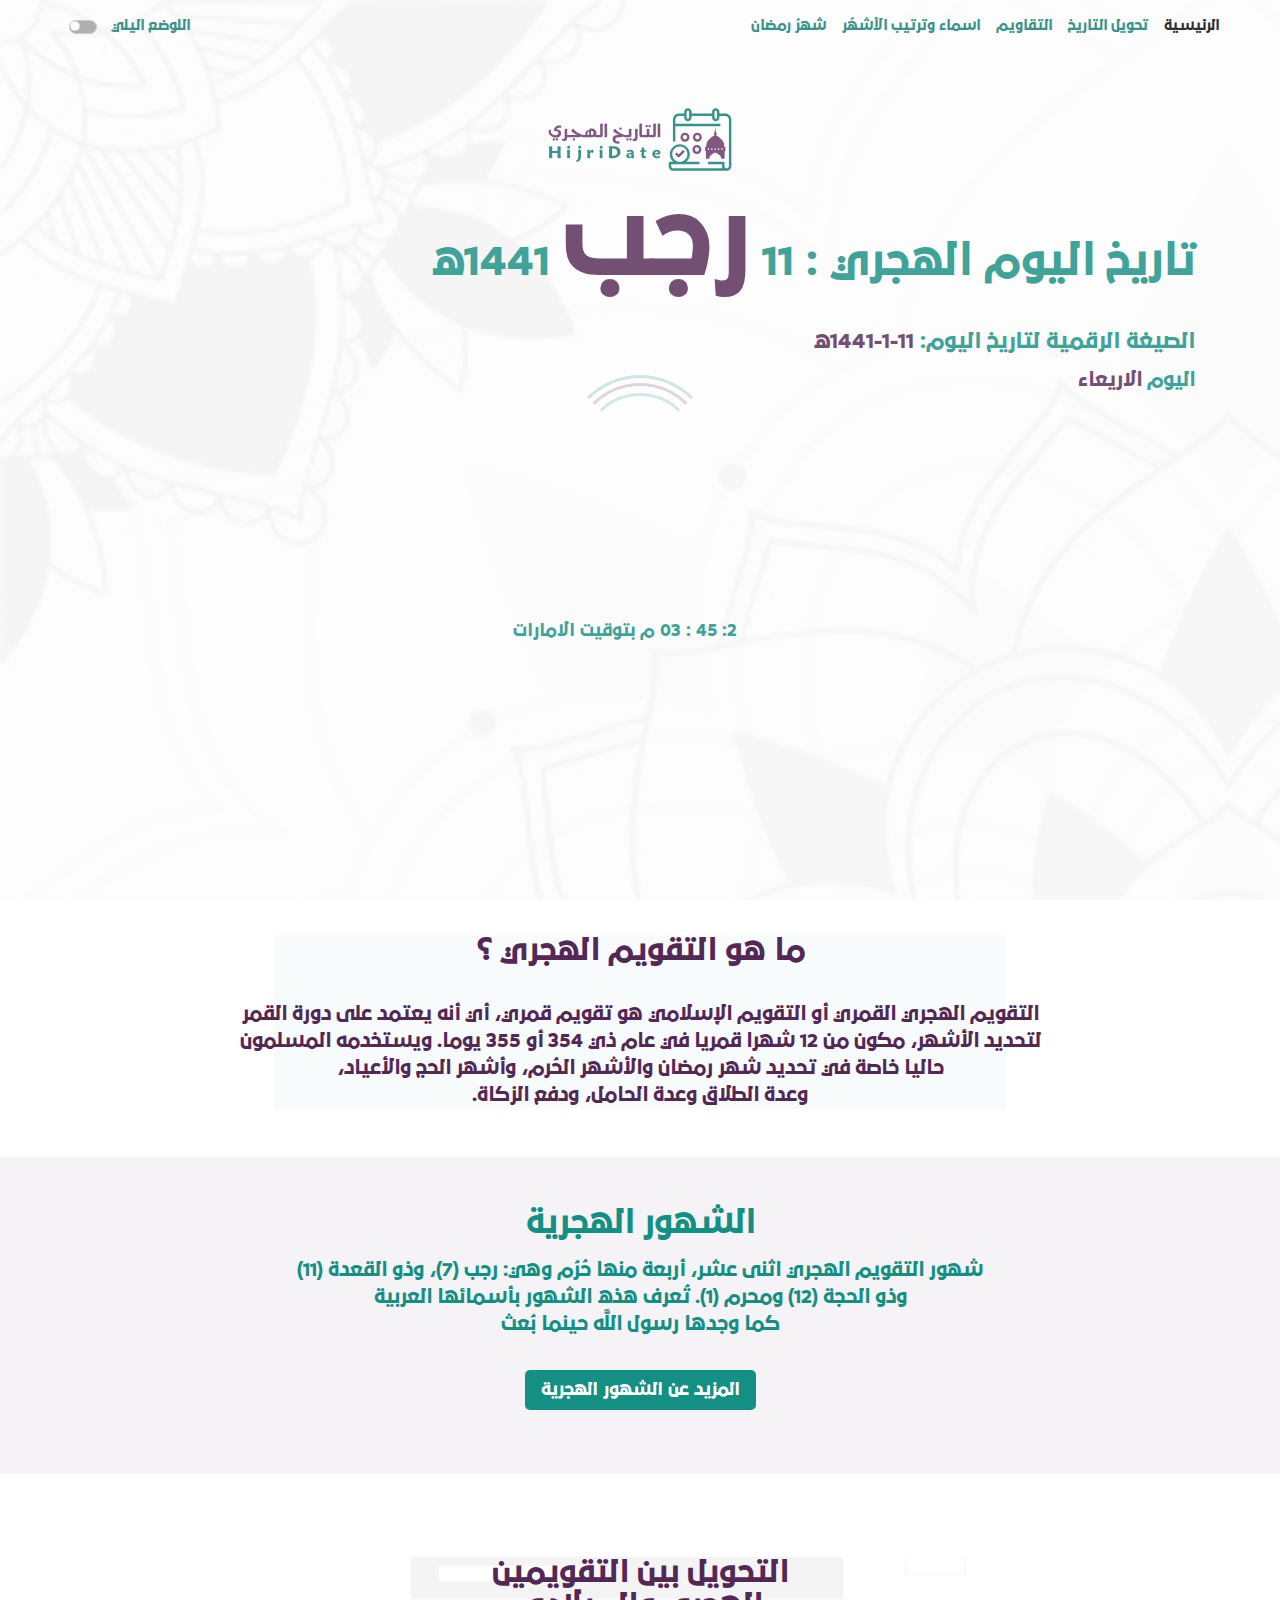
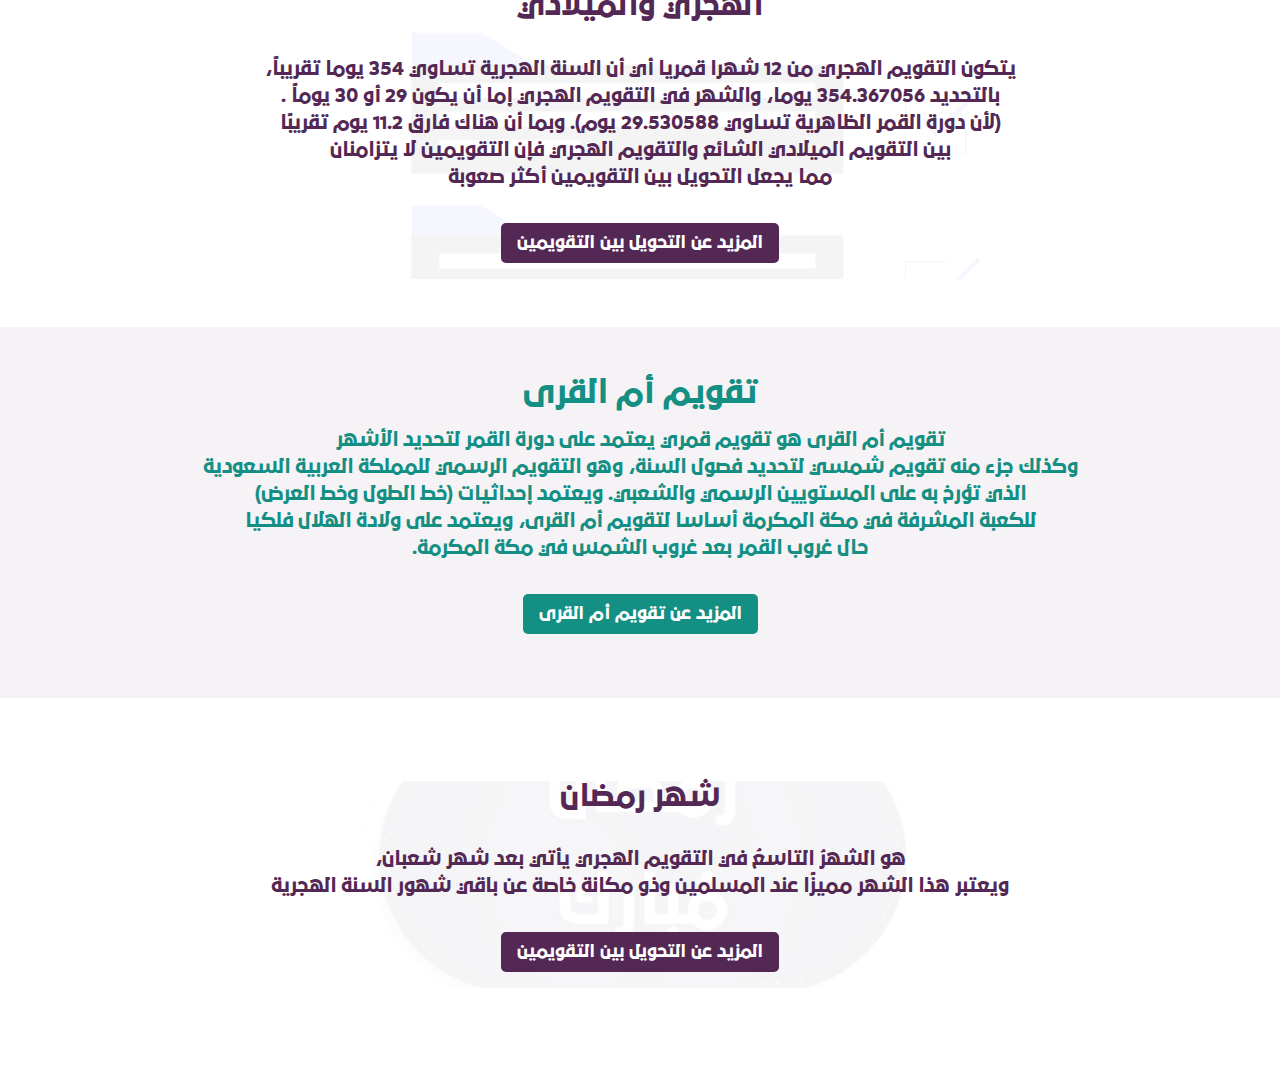
<file: index.html>
<!DOCTYPE html>
<html dir="rtl">

<head>
     <meta charset="UTF-8">
     <meta name="viewport" content="width=device-width, initial-scale=1.0">
     <link rel="stylesheet" href="css/bootstrap.min.css">
     <link rel="stylesheet" href="css/all.min.css">
     <link rel="stylesheet" href="css/pretty-checkbox.min.css">
     <link rel="stylesheet" href="css/main.css">
     <link rel="icon" type="image/png" sizes="32x32" href="img/favicon-32x32.png">

     <title>هجري رئيسي</title>
</head>

<body class="light">
     <header>
          <nav class="navbar navbar-expand-lg navbar-light bg-light px-5">
               <button class="navbar-toggler" type="button" data-toggle="collapse" data-target="#navbarNav"
                    aria-controls="navbarNav" aria-expanded="false" aria-label="Toggle navigation">
                    <span class="navbar-toggler-icon"></span>
               </button>
               <div class="collapse navbar-collapse" id="navbarNav">
                    <ul class="navbar-nav w-100">
                         <li class="nav-item active">
                              <a class="nav-link" href="index.html">الرئيسية <span class="sr-only">(current)</span></a>
                         </li>
                         <li class="nav-item">
                              <a class="nav-link" href="تحويل الي ميلادي.html">تحويل التاريخ</a>
                         </li>
                         <li class="nav-item">
                              <a class="nav-link" href="تقويم هجري.html">التقاويم</a>
                         </li>
                         <li class="nav-item">
                              <a class="nav-link" href="اسماء الهجري.html">اسماء وترتيب الأشهُر</a>
                         </li>
                         <li class="nav-item">
                              <a class="nav-link" href="رمضان ميلادي.html">شهرُ رمضان</a>
                         </li>
                         <li class="nav-item mr-auto">
                              <a class="nav-link" href="#">
                                   <div class="pretty p-switch p-fill">
                                        <input type="checkbox" />
                                        <div class="state">
                                             <label class="mx-2">اللوضع اليلي</label>
                                        </div>
                                   </div>
     
                              </a>
                         </li>
                     
                    </ul>
               </div>
          </nav>
          <div class="container position-relative">
               <div class="img-container text-center h-img hagre-img">
                    <img src="img/التاريخ الهجري-dark.svg" class="img-change-dark" alt="" srcset="">
                    <img src="img/التاريخ الهجري.svg" class="img-change-light" alt="" srcset="">
               </div>
               <div class="big-date">
                    تاريخ اليوم الهجري : 11 <span>رجب</span> 1441ه
               </div>
               <div class="today">
                    الصيغة الرقمية لتاريخ اليوم: <span>11-1-1441ه</span>
               </div>
               <div class="day-in-week">
                    اليوم <span>الاريعاء</span>
               </div>
               <div class="now-time mx-auto">
                    <span>2</span><span>: 45</span> <span>: 03</span> <span>م</span> بتوقيت الامارات
               </div>
          </div>
     </header>
     <section class="layers">
          <div class="container mb-5">

               <div class="layerOne">
                    <div class="layerTwo">
                         <h3 class="text-center color-two month-catgry pb-4 "> ما هو التقويم الهجري ؟</h3>

                         <p class="text-center desc">
                              التقويم الهجري القمري أو التقويم الإسلامي هو تقويم قمري، أي أنه يعتمد على دورة القمر
                              <br>
                              لتحديد الأشهر، مكون من 12 شهرا قمريا في عام ذي 354 أو 355 يوما. ويستخدمه المسلمون
                              <br>
                              حاليا خاصة في تحديد شهر رمضان والأشهر الحُرم، وأشهر الحج والأعياد،
                              <br>
                              وعدة الطلاق وعدة الحامل، ودفع الزكاة.
                         </p>
                    </div>
               </div>
          </div>
     </section>
     <section class="sec-2">
          <div class="container py-5">
               <h2 class="text-center mb-3">الشهور الهجرية</h2>
               <p class="text-center">
                    شهور التقويم الهجري اثنى عشر، أربعة منها حُرُم وهي: رجب (7)، وذو القعدة (11)
                    <br>
                    وذو الحجة (12) ومحرم (1). تُعرف هذه الشهور بأسمائها العربية
                    <br>
                    كما وجدها رسول اللَّه حينما بُعث
               </p>
               <div class="text-center">
                    <button class="py-2 px-3 my-3">المزيد عن الشهور الهجرية</button>
               </div>
          </div>
     </section>
     <section class="layers2">
          <div class="container py-5 ">

               <div class="layerThree">
                    <h3 class="text-center color-two month-catgry pb-4 "> التحويل بين التقويمين <br> الهجري والميلادي</h3>

                    <p class="text-center desc">
                         يتكون التقويم الهجري من 12 شهرا قمريا أي أن السنة الهجرية تساوي 354 يوما تقريباً،
                         <br>
                         بالتحديد 354.367056 يوما، والشهر في التقويم الهجري إما أن يكون 29 أو 30 يوماً .

                         <br>
                         (لأن دورة القمر الظاهرية تساوي 29.530588 يوم). وبما أن هناك فارق 11.2 يوم تقريبًا
                         <br>
                         بين التقويم الميلادي الشائع والتقويم الهجري فإن التقويمين لا يتزامنان
                         <br>
                         مما يجعل التحويل بين التقويمين أكثر صعوبة
                    </p>
                    <div class="text-center">
                         <button class="py-2 px-3 my-3"> المزيد عن التحويل بين التقويمين </button>
                    </div>
               </div>
          </div>
     </section>
     <section class="sec-2">
          <div class="container py-5">
               <h2 class="text-center mb-3"> تقويم أم القرى</h2>
               <p class="text-center">
                    تقويم أم القرى هو تقويم قمري يعتمد على دورة القمر لتحديد الأشهر
                    <br>
                    وكذلك جزء منه تقويم شمسي لتحديد فصول السنة، وهو التقويم الرسمي للمملكة العربية السعودية
                    <br>
                    الذي تؤرخ به على المستويين الرسمي والشعبي. ويعتمد إحداثيات (خط الطول وخط العرض)
               <br>
               للكعبة المشرفة في مكة المكرمة أساسا لتقويم أم القرى، ويعتمد على ولادة الهلال فلكيا 
               <br>
               حال غروب القمر بعد غروب الشمس في مكة المكرمة.
               </p>
               <div class="text-center">
                    <button class="py-2 px-3 my-3"> المزيد عن تقويم أم القرى </button>
               </div>
          </div>
     </section>
     <section class="layers3 mb-5">
          <div class="container py-5 ">

               <div class="layerRamadan">
                    <h3 class="text-center color-two month-catgry pb-4 ">     شهر رمضان</h3>

                    <p class="text-center desc">
                         هو الشهرُ التاسعُ في التقويم الهجري يأتي بعد شهر شعبان،
                                                  <br>
                                                  ويعتبر هذا الشهر مميزًا عند المسلمين وذو مكانة خاصة عن باقي شهور السنة الهجرية
               
                    </p>
                    <div class="text-center">
                         <button class="py-2 px-3 my-3"> المزيد عن التحويل بين التقويمين </button>
                    </div>
               </div>
          </div>
     </section>
     <i class="fas fa-bars" id="bar"></i>
     <div id="side-nav">
          <i class="fas fa-times" id="close-side"></i>
          <ul class=" ">
               <li class=" active">
                    <a class="nav-link" href="index.html">الرئيسية <span class="sr-only">(current)</span></a>
               </li>
               <li class="nav-item">
                    <a class="nav-link" href="تحويل الي ميلادي.html">تحويل التاريخ</a>
               </li>
               <li class="nav-item">
                    <a class="nav-link" href="تقويم هجري.html">التقاويم</a>
               </li>
               <li class="nav-item">
                    <a class="nav-link" href="اسماء الهجري.html">اسماء وترتيب الأشهُر</a>
               </li>
               <li class="nav-item">
                    <a class="nav-link" href="رمضان هجري.html">شهرُ رمضان</a>
               </li>
               <li class="nav-item ">
                         <div class="pretty p-switch p-fill">
                              <input type="checkbox" />
                              <div class="state">
                                   <label class="">اللوضع اليلي</label>
                              </div>
                         </div>
       
               </li>
            
          </ul>
       </div>

     <div id="splash-screen" class="splash-screen">
        <div class="loader"></div>
    </div>
     <script src="js/jquery-3-4-1-min.js"></script>
     <script src="js/bootstrap.min.js"></script>
     <script src="js/main.js"></script>
</body>

</html>
</file>
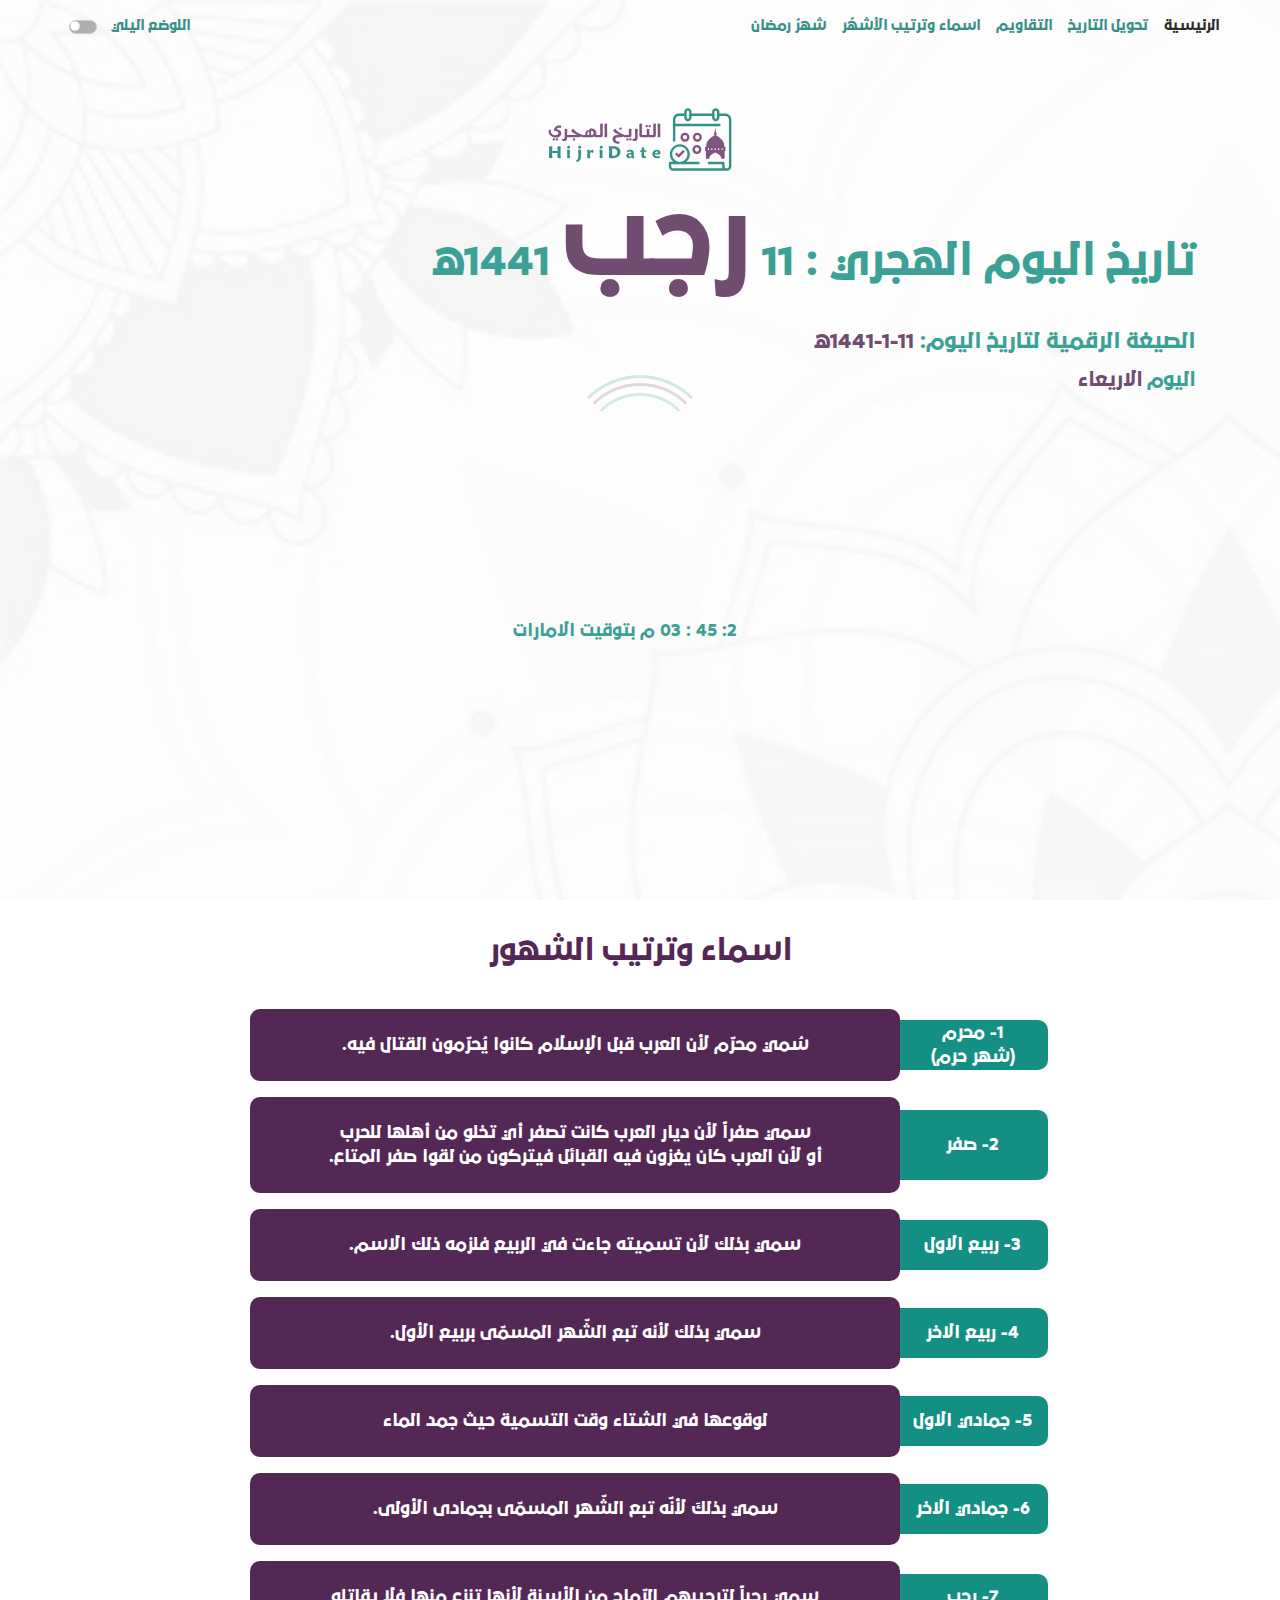
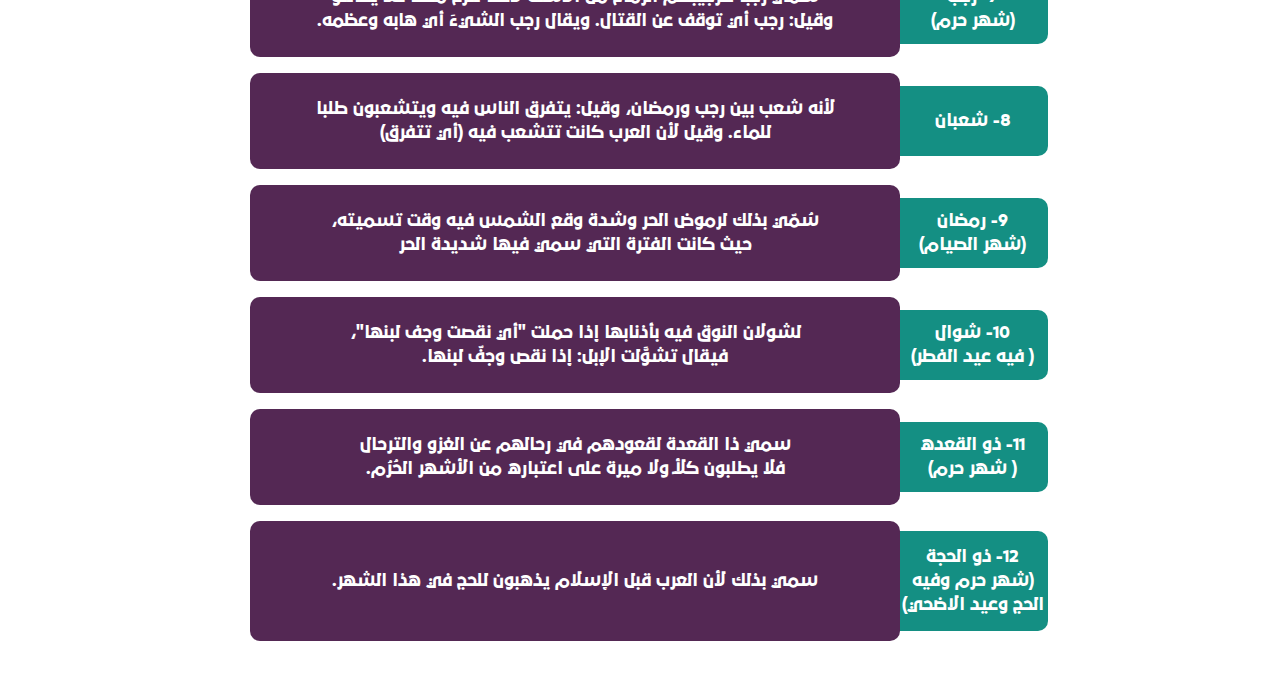
<file: اسماء الهجري.html>
<!DOCTYPE html>
<html dir="rtl">

<head>
     <meta charset="UTF-8">
     <meta name="viewport" content="width=device-width, initial-scale=1.0">
     <link rel="stylesheet" href="css/bootstrap.min.css">
     <link rel="stylesheet" href="css/all.min.css">
     <link rel="stylesheet" href="css/pretty-checkbox.min.css">
     <link rel="stylesheet" href="css/main.css">
     <link href="https://fonts.googleapis.com/css2?family=El+Messiri&display=swap" rel="stylesheet">
<link rel="icon" type="image/png" sizes="32x32" href="img/favicon-32x32.png">

     <title>اسماء الهجري</title>
</head>

<body class="light">
     <header>
          <nav class="navbar navbar-expand-lg navbar-light bg-light px-5">
               <button class="navbar-toggler" type="button" data-toggle="collapse" data-target="#navbarNav"
                    aria-controls="navbarNav" aria-expanded="false" aria-label="Toggle navigation">
                    <span class="navbar-toggler-icon"></span>
               </button>
               <div class="collapse navbar-collapse" id="navbarNav">
                    <ul class="navbar-nav w-100">
                         <li class="nav-item active">
                              <a class="nav-link" href="هجري الرئيسيه.html">الرئيسية <span class="sr-only">(current)</span></a>
                         </li>
                         <li class="nav-item">
                              <a class="nav-link" href="تحويل الي ميلادي.html">تحويل التاريخ</a>
                         </li>
                         <li class="nav-item">
                              <a class="nav-link" href="تقويم هجري.html">التقاويم</a>
                         </li>
                         <li class="nav-item">
                              <a class="nav-link" href="اسماء الهجري.html">اسماء وترتيب الأشهُر</a>
                         </li>
                         <li class="nav-item">
                              <a class="nav-link" href="رمضان ميلادي.html">شهرُ رمضان</a>
                         </li>
                         <li class="nav-item mr-auto">
                              <a class="nav-link" href="#">
                                   <div class="pretty p-switch p-fill">
                                        <input type="checkbox" />
                                        <div class="state">
                                             <label class="mx-2">اللوضع اليلي</label>
                                        </div>
                                   </div>
     
                              </a>
                         </li>
                     
                    </ul>
               </div>
          </nav>
          <div class="container position-relative">
               <div class="img-container text-center h-img hagre-img">
                    <img src="img/التاريخ الهجري-dark.svg" class="img-change-dark" alt="" srcset="">
                    <img src="img/التاريخ الهجري.svg" class="img-change-light" alt="" srcset="">
               </div>
               <div class="big-date">
                    تاريخ اليوم الهجري : 11 <span>رجب</span> 1441ه
               </div>
               <div class="today">
                    الصيغة الرقمية لتاريخ اليوم: <span>11-1-1441ه</span>
               </div>
               <div class="day-in-week">
                    اليوم <span>الاريعاء</span>
               </div>
               <div class="now-time mx-auto">
                    <span>2</span><span>: 45</span> <span>: 03</span> <span>م</span> بتوقيت الامارات
               </div>
          </div>
     </header>
     
     <section class="month-catgry-all">
          <div class="container mb-5">
               <h3 class="text-center color-two month-catgry pb-4 ">اسماء وترتيب الشهور</h3>
               <div class="row my-3">
                    <div class="col-2 m-all-now ">
                         <div class="">
                              <div class="bg-month ">
                                   <div>
                                        1- محرم
                                        <div>(شهر حرم)</div>
                                   </div>
                              </div>
                         </div>
                    </div>
                    <div class="col-7  m-left-all">
                         <div class="bg-month-desc py-4">
                              سُمي محرّم لأن العرب قبل الإسلام كانوا يُحرّمون القتال فيه.
                         </div>
                    </div>
               </div>
               <div class="row my-3">
                    <div class="col-2 m-all-now    ">
                         <div class="">
                              <div class="bg-month alg">
                                   <div>
                                        2-
                                        صفر
                                   </div>
                              </div>
                         </div>
                    </div>
                    <div class="col-7  m-left-all">
                         <div class="bg-month-desc py-4">
                              سمي صفراً لأن ديار العرب كانت تصفر أي تخلو من أهلها للحرب
                              <br>
                              أو لأن العرب كان يغزون فيه القبائل فيتركون من لقوا صفر المتاع.
                         </div>
                    </div>
               </div>
               <div class="row my-3">
                    <div class="col-2 m-all-now    ">
                         <div class="">
                              <div class="bg-month ">
                                   <div>
                                        3-
                                        ربيع الاول
                                   </div>
                              </div>
                         </div>
                    </div>
                    <div class="col-7  m-left-all">
                         <div class="bg-month-desc py-4">
                              سمي بذلك لأن تسميته جاءت في الربيع فلزمه ذلك الاسم.

                         </div>
                    </div>
               </div>
               <div class="row my-3">
                    <div class="col-2 m-all-now    ">
                         <div class="">
                              <div class="bg-month ">
                                   <div>
                                        4-
                                        ربيع الاخر
                                   </div>
                              </div>
                         </div>
                    </div>
                    <div class="col-7  m-left-all">
                         <div class="bg-month-desc py-4">
                              سمي بذلك لأنه تبع الشّهر المسمّى بربيع الأول.
                         </div>
                    </div>
               </div>
               <div class="row my-3">
                    <div class="col-2 m-all-now    ">
                         <div class="">
                              <div class="bg-month ">
                                   <div>
                                        5-
                                        جمادي الاول

                                   </div>
                              </div>
                         </div>
                    </div>
                    <div class="col-7  m-left-all">
                         <div class="bg-month-desc py-4">
                              لوقوعها في الشتاء وقت التسمية حيث جمد الماء </div>
                    </div>
               </div>
               <div class="row my-3">
                    <div class="col-2 m-all-now    ">
                         <div class="">
                              <div class="bg-month ">
                                   <div>
                                        6-
                                        جمادي الاخر

                                   </div>
                              </div>
                         </div>
                    </div>
                    <div class="col-7  m-left-all">
                         <div class="bg-month-desc py-4">
                              سمي بذلكَ لأنّه تبع الشّهر المسمّى بجمادى الأولى. </div>
                    </div>
               </div>
               <div class="row my-3">
                    <div class="col-2 m-all-now    ">
                         <div class="">
                              <div class="bg-month alg">
                                   <div>
                                        7-
                                        رجب
                                        <div>(شهر حرم)</div>

                                   </div>
                              </div>
                         </div>
                    </div>
                    <div class="col-7  m-left-all">
                         <div class="bg-month-desc py-4">
                              سمي رجباً لترجيبهم الرّماح من الأسنة لأنها تنزع منها فلا يقاتلو
                              <br>
                              وقيل: رجب أي توقف عن القتال. ويقال رجب الشيءَ أي هابه وعظمه. </div>
                    </div>
               </div>
               <div class="row my-3">
                    <div class="col-2 m-all-now    ">
                         <div class="">
                              <div class="bg-month alg">
                                   <div>
                                        8-
                                        شعبان

                                   </div>
                              </div>
                         </div>
                    </div>
                    <div class="col-7  m-left-all">
                         <div class="bg-month-desc py-4">
                              لأنه شعب بين رجب ورمضان، وقيل: يتفرق الناس فيه ويتشعبون طلبا
                              <br>
                              للماء. وقيل لأن العرب كانت تتشعب فيه (أي تتفرق) </div>
                    </div>

               </div>
               <div class="row my-3">
                    <div class="col-2 m-all-now    ">
                         <div class="">
                              <div class="bg-month alg">
                                   <div>
                                        9-
                                        رمضان
                                        <div>(شهر الصيام)</div>

                                   </div>
                              </div>
                         </div>
                    </div>
                    <div class="col-7  m-left-all">
                         <div class="bg-month-desc py-4">
                              سُمّي بذلك لرموض الحر وشدة وقع الشمس فيه وقت تسميته،
                              <br>
                              حيث كانت الفترة التي سمي فيها شديدة الحر
                         </div>
                    </div>

               </div>
           


               <div class="row my-3">
                    <div class="col-2 m-all-now    ">
                         <div class="">
                              <div class="bg-month alg">
                                   <div>
                                        10-
                                        شوال
                                        <div>( فيه عيد الفطر)</div>

                                   </div>
                              </div>
                         </div>
                    </div>
                    <div class="col-7  m-left-all">
                         <div class="bg-month-desc py-4">
                              لشولان النوق فيه بأذنابها إذا حملت "أي نقصت وجف لبنها"،
                              <br>
                              فيقال تشوَّلت الإبل: إذا نقص وجفّ لبنها. </div>
                    </div>

               </div>
               <div class="row my-3">
                    <div class="col-2 m-all-now    ">
                         <div class="">
                              <div class="bg-month alg">
                                   <div>
                                        11-
                                        ذو القعده
                                        <div>(   شهر حرم)</div>

                                   </div>
                              </div>
                         </div>
                    </div>
                    <div class="col-7  m-left-all">
                         <div class="bg-month-desc py-4">
                              سمي ذا القعدة لقعودهم في رحالهم عن الغزو والترحال  
                                                            <br>
                                                            فلا يطلبون كلأً ولا ميرة على اعتباره من الأشهر الحُرُم.                         </div>
                    </div>

               </div>
               <div class="row my-3">
                    <div class="col-2 m-all-now">
                         <div class="">
                              <div class="bg-month alg2">
                                   <div>
                                        12-
                                        ذو الحجة
                                        <div>(شهر حرم وفيه<br> الحج وعيد الاضحي)</div>

                                   </div>
                              </div>
                         </div>
                    </div>
                    <div class="col-7  m-left-all">
                         <div class="bg-month-desc py-5">
                              سمي بذلك لأن العرب قبل الإسلام يذهبون للحج في هذا الشهر. 
                         </div>

               </div>
          </section>
          <i class="fas fa-bars" id="bar"></i>
          <div id="side-nav">
               <i class="fas fa-times" id="close-side"></i>
               <ul class=" ">
                    <li class=" active">
                         <a class="nav-link" href="هجري الرئيسيه.html">الرئيسية <span class="sr-only">(current)</span></a>
                    </li>
                    <li class="nav-item">
                         <a class="nav-link" href="تحويل الي ميلادي.html">تحويل التاريخ</a>
                    </li>
                    <li class="nav-item">
                         <a class="nav-link" href="تقويم هجري.html">التقاويم</a>
                    </li>
                    <li class="nav-item">
                         <a class="nav-link" href="اسماء الهجري.html">اسماء وترتيب الأشهُر</a>
                    </li>
                    <li class="nav-item">
                         <a class="nav-link" href="رمضان هجري.html">شهرُ رمضان</a>
                    </li>
                    <li class="nav-item ">
                              <div class="pretty p-switch p-fill">
                                   <input type="checkbox" />
                                   <div class="state">
                                        <label class="">اللوضع اليلي</label>
                                   </div>
                              </div>
            
                    </li>
                 
               </ul>
            </div>
   
          <div id="splash-screen" class="splash-screen">
             <div class="loader"></div>
         </div>
     <script src="js/jquery-3-4-1-min.js"></script>
     <script src="js/bootstrap.min.js"></script>
     <script src="js/main.js"></script>
</body>

</html>
</file>
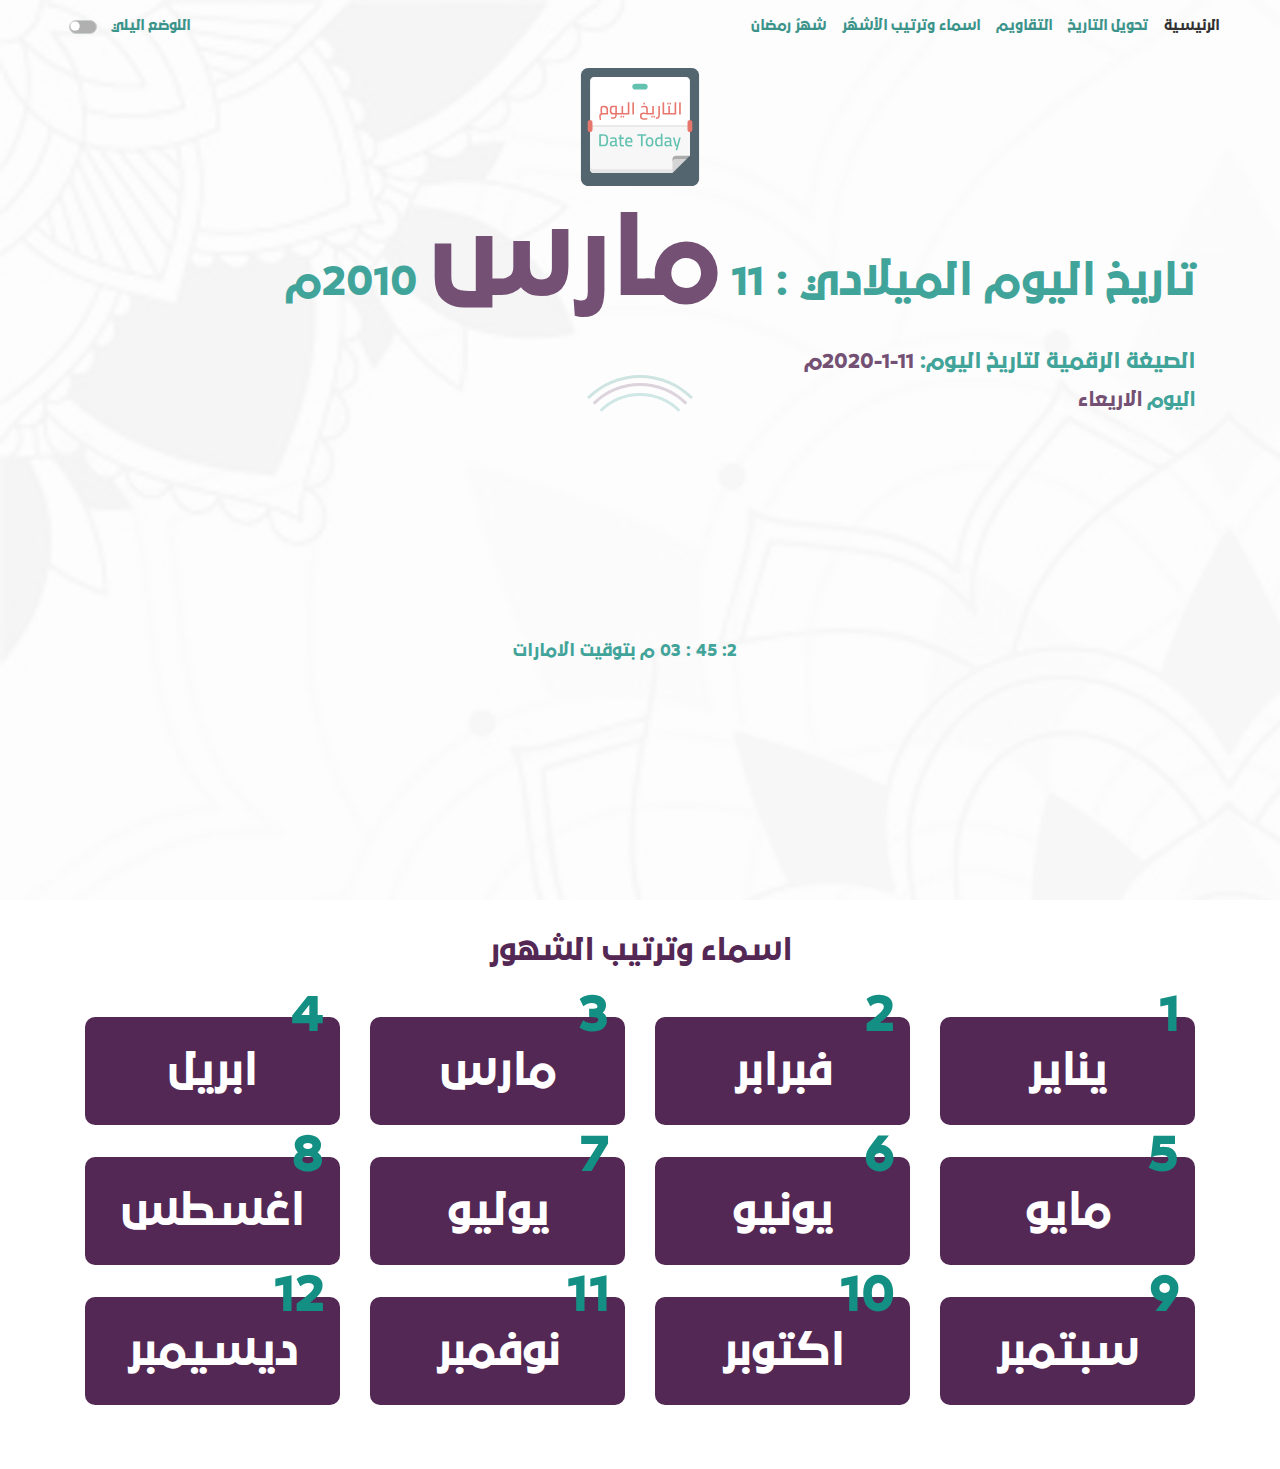
<file: اسماءالميلادي.html>
<!DOCTYPE html>
<html dir="rtl">
<head>
     <meta charset="UTF-8">
     <meta name="viewport" content="width=device-width, initial-scale=1.0">
     <link rel="stylesheet" href="css/bootstrap.min.css">
     <link rel="stylesheet" href="css/all.min.css">
     <link rel="stylesheet" href="css/pretty-checkbox.min.css">
     <link rel="stylesheet" href="css/main.css">
     <link rel="icon" type="image/png" sizes="32x32" href="img/favicon-32x32.png">

     <title>اسماء الميلادي</title>
</head>
<body class="light">
<header>
     <nav class="navbar navbar-expand-lg navbar-light bg-light px-5">
          <button class="navbar-toggler" type="button" data-toggle="collapse" data-target="#navbarNav"
               aria-controls="navbarNav" aria-expanded="false" aria-label="Toggle navigation">
               <span class="navbar-toggler-icon"></span>
          </button>
          <div class="collapse navbar-collapse" id="navbarNav">
               <ul class="navbar-nav w-100">
                    <li class="nav-item active">
                         <a class="nav-link" href="هجري الرئيسيه.html">الرئيسية <span class="sr-only">(current)</span></a>
                    </li>
                    <li class="nav-item">
                         <a class="nav-link" href="تحويل الي ميلادي.html">تحويل التاريخ</a>
                    </li>
                    <li class="nav-item">
                         <a class="nav-link" href="تقويم هجري.html">التقاويم</a>
                    </li>
                    <li class="nav-item">
                         <a class="nav-link" href="اسماء الهجري.html">اسماء وترتيب الأشهُر</a>
                    </li>
                    <li class="nav-item">
                         <a class="nav-link" href="رمضان ميلادي.html">شهرُ رمضان</a>
                    </li>
                    <li class="nav-item mr-auto">
                         <a class="nav-link" href="#">
                              <div class="pretty p-switch p-fill">
                                   <input type="checkbox" />
                                   <div class="state">
                                        <label class="mx-2">اللوضع اليلي</label>
                                   </div>
                              </div>

                         </a>
                    </li>
                
               </ul>
          </div>
     </nav>
     <div class="container position-relative">
          <div class="img-container text-center h-img meladi-img">
               <img src="img/التاريخ اليوم.svg"  alt="" srcset="">
          </div>
          <div class="big-date top-meladi">
               تاريخ اليوم الميلادي : 11 <span>مارس</span> 2010م
          </div>
          <div class="today">
               الصيغة الرقمية لتاريخ اليوم: <span>11-1-2020م</span>
          </div>
          <div class="day-in-week">
               اليوم <span>الاريعاء</span>
          </div>
          <div class="now-time mx-auto">
               <span>2</span><span>: 45</span> <span>: 03</span> <span>م</span> بتوقيت الامارات
          </div>
     </div>
</header>    

<section>
     <div class="container mb-5">
          <h3 class="text-center color-two month-catgry pb-4 ">اسماء وترتيب الشهور</h3>
          <div class="row">
               <div class="col-md-3 my-2">
                    <div class="day-month position-relative my-2 py-4 border-10">
                         <div class="day">1</div>
                         <div class="month-all text-center">يناير</div>
                    </div>
               </div>
               <div class="col-md-3 my-2">
                    <div class="day-month position-relative my-2 py-4 border-10">
                         <div class="day">2</div>
                         <div class="month-all text-center">فبرابر</div>
                    </div>
               </div>
               <div class="col-md-3 my-2">
                    <div class="day-month position-relative my-2 py-4 border-10">
                         <div class="day">3</div>
                         <div class="month-all text-center">مارس</div>
                    </div>
               </div>
               <div class="col-md-3 my-2">
                    <div class="day-month position-relative my-2 py-4 border-10">
                         <div class="day">4</div>
                         <div class="month-all text-center">ابريل</div>
                    </div>
               </div>
               <div class="col-md-3 my-2">
                    <div class="day-month position-relative my-2 py-4 border-10">
                         <div class="day">5</div>
                         <div class="month-all text-center">مايو</div>
                    </div>
               </div>
               <div class="col-md-3 my-2">
                    <div class="day-month position-relative my-2 py-4 border-10">
                         <div class="day">6</div>
                         <div class="month-all text-center">يونيو</div>
                    </div>
               </div>
               <div class="col-md-3 my-2">
                    <div class="day-month position-relative my-2 py-4 border-10">
                         <div class="day">7</div>
                         <div class="month-all text-center">يوليو</div>
                    </div>
               </div>
               <div class="col-md-3 my-2">
                    <div class="day-month position-relative my-2 py-4 border-10">
                         <div class="day">8</div>
                         <div class="month-all text-center">اغسطس</div>
                    </div>
               </div>
               <div class="col-md-3 my-2">
                    <div class="day-month position-relative my-2 py-4 border-10">
                         <div class="day">9</div>
                         <div class="month-all text-center">سبتمبر</div>
                    </div>
               </div>
               <div class="col-md-3 my-2">
                    <div class="day-month position-relative my-2 py-4 border-10">
                         <div class="day">10</div>
                         <div class="month-all text-center">اكتوبر</div>
                    </div>
               </div>
               <div class="col-md-3 my-2">
                    <div class="day-month position-relative my-2 py-4 border-10">
                         <div class="day">11</div>
                         <div class="month-all text-center">نوفمبر</div>
                    </div>
               </div>
               <div class="col-md-3 my-2">
                    <div class="day-month position-relative my-2 py-4 border-10">
                         <div class="day">12</div>
                         <div class="month-all text-center">ديسيمبر</div>
                    </div>
               </div>
          </div>
     </div>
</section>
<i class="fas fa-bars" id="bar"></i>
<div id="side-nav">
   <i class="fas fa-times" id="close-side"></i>
   <ul class=" ">
        <li class=" active">
             <a class="nav-link" href="هجري الرئيسيه.html">الرئيسية <span class="sr-only">(current)</span></a>
        </li>
        <li class="nav-item">
             <a class="nav-link" href="تحويل الي ميلادي.html">تحويل التاريخ</a>
        </li>
        <li class="nav-item">
             <a class="nav-link" href="تقويم هجري.html">التقاويم</a>
        </li>
        <li class="nav-item">
             <a class="nav-link" href="اسماء الهجري.html">اسماء وترتيب الأشهُر</a>
        </li>
        <li class="nav-item">
             <a class="nav-link" href="رمضان هجري.html">شهرُ رمضان</a>
        </li>
        <li class="nav-item ">
                  <div class="pretty p-switch p-fill">
                       <input type="checkbox" />
                       <div class="state">
                            <label class="">اللوضع اليلي</label>
                       </div>
                  </div>

        </li>
     
   </ul>
</div>

<div id="splash-screen" class="splash-screen">
   <div class="loader"></div>
</div>
     <script src="js/jquery-3-4-1-min.js"></script>
     <script src="js/bootstrap.min.js"></script>
     <script src="js/main.js"></script>
</body>
</html>
</file>
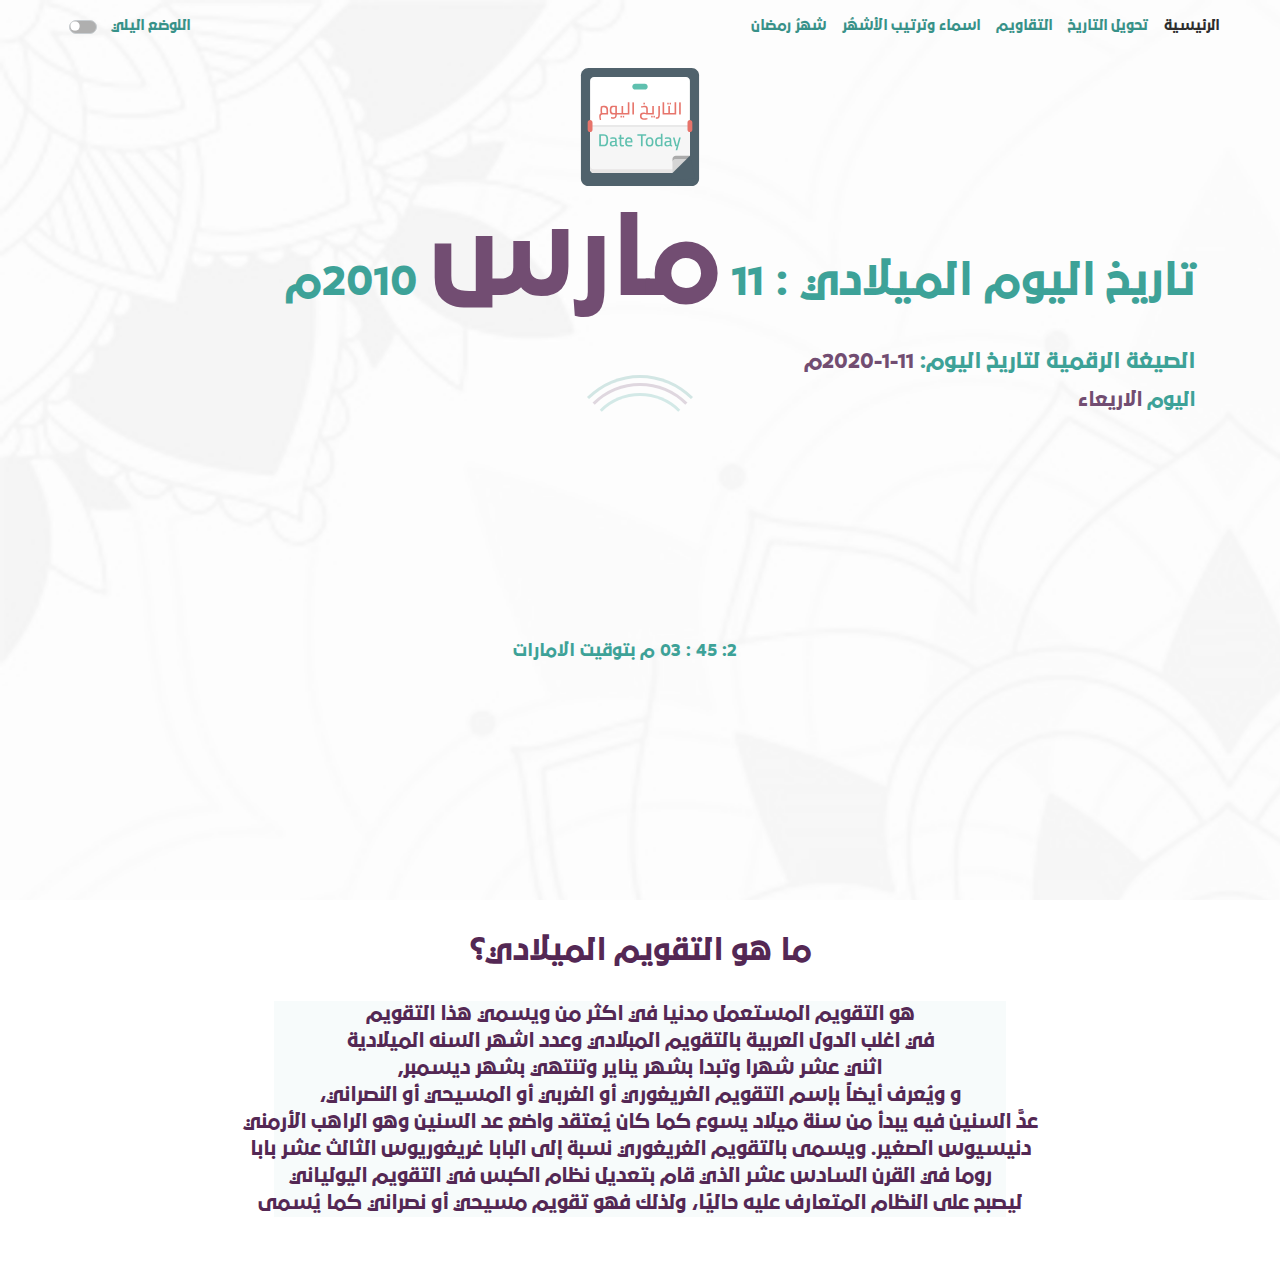
<file: الرئيسية الميلادي.html>
<!DOCTYPE html>
<html dir="rtl">
<head>
     <meta charset="UTF-8">
     <meta name="viewport" content="width=device-width, initial-scale=1.0">
     <link rel="stylesheet" href="css/bootstrap.min.css">
     <link rel="stylesheet" href="css/all.min.css">
     <link rel="stylesheet" href="css/pretty-checkbox.min.css">
     <link rel="stylesheet" href="css/main.css">
     <link rel="icon" type="image/png" sizes="32x32" href="img/favicon-32x32.png">

     <title>الرئيسيه الميلادي</title>
</head>
<body class="light">
<header>
     <nav class="navbar navbar-expand-lg navbar-light bg-light px-5">
          <button class="navbar-toggler" type="button" data-toggle="collapse" data-target="#navbarNav"
               aria-controls="navbarNav" aria-expanded="false" aria-label="Toggle navigation">
               <span class="navbar-toggler-icon"></span>
          </button>
          <div class="collapse navbar-collapse" id="navbarNav">
               <ul class="navbar-nav w-100">
                    <li class="nav-item active">
                         <a class="nav-link" href="هجري الرئيسيه.html">الرئيسية <span class="sr-only">(current)</span></a>
                    </li>
                    <li class="nav-item">
                         <a class="nav-link" href="تحويل الي ميلادي.html">تحويل التاريخ</a>
                    </li>
                    <li class="nav-item">
                         <a class="nav-link" href="تقويم هجري.html">التقاويم</a>
                    </li>
                    <li class="nav-item">
                         <a class="nav-link" href="اسماء الهجري.html">اسماء وترتيب الأشهُر</a>
                    </li>
                    <li class="nav-item">
                         <a class="nav-link" href="رمضان ميلادي.html">شهرُ رمضان</a>
                    </li>
                    <li class="nav-item mr-auto">
                         <a class="nav-link" href="#">
                              <div class="pretty p-switch p-fill">
                                   <input type="checkbox" />
                                   <div class="state">
                                        <label class="mx-2">اللوضع اليلي</label>
                                   </div>
                              </div>

                         </a>
                    </li>
                
               </ul>
          </div>
     </nav>
     <div class="container position-relative">
          <div class="img-container text-center h-img meladi-img ">
               <img src="img/التاريخ اليوم.svg"  alt="" srcset="">
          </div>
          <div class="big-date top-meladi">
               تاريخ اليوم الميلادي : 11 <span>مارس</span> 2010م
          </div>
          <div class="today">
               الصيغة الرقمية لتاريخ اليوم: <span>11-1-2020م</span>
          </div>
          <div class="day-in-week">
               اليوم <span>الاريعاء</span>
          </div>
          <div class="now-time mx-auto">
               <span>2</span><span>: 45</span> <span>: 03</span> <span>م</span> بتوقيت الامارات
          </div>
     </div>
</header>    
<section class="layers">
 <div class="container mb-5">
     <h3 class="text-center color-two month-catgry pb-4 ">     ما هو التقويم الميلادي؟</h3>

      <div class="layerOne">
           <div class="layerTwo">
<p class="text-center desc">
     هو التقويم المستعمل مدنيا في اكثر من ويسمي هذا التقويم 
     <br> في اغلب الدول العربية بالتقويم المبلادي وعدد اشهر السنه الميلادية
     <br>
     اثني عشر شهرا وتبدا بشهر يناير وتنتهي بشهر ديسمبر,
      <br>
     و  ويُعرف أيضاً بإسم التقويم الغريغوري أو الغربي أو المسيحي أو النصراني،
     <br>
      عدَّ السنين فيه يبدأ من سنة ميلاد يسوع كما كان يُعتقد واضع عد السنين وهو الراهب الأرمني 
      <br>
     دنيسيوس الصغير. ويسمى بالتقويم الغريغوري نسبة إلى البابا غريغوريوس الثالث عشر بابا 
     <br>
     روما في القرن السادس عشر الذي قام بتعديل نظام الكبس في التقويم اليولياني 
     <br>
     ليصبح على النظام المتعارف عليه حاليًا، ولذلك فهو تقويم مسيحي أو نصراني كما يُسمى
</p>
           </div>
      </div>
 </div>
</section>
<i class="fas fa-bars" id="bar"></i>
<div id="side-nav">
     <i class="fas fa-times" id="close-side"></i>
     <ul class=" ">
          <li class=" active">
               <a class="nav-link" href="هجري الرئيسيه.html">الرئيسية <span class="sr-only">(current)</span></a>
          </li>
          <li class="nav-item">
               <a class="nav-link" href="تحويل الي ميلادي.html">تحويل التاريخ</a>
          </li>
          <li class="nav-item">
               <a class="nav-link" href="تقويم هجري.html">التقاويم</a>
          </li>
          <li class="nav-item">
               <a class="nav-link" href="اسماء الهجري.html">اسماء وترتيب الأشهُر</a>
          </li>
          <li class="nav-item">
               <a class="nav-link" href="رمضان هجري.html">شهرُ رمضان</a>
          </li>
          <li class="nav-item ">
                    <div class="pretty p-switch p-fill">
                         <input type="checkbox" />
                         <div class="state">
                              <label class="">اللوضع اليلي</label>
                         </div>
                    </div>
  
          </li>
       
     </ul>
  </div>

<div id="splash-screen" class="splash-screen">
   <div class="loader"></div>
</div>
     <script src="js/jquery-3-4-1-min.js"></script>
     <script src="js/bootstrap.min.js"></script>
     <script src="js/main.js"></script>
</body>
</html>
</file>
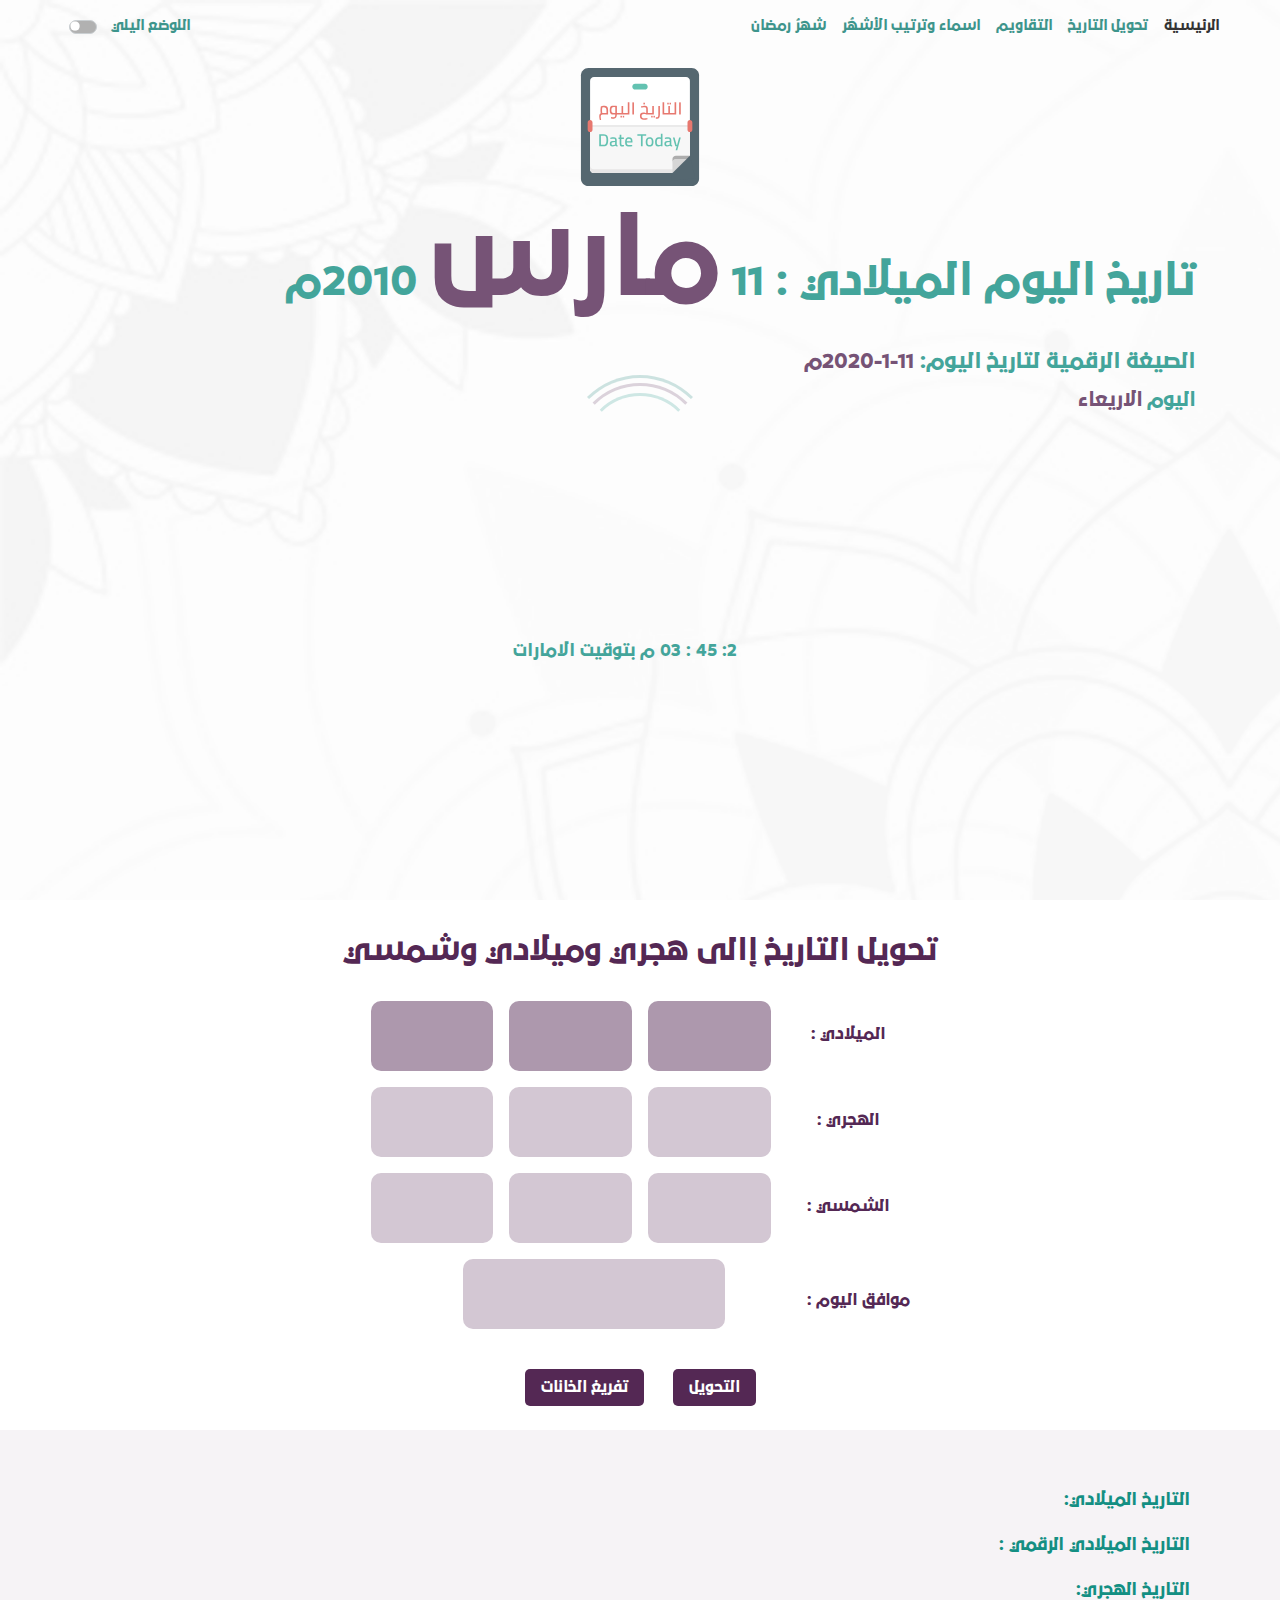
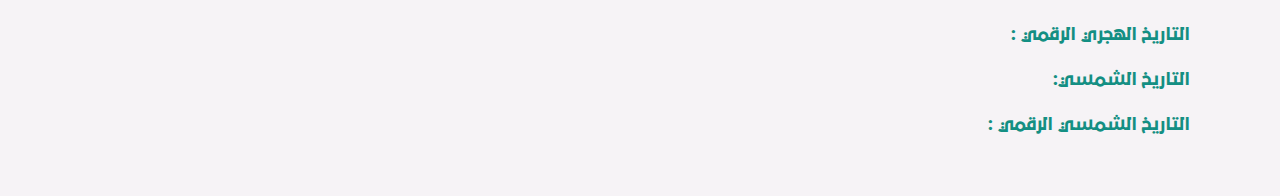
<file: تحويل الي ميلادي.html>
<!DOCTYPE html>
<html dir="rtl">

<head>
     <meta charset="UTF-8">
     <meta name="viewport" content="width=device-width, initial-scale=1.0">
     <link rel="stylesheet" href="css/bootstrap.min.css">
     <link rel="stylesheet" href="css/all.min.css">
     <link rel="stylesheet" href="css/pretty-checkbox.min.css">
     <link rel="stylesheet" href="css/main.css">
     <link rel="icon" type="image/png" sizes="32x32" href="img/favicon-32x32.png">

     <title>تحويل الي ميلادي</title>
</head>

<body class="light">
     <header>
          <nav class="navbar navbar-expand-lg navbar-light bg-light px-5">
               <button class="navbar-toggler" type="button" data-toggle="collapse" data-target="#navbarNav"
                    aria-controls="navbarNav" aria-expanded="false" aria-label="Toggle navigation">
                    <span class="navbar-toggler-icon"></span>
               </button>
               <div class="collapse navbar-collapse" id="navbarNav">
                    <ul class="navbar-nav w-100">
                         <li class="nav-item active">
                              <a class="nav-link" href="هجري الرئيسيه.html">الرئيسية <span class="sr-only">(current)</span></a>
                         </li>
                         <li class="nav-item">
                              <a class="nav-link" href="تحويل الي ميلادي.html">تحويل التاريخ</a>
                         </li>
                         <li class="nav-item">
                              <a class="nav-link" href="تقويم هجري.html">التقاويم</a>
                         </li>
                         <li class="nav-item">
                              <a class="nav-link" href="اسماء الهجري.html">اسماء وترتيب الأشهُر</a>
                         </li>
                         <li class="nav-item">
                              <a class="nav-link" href="رمضان ميلادي.html">شهرُ رمضان</a>
                         </li>
                         <li class="nav-item mr-auto">
                              <a class="nav-link" href="#">
                                   <div class="pretty p-switch p-fill">
                                        <input type="checkbox" />
                                        <div class="state">
                                             <label class="mx-2">اللوضع اليلي</label>
                                        </div>
                                   </div>
     
                              </a>
                         </li>
                     
                    </ul>
               </div>
          </nav>
          <div class="container position-relative">
               <div class="img-container text-center h-img meladi-img">
                    <img src="img/التاريخ اليوم.svg"  alt="" srcset="">
               </div>
               <div class="big-date top-meladi">
                    تاريخ اليوم الميلادي : 11 <span>مارس</span> 2010م
               </div>
               <div class="today">
                    الصيغة الرقمية لتاريخ اليوم: <span>11-1-2020م</span>
               </div>
               <div class="day-in-week">
                    اليوم <span>الاريعاء</span>
               </div>
               <div class="now-time mx-auto">
                    <span>2</span><span>: 45</span> <span>: 03</span> <span>م</span> بتوقيت الامارات
               </div>
          </div>
      
     </header>  
     <section class="convert">
          <div class="container">
            <h3 class="text-center color-two month-catgry pb-4 "> تحويل التاريخ إالى هجري وميلادي وشمسي    </h6>
          <div class="row mx-auto head-inp my-4">
            <div class="col-3 mb-3 px-2 d-flex justify-content-center align-items-center  color-label">الميلادي : </div>
            <div class="col-3 mb-3 px-2">
                 <input type="text" class="box-inp border-10 w-100 inp">
            </div>
            <div class="col-3 mb-3 px-2">
                 <input type="text" class="box-inp border-10 w-100 inp">
  
            </div>
            <div class="col-3 mb-3 px-2">
                 <input type="text" class="box-inp border-10 w-100 inp">
  
            </div>
       </div>
       <div class="row mx-auto head-inp my-3">
            <div class="col-3 mb-3 px-2 d-flex justify-content-center align-items-center  color-label">الهجري : </div>
         
            <div class="col-3 mb-3 px-2">
                 <input type="text" class="bottom-inp border-10 w-100 inp">
  
            </div>
            <div class="col-3 mb-3 px-2">
                 <input type="text" class="bottom-inp border-10 w-100 inp">
  
            </div>
            <div class="col-3 mb-3 px-2">
                 <input type="text" class="bottom-inp border-10 w-100 inp">
  
            </div>
       </div>
       <div class="row mx-auto head-inp my-3">
            <div class="col-3 mb-3 px-2 d-flex justify-content-center align-items-center  color-label">الشمسي :</div>
            <div class="col-3 mb-3 px-2">
                 <input type="text" class="bottom-inp border-10 w-100 inp">
  
            </div>
            <div class="col-3 mb-3 px-2">
                 <input type="text" class="bottom-inp border-10 w-100 inp">
  
            </div>
            <div class="col-3 mb-3 px-2">
                 <input type="text" class="bottom-inp border-10 w-100 inp">
  
            </div>
       </div>
       <div class="row mx-auto my-3">
            <div class="col-4  px-2 d-flex  align-items-center color-label">موافق اليوم 
            :
            </div>
            <div class="col-6 mb-3 px-2 ml-auto">
                 <input type="text" class="bottom-inp border-10 w-100 inp">
            </div>
        
       </div>
       <div class="text-center my-4 btn-convert">
            <button class=" px-3 py-2 border-5">التحويل</button>
            <button class="mr-4 px-3 py-2 border-5" id="reset-inp">تفريغ الخانات</button>
       </div>
            </div>
     </section>
       <section class="sec-2 sec-convert-2">
            <div class="container py-5">
                 <ul>
                      <li>التاريخ الميلادي: </li>
                      <li>التاريخ الميلادي الرقمي :  </li>
                      <li>التاريخ الهجري: </li>
                      <li>التاريخ الهجري الرقمي :  </li>
                      <li>التاريخ الشمسي: </li>
                      <li>التاريخ الشمسي الرقمي :  </li>
                 </ul>
               
  
            </div>
       </section>
       <i class="fas fa-bars" id="bar"></i>
       <div id="side-nav">
          <i class="fas fa-times" id="close-side"></i>
          <ul class=" ">
               <li class=" active">
                    <a class="nav-link" href="هجري الرئيسيه.html">الرئيسية <span class="sr-only">(current)</span></a>
               </li>
               <li class="nav-item">
                    <a class="nav-link" href="تحويل الي ميلادي.html">تحويل التاريخ</a>
               </li>
               <li class="nav-item">
                    <a class="nav-link" href="تقويم هجري.html">التقاويم</a>
               </li>
               <li class="nav-item">
                    <a class="nav-link" href="اسماء الهجري.html">اسماء وترتيب الأشهُر</a>
               </li>
               <li class="nav-item">
                    <a class="nav-link" href="رمضان هجري.html">شهرُ رمضان</a>
               </li>
               <li class="nav-item ">
                         <div class="pretty p-switch p-fill">
                              <input type="checkbox" />
                              <div class="state">
                                   <label class="">اللوضع اليلي</label>
                              </div>
                         </div>
       
               </li>
            
          </ul>
       </div>

       <div id="splash-screen" class="splash-screen">
          <div class="loader"></div>
      </div>
  

     <script src="js/jquery-3-4-1-min.js"></script>
     <script src="js/bootstrap.min.js"></script>
     <script src="js/main.js"></script>
</body>

</html>
</file>
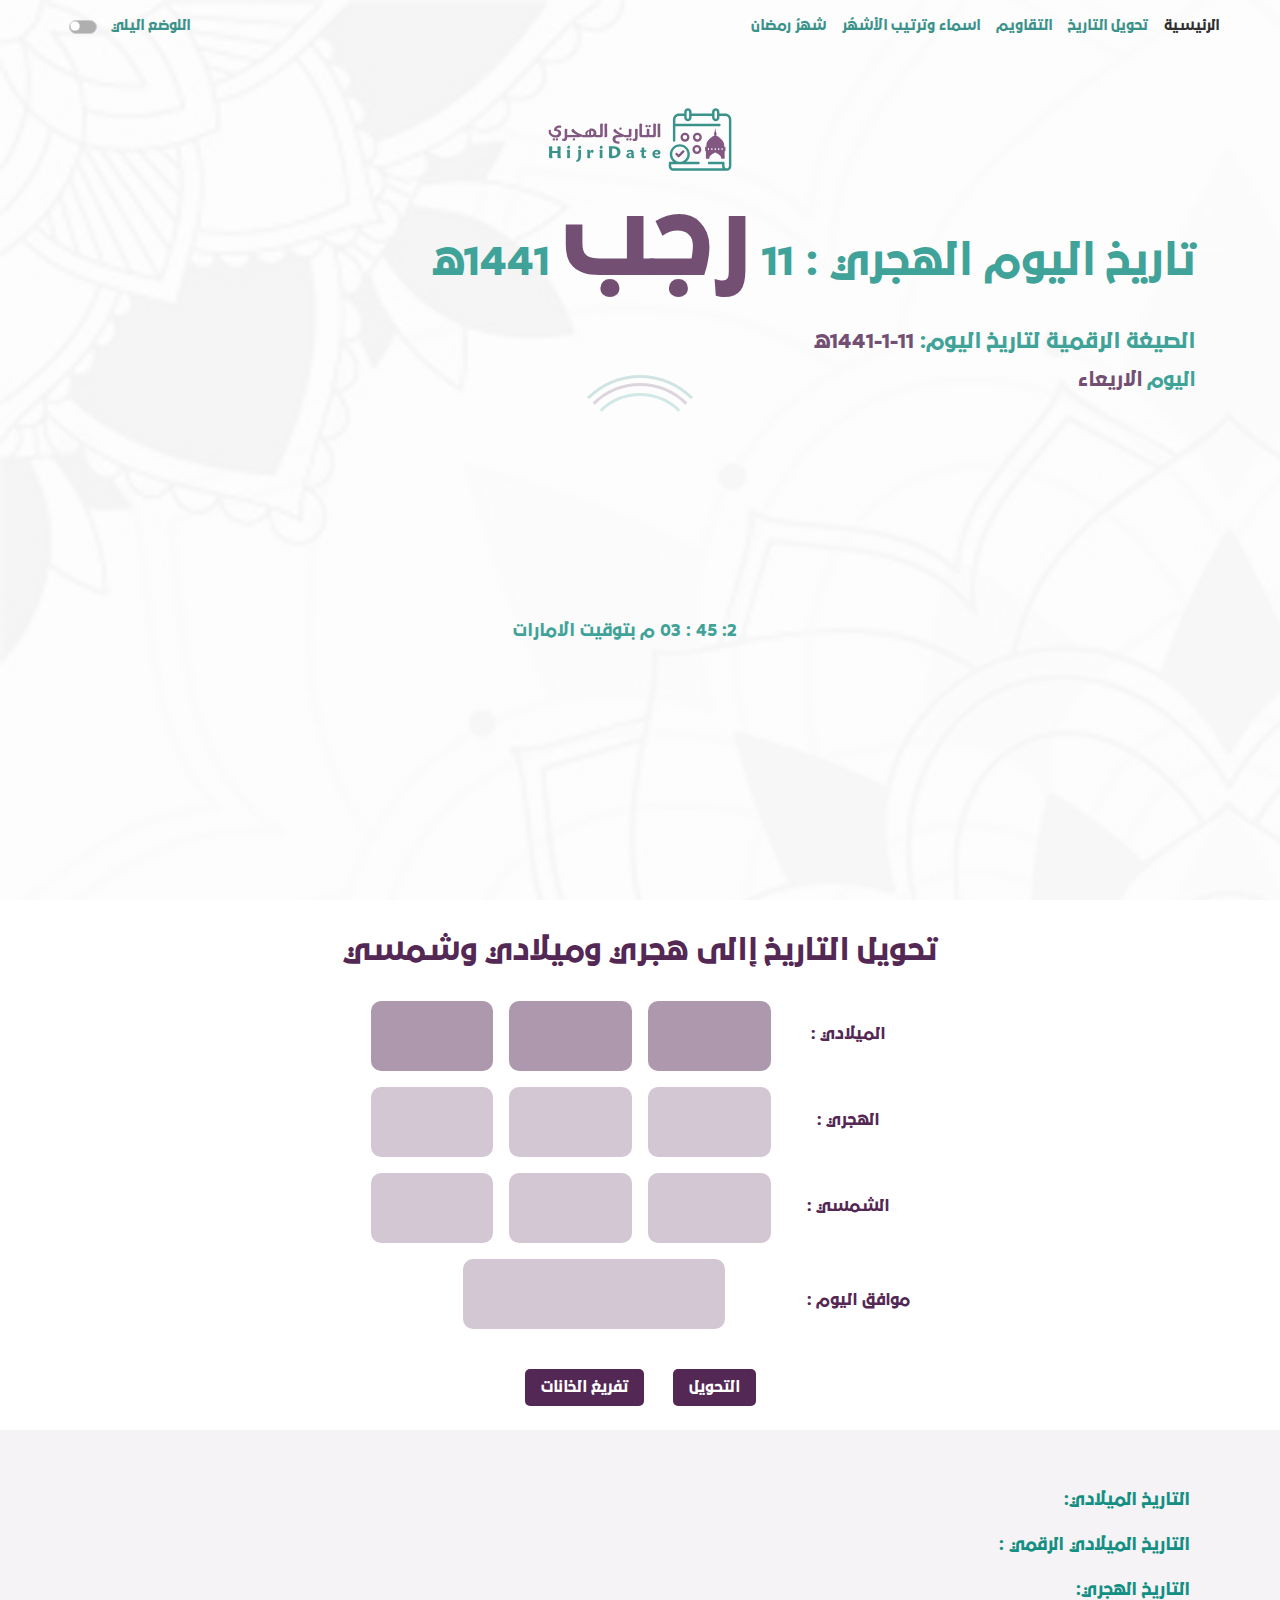
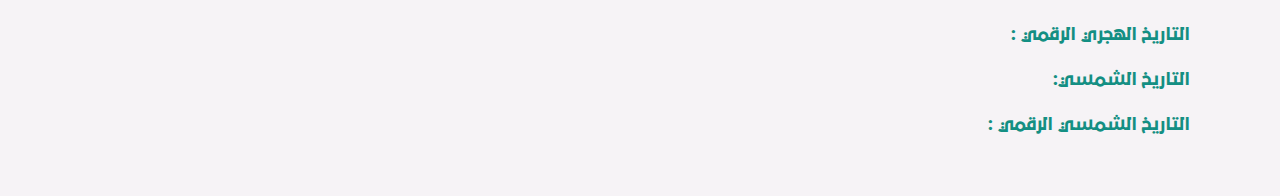
<file: تحويل الي هجري.html>
<!DOCTYPE html>
<html dir="rtl">

<head>
     <meta charset="UTF-8">
     <meta name="viewport" content="width=device-width, initial-scale=1.0">
     <link rel="stylesheet" href="css/bootstrap.min.css">
     <link rel="stylesheet" href="css/all.min.css">
     <link rel="stylesheet" href="css/pretty-checkbox.min.css">
     <link rel="stylesheet" href="css/main.css">
     <link rel="icon" type="image/png" sizes="32x32" href="img/favicon-32x32.png">

     <title>تحويل الي هجي</title>
</head>

<body class="light">
     <header>
          <nav class="navbar navbar-expand-lg navbar-light bg-light px-5">
               <button class="navbar-toggler" type="button" data-toggle="collapse" data-target="#navbarNav"
                    aria-controls="navbarNav" aria-expanded="false" aria-label="Toggle navigation">
                    <span class="navbar-toggler-icon"></span>
               </button>
               <div class="collapse navbar-collapse" id="navbarNav">
                    <ul class="navbar-nav w-100">
                         <li class="nav-item active">
                              <a class="nav-link" href="هجري الرئيسيه.html">الرئيسية <span class="sr-only">(current)</span></a>
                         </li>
                         <li class="nav-item">
                              <a class="nav-link" href="تحويل الي ميلادي.html">تحويل التاريخ</a>
                         </li>
                         <li class="nav-item">
                              <a class="nav-link" href="تقويم هجري.html">التقاويم</a>
                         </li>
                         <li class="nav-item">
                              <a class="nav-link" href="اسماء الهجري.html">اسماء وترتيب الأشهُر</a>
                         </li>
                         <li class="nav-item">
                              <a class="nav-link" href="رمضان ميلادي.html">شهرُ رمضان</a>
                         </li>
                         <li class="nav-item mr-auto">
                              <a class="nav-link" href="#">
                                   <div class="pretty p-switch p-fill">
                                        <input type="checkbox" />
                                        <div class="state">
                                             <label class="mx-2">اللوضع اليلي</label>
                                        </div>
                                   </div>
     
                              </a>
                         </li>
                     
                    </ul>
               </div>
          </nav>

          <div class="container position-relative">
               <div class="img-container text-center h-img hagre-img">
                    <img src="img/التاريخ الهجري-dark.svg" class="img-change-dark" alt="" srcset="">
                    <img src="img/التاريخ الهجري.svg" class="img-change-light" alt="" srcset="">
               </div>
               <div class="big-date">
                    تاريخ اليوم الهجري : 11 <span>رجب</span> 1441ه
               </div>
               <div class="today">
                    الصيغة الرقمية لتاريخ اليوم: <span>11-1-1441ه</span>
               </div>
               <div class="day-in-week">
                    اليوم <span>الاريعاء</span>
               </div>
               <div class="now-time mx-auto">
                    <span>2</span><span>: 45</span> <span>: 03</span> <span>م</span> بتوقيت الامارات
               </div>
          </div>
     </header>
   <section class="convert">
        <div class="container">
          <h3 class="text-center color-two month-catgry pb-4 "> تحويل التاريخ إالى هجري وميلادي وشمسي    </h6>
        <div class="row mx-auto head-inp my-4">
          <div class="col-3 mb-3 px-2 d-flex justify-content-center align-items-center  color-label">الميلادي : </div>
          <div class="col-3 mb-3 px-2">
               <input type="text" class="box-inp border-10 w-100 inp">
          </div>
          <div class="col-3 mb-3 px-2">
               <input type="text" class="box-inp border-10 w-100 inp">

          </div>
          <div class="col-3 mb-3 px-2">
               <input type="text" class="box-inp border-10 w-100 inp">

          </div>
     </div>
     <div class="row mx-auto head-inp my-3">
          <div class="col-3 mb-3 px-2 d-flex justify-content-center align-items-center  color-label">الهجري : </div>
       
          <div class="col-3 mb-3 px-2">
               <input type="text" class="bottom-inp border-10 w-100 inp">

          </div>
          <div class="col-3 mb-3 px-2">
               <input type="text" class="bottom-inp border-10 w-100 inp">

          </div>
          <div class="col-3 mb-3 px-2">
               <input type="text" class="bottom-inp border-10 w-100 inp">

          </div>
     </div>
     <div class="row mx-auto head-inp my-3">
          <div class="col-3 mb-3 px-2 d-flex justify-content-center align-items-center  color-label">الشمسي : </div>
          <div class="col-3 mb-3 px-2">
               <input type="text" class="bottom-inp border-10 w-100 inp">

          </div>
          <div class="col-3 mb-3 px-2">
               <input type="text" class="bottom-inp border-10 w-100 inp">

          </div>
          <div class="col-3 mb-3 px-2">
               <input type="text" class="bottom-inp border-10 w-100 inp">

          </div>
     </div>
     <div class="row mx-auto my-3">
          <div class="col-4  px-2 d-flex  align-items-center color-label">موافق اليوم 
          :
          </div>
          <div class="col-6 mb-3 px-2 ml-auto">
               <input type="text" class="bottom-inp border-10 w-100 inp inp">
          </div>
      
     </div>
     <div class="text-center my-4 btn-convert">
          <button class=" px-3 py-2 border-5">التحويل</button>
          <button class="mr-4 px-3 py-2 border-5" id="reset-inp">تفريغ الخانات</button>
     </div>
          </div>
   </section>
     <section class="sec-2 sec-convert-2">
          <div class="container py-5">
               <ul>
                    <li>التاريخ الميلادي: </li>
                    <li>التاريخ الميلادي الرقمي :  </li>
                    <li>التاريخ الهجري: </li>
                    <li>التاريخ الهجري الرقمي :  </li>
                    <li>التاريخ الشمسي: </li>
                    <li>التاريخ الشمسي الرقمي :  </li>
               </ul>
             

          </div>
     </section>
     <i class="fas fa-bars" id="bar"></i>
     <div id="side-nav">
          <i class="fas fa-times" id="close-side"></i>
          <ul class=" ">
               <li class=" active">
                    <a class="nav-link" href="هجري الرئيسيه.html">الرئيسية <span class="sr-only">(current)</span></a>
               </li>
               <li class="nav-item">
                    <a class="nav-link" href="تحويل الي ميلادي.html">تحويل التاريخ</a>
               </li>
               <li class="nav-item">
                    <a class="nav-link" href="تقويم هجري.html">التقاويم</a>
               </li>
               <li class="nav-item">
                    <a class="nav-link" href="اسماء الهجري.html">اسماء وترتيب الأشهُر</a>
               </li>
               <li class="nav-item">
                    <a class="nav-link" href="رمضان هجري.html">شهرُ رمضان</a>
               </li>
               <li class="nav-item ">
                         <div class="pretty p-switch p-fill">
                              <input type="checkbox" />
                              <div class="state">
                                   <label class="">اللوضع اليلي</label>
                              </div>
                         </div>
       
               </li>
            
          </ul>
       </div>

     <div id="splash-screen" class="splash-screen">
        <div class="loader"></div>
    </div>
     <script src="js/jquery-3-4-1-min.js"></script>
     <script src="js/bootstrap.min.js"></script>
     <script src="js/main.js"></script>
</body>

</html>
</file>
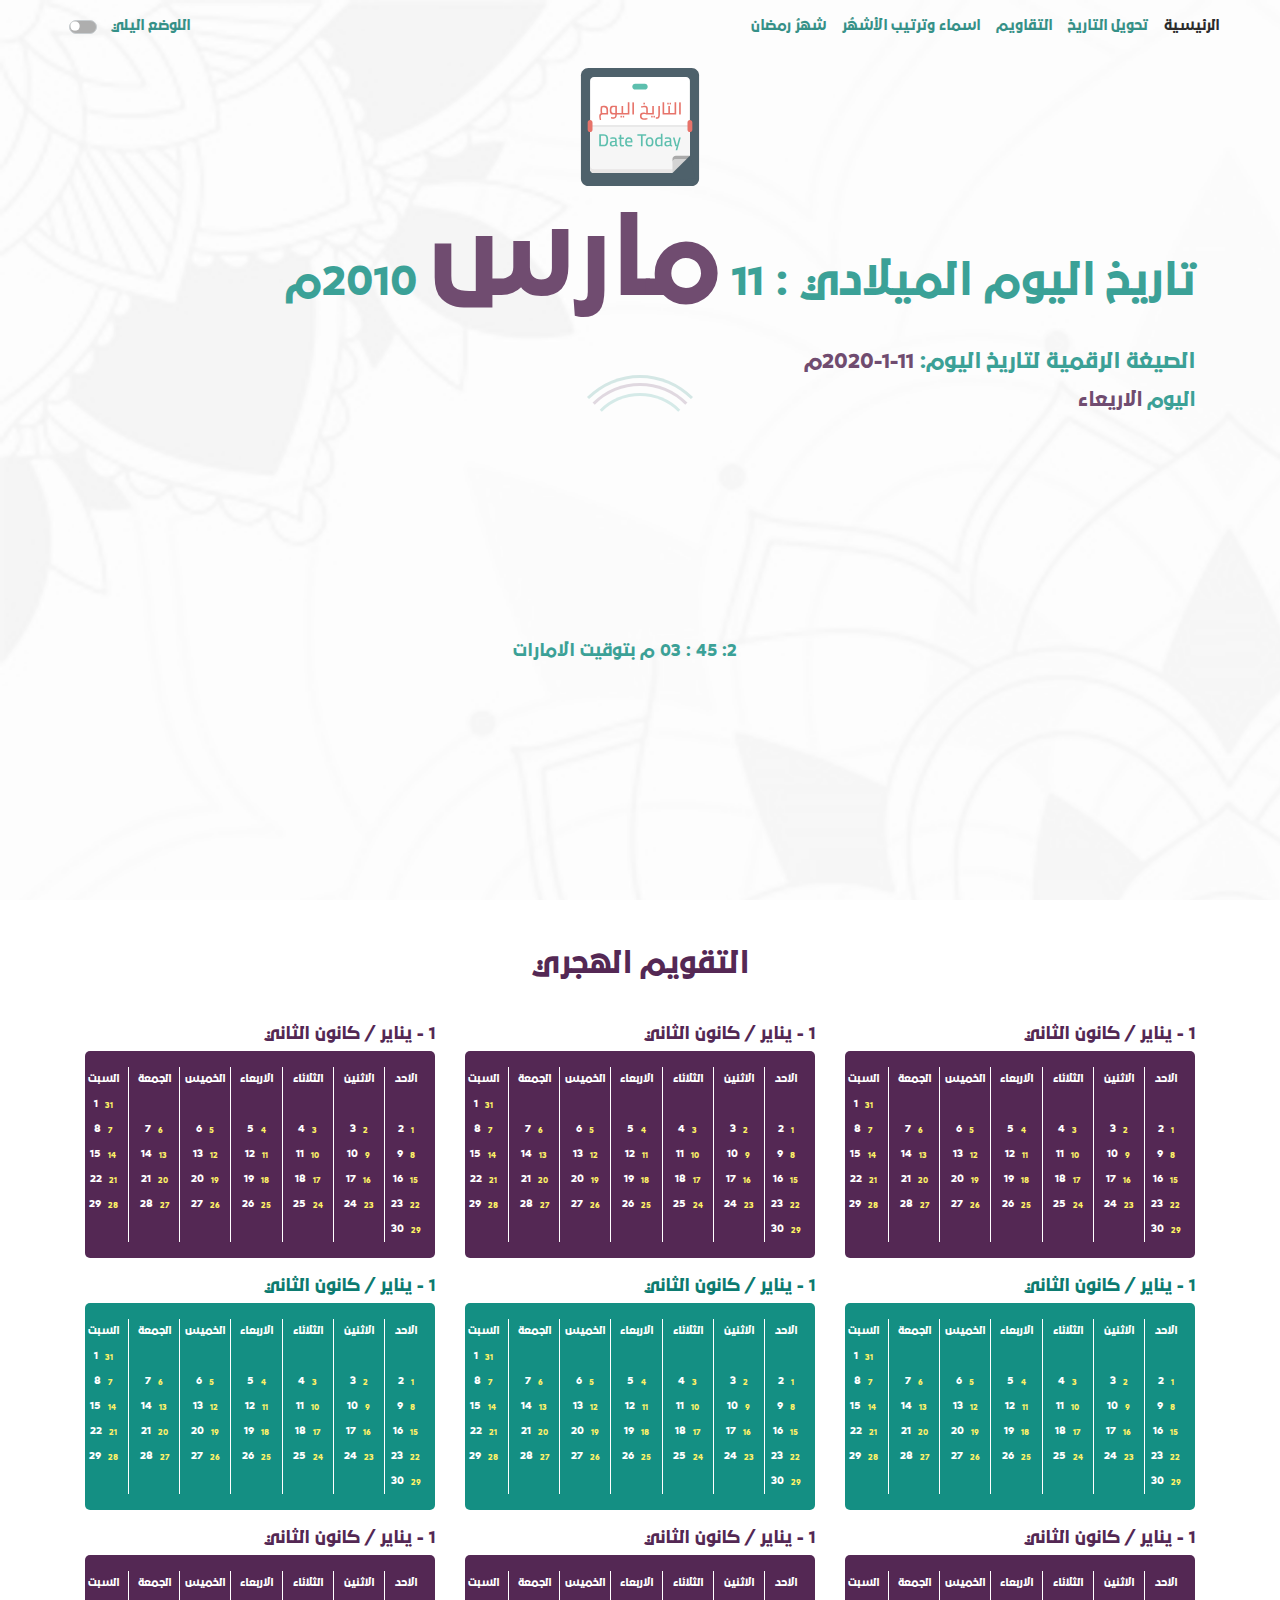
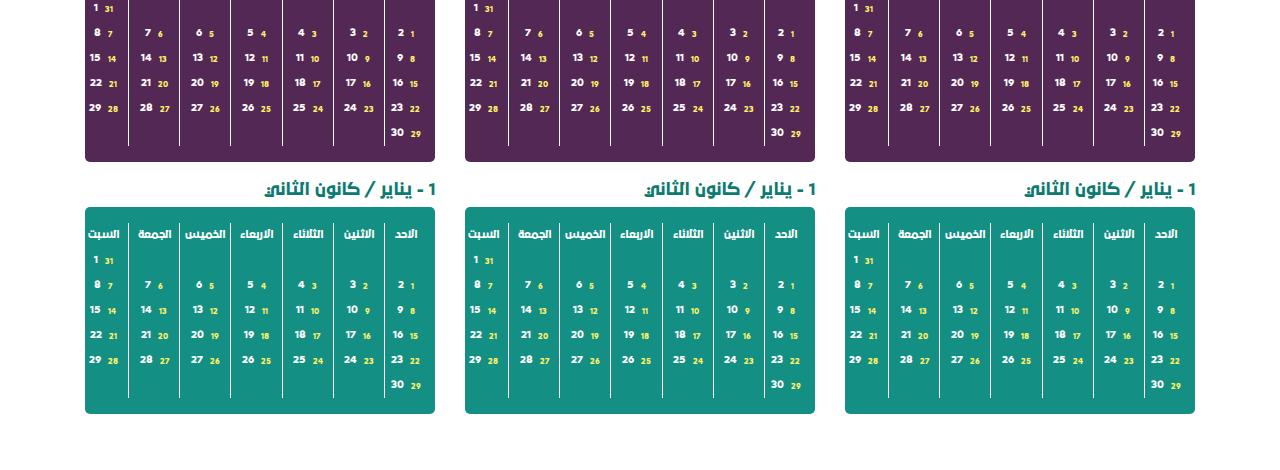
<file: تقويم ميلادي.html>
<!DOCTYPE html>
<html dir="rtl">

<head>
     <meta charset="UTF-8">
     <meta name="viewport" content="width=device-width, initial-scale=1.0">
     <link rel="stylesheet" href="css/bootstrap.min.css">
     <link rel="stylesheet" href="css/all.min.css">
     <link rel="stylesheet" href="css/pretty-checkbox.min.css">
     <link rel="stylesheet" href="css/main.css">
     <link rel="icon" type="image/png" sizes="32x32" href="img/favicon-32x32.png">

     <title>تقويم ميلادي</title>
</head>

<body class="light">
     <header>
          <nav class="navbar navbar-expand-lg navbar-light bg-light px-5">
               <button class="navbar-toggler" type="button" data-toggle="collapse" data-target="#navbarNav"
                    aria-controls="navbarNav" aria-expanded="false" aria-label="Toggle navigation">
                    <span class="navbar-toggler-icon"></span>
               </button>
               <div class="collapse navbar-collapse" id="navbarNav">
                    <ul class="navbar-nav w-100">
                         <li class="nav-item active">
                              <a class="nav-link" href="هجري الرئيسيه.html">الرئيسية <span class="sr-only">(current)</span></a>
                         </li>
                         <li class="nav-item">
                              <a class="nav-link" href="تحويل الي ميلادي.html">تحويل التاريخ</a>
                         </li>
                         <li class="nav-item">
                              <a class="nav-link" href="تقويم هجري.html">التقاويم</a>
                         </li>
                         <li class="nav-item">
                              <a class="nav-link" href="اسماء الهجري.html">اسماء وترتيب الأشهُر</a>
                         </li>
                         <li class="nav-item">
                              <a class="nav-link" href="رمضان ميلادي.html">شهرُ رمضان</a>
                         </li>
                         <li class="nav-item mr-auto">
                              <a class="nav-link" href="#">
                                   <div class="pretty p-switch p-fill">
                                        <input type="checkbox" />
                                        <div class="state">
                                             <label class="mx-2">اللوضع اليلي</label>
                                        </div>
                                   </div>
     
                              </a>
                         </li>
                     
                    </ul>
               </div>
          </nav>
          <div class="container position-relative">
               <div class="img-container text-center h-img meladi-img">
                    <img src="img/التاريخ اليوم.svg"  alt="" srcset="">
               </div>
               <div class="big-date top-meladi">
                    تاريخ اليوم الميلادي : 11 <span>مارس</span> 2010م
               </div>
               <div class="today">
                    الصيغة الرقمية لتاريخ اليوم: <span>11-1-2020م</span>
               </div>
               <div class="day-in-week">
                    اليوم <span>الاريعاء</span>
               </div>
               <div class="now-time mx-auto">
                    <span>2</span><span>: 45</span> <span>: 03</span> <span>م</span> بتوقيت الامارات
               </div>
          </div>
     </header>

        <section id="calender" class="my-5">
          <div class="container">
               <h3 class="text-center color-two month-catgry pb-4 ">  التقويم الهجري</h3>

               <div class="row">

                    <div class="col-md-4 my-2">
                         <div class="calendar">
                              <div class="month">
                                   <div  class="month-calender month-calender-one">1 - يناير <span class="from">/  كانون الثاني</span> </div>
                                   <div class="border-5 bg-calender-one px-2 py-3">
                                        <div class="row">
                                             <div class="col colum">
                                                  <div class="row">
                                                       <div class="col pl-0">الاحد</div>
                                                       <div class="col  px-1">الاثنين</div>
                                                       <div class="col  px-1">الثلائاء</div>
                                                       <div class="col  px-1">الاربعاء</div>
                                                       <div class="col  px-1">الخميس</div>
                                                       <div class="col  px-1">الجمعة</div>
                                                       <div class="col  px-1">السبت</div>

                                                  </div>
                                             </div>


                                        </div>
                                        <div class="row">
                                             <div class="col colum">
                                                  <div class="row">
                                                       <div class="col pl-0"></div>
                                                       <div class="col  px-1"></div>
                                                       <div class="col  px-1"></div>
                                                       <div class="col  px-1"></div>
                                                       <div class="col  px-1"></div>
                                                       <div class="col  px-1"></div>
                                                       <div class="col  px-1"> <sub class="pl-1">31</sub> 1 </div>

                                                  </div>
                                             </div>
                                        </div>
                                        <div class="row">
                                             <div class="col colum">
                                                  <div class="row">
                                                       <div class="col  pl-0"> <sub class="pl-1">1</sub> 2 </div>

                                                       <div class="col  px-1"> <sub class="pl-1">2</sub> 3 </div>
                                                       <div class="col  px-1"> <sub class="pl-1">3</sub> 4 </div>
                                                       <div class="col  px-1"> <sub class="pl-1">4</sub> 5 </div>
                                                       <div class="col  px-1"> <sub class="pl-1">5</sub> 6 </div>
                                                       <div class="col  px-1"> <sub class="pl-1">6</sub> 7 </div>
                                                       <div class="col  px-1"> <sub class="pl-1">7</sub> 8 </div>

                                                  </div>
                                             </div>
                                        </div>
                                        <div class="row">
                                             <div class="col colum">
                                                  <div class="row">
                                                       <div class="col  pl-0"> <sub class="pl-1">8</sub> 9 </div>

                                                       <div class="col  px-1"> <sub class="pl-1">9</sub> 10 </div>
                                                       <div class="col  px-1"> <sub class="pl-1">10</sub> 11 </div>
                                                       <div class="col  px-1"> <sub class="pl-1">11</sub> 12 </div>
                                                       <div class="col  px-1"> <sub class="pl-1">12</sub> 13 </div>
                                                       <div class="col  px-1"> <sub class="pl-1">13</sub> 14 </div>
                                                       <div class="col  px-1"> <sub class="pl-1">14</sub> 15 </div>

                                                  </div>
                                             </div>
                                        </div>
                                        <div class="row">
                                             <div class="col colum">
                                                  <div class="row">
                                                       <div class="col  pl-0"> <sub class="pl-1">15</sub> 16 </div>

                                                       <div class="col  px-1"> <sub class="pl-1">16</sub> 17 </div>
                                                       <div class="col  px-1"> <sub class="pl-1">17</sub> 18 </div>
                                                       <div class="col  px-1"> <sub class="pl-1">18</sub> 19 </div>
                                                       <div class="col  px-1"> <sub class="pl-1">19</sub> 20 </div>
                                                       <div class="col  px-1"> <sub class="pl-1">20</sub> 21 </div>
                                                       <div class="col  px-1"> <sub class="pl-1">21</sub> 22 </div>

                                                  </div>
                                             </div>
                                        </div>
                                        <div class="row">
                                             <div class="col colum">
                                                  <div class="row">
                                                       <div class="col  pl-0"> <sub class="pl-1">22</sub> 23 </div>

                                                       <div class="col  px-1"> <sub class="pl-1">23</sub> 24 </div>
                                                       <div class="col  px-1"> <sub class="pl-1">24</sub> 25 </div>
                                                       <div class="col  px-1"> <sub class="pl-1">25</sub> 26 </div>
                                                       <div class="col  px-1"> <sub class="pl-1">26</sub> 27 </div>
                                                       <div class="col  px-1"> <sub class="pl-1">27</sub> 28 </div>
                                                       <div class="col  px-1"> <sub class="pl-1">28</sub> 29 </div>

                                                  </div>
                                             </div>
                                        </div>
                                        <div class="row">
                                             <div class="col colum">
                                                  <div class="row">
                                                       <div class="col  pl-0"> <sub class="pl-1">29</sub> 30 </div>
                                                       <div class="col  px-1"> <sub class="pl-1"></sub> </div>
                                                       <div class="col  px-1"> <sub class="pl-1"></sub> </div>
                                                       <div class="col  px-1"> <sub class="pl-1"></sub> </div>
                                                       <div class="col  px-1"> <sub class="pl-1"></sub> </div>
                                                       <div class="col  px-1"> <sub class="pl-1"></sub> </div>
                                                       <div class="col  px-1"> <sub class="pl-1"></sub> </div>

                                                  </div>
                                             </div>
                                        </div>
                                   </div>

                              </div>


                         </div>
                    </div>
                    <div class="col-md-4 my-2">
                         <div class="calendar">
                              <div class="month">
                                   <div  class="month-calender month-calender-one">1 - يناير <span class="from">/  كانون الثاني</span> </div>
                                   <div class="border-5 bg-calender-one px-2 py-3">
                                        <div class="row">
                                             <div class="col colum">
                                                  <div class="row">
                                                       <div class="col pl-0">الاحد</div>
                                                       <div class="col  px-1">الاثنين</div>
                                                       <div class="col  px-1">الثلائاء</div>
                                                       <div class="col  px-1">الاربعاء</div>
                                                       <div class="col  px-1">الخميس</div>
                                                       <div class="col  px-1">الجمعة</div>
                                                       <div class="col  px-1">السبت</div>

                                                  </div>
                                             </div>


                                        </div>
                                        <div class="row">
                                             <div class="col colum">
                                                  <div class="row">
                                                       <div class="col pl-0"></div>
                                                       <div class="col  px-1"></div>
                                                       <div class="col  px-1"></div>
                                                       <div class="col  px-1"></div>
                                                       <div class="col  px-1"></div>
                                                       <div class="col  px-1"></div>
                                                       <div class="col  px-1"> <sub class="pl-1">31</sub> 1 </div>

                                                  </div>
                                             </div>
                                        </div>
                                        <div class="row">
                                             <div class="col colum">
                                                  <div class="row">
                                                       <div class="col  pl-0"> <sub class="pl-1">1</sub> 2 </div>

                                                       <div class="col  px-1"> <sub class="pl-1">2</sub> 3 </div>
                                                       <div class="col  px-1"> <sub class="pl-1">3</sub> 4 </div>
                                                       <div class="col  px-1"> <sub class="pl-1">4</sub> 5 </div>
                                                       <div class="col  px-1"> <sub class="pl-1">5</sub> 6 </div>
                                                       <div class="col  px-1"> <sub class="pl-1">6</sub> 7 </div>
                                                       <div class="col  px-1"> <sub class="pl-1">7</sub> 8 </div>

                                                  </div>
                                             </div>
                                        </div>
                                        <div class="row">
                                             <div class="col colum">
                                                  <div class="row">
                                                       <div class="col  pl-0"> <sub class="pl-1">8</sub> 9 </div>

                                                       <div class="col  px-1"> <sub class="pl-1">9</sub> 10 </div>
                                                       <div class="col  px-1"> <sub class="pl-1">10</sub> 11 </div>
                                                       <div class="col  px-1"> <sub class="pl-1">11</sub> 12 </div>
                                                       <div class="col  px-1"> <sub class="pl-1">12</sub> 13 </div>
                                                       <div class="col  px-1"> <sub class="pl-1">13</sub> 14 </div>
                                                       <div class="col  px-1"> <sub class="pl-1">14</sub> 15 </div>

                                                  </div>
                                             </div>
                                        </div>
                                        <div class="row">
                                             <div class="col colum">
                                                  <div class="row">
                                                       <div class="col  pl-0"> <sub class="pl-1">15</sub> 16 </div>

                                                       <div class="col  px-1"> <sub class="pl-1">16</sub> 17 </div>
                                                       <div class="col  px-1"> <sub class="pl-1">17</sub> 18 </div>
                                                       <div class="col  px-1"> <sub class="pl-1">18</sub> 19 </div>
                                                       <div class="col  px-1"> <sub class="pl-1">19</sub> 20 </div>
                                                       <div class="col  px-1"> <sub class="pl-1">20</sub> 21 </div>
                                                       <div class="col  px-1"> <sub class="pl-1">21</sub> 22 </div>

                                                  </div>
                                             </div>
                                        </div>
                                        <div class="row">
                                             <div class="col colum">
                                                  <div class="row">
                                                       <div class="col  pl-0"> <sub class="pl-1">22</sub> 23 </div>

                                                       <div class="col  px-1"> <sub class="pl-1">23</sub> 24 </div>
                                                       <div class="col  px-1"> <sub class="pl-1">24</sub> 25 </div>
                                                       <div class="col  px-1"> <sub class="pl-1">25</sub> 26 </div>
                                                       <div class="col  px-1"> <sub class="pl-1">26</sub> 27 </div>
                                                       <div class="col  px-1"> <sub class="pl-1">27</sub> 28 </div>
                                                       <div class="col  px-1"> <sub class="pl-1">28</sub> 29 </div>

                                                  </div>
                                             </div>
                                        </div>
                                        <div class="row">
                                             <div class="col colum">
                                                  <div class="row">
                                                       <div class="col  pl-0"> <sub class="pl-1">29</sub> 30 </div>
                                                       <div class="col  px-1"> <sub class="pl-1"></sub> </div>
                                                       <div class="col  px-1"> <sub class="pl-1"></sub> </div>
                                                       <div class="col  px-1"> <sub class="pl-1"></sub> </div>
                                                       <div class="col  px-1"> <sub class="pl-1"></sub> </div>
                                                       <div class="col  px-1"> <sub class="pl-1"></sub> </div>
                                                       <div class="col  px-1"> <sub class="pl-1"></sub> </div>

                                                  </div>
                                             </div>
                                        </div>
                                   </div>

                              </div>


                         </div>
                    </div>
                    <div class="col-md-4 my-2">
                         <div class="calendar">
                              <div class="month">
                                   <div  class="month-calender month-calender-one">1 - يناير <span class="from">/  كانون الثاني</span> </div>
                                   <div class="border-5 bg-calender-one px-2 py-3">
                                        <div class="row">
                                             <div class="col colum">
                                                  <div class="row">
                                                       <div class="col pl-0">الاحد</div>
                                                       <div class="col  px-1">الاثنين</div>
                                                       <div class="col  px-1">الثلائاء</div>
                                                       <div class="col  px-1">الاربعاء</div>
                                                       <div class="col  px-1">الخميس</div>
                                                       <div class="col  px-1">الجمعة</div>
                                                       <div class="col  px-1">السبت</div>

                                                  </div>
                                             </div>


                                        </div>
                                        <div class="row">
                                             <div class="col colum">
                                                  <div class="row">
                                                       <div class="col pl-0"></div>
                                                       <div class="col  px-1"></div>
                                                       <div class="col  px-1"></div>
                                                       <div class="col  px-1"></div>
                                                       <div class="col  px-1"></div>
                                                       <div class="col  px-1"></div>
                                                       <div class="col  px-1"> <sub class="pl-1">31</sub> 1 </div>

                                                  </div>
                                             </div>
                                        </div>
                                        <div class="row">
                                             <div class="col colum">
                                                  <div class="row">
                                                       <div class="col  pl-0"> <sub class="pl-1">1</sub> 2 </div>

                                                       <div class="col  px-1"> <sub class="pl-1">2</sub> 3 </div>
                                                       <div class="col  px-1"> <sub class="pl-1">3</sub> 4 </div>
                                                       <div class="col  px-1"> <sub class="pl-1">4</sub> 5 </div>
                                                       <div class="col  px-1"> <sub class="pl-1">5</sub> 6 </div>
                                                       <div class="col  px-1"> <sub class="pl-1">6</sub> 7 </div>
                                                       <div class="col  px-1"> <sub class="pl-1">7</sub> 8 </div>

                                                  </div>
                                             </div>
                                        </div>
                                        <div class="row">
                                             <div class="col colum">
                                                  <div class="row">
                                                       <div class="col  pl-0"> <sub class="pl-1">8</sub> 9 </div>

                                                       <div class="col  px-1"> <sub class="pl-1">9</sub> 10 </div>
                                                       <div class="col  px-1"> <sub class="pl-1">10</sub> 11 </div>
                                                       <div class="col  px-1"> <sub class="pl-1">11</sub> 12 </div>
                                                       <div class="col  px-1"> <sub class="pl-1">12</sub> 13 </div>
                                                       <div class="col  px-1"> <sub class="pl-1">13</sub> 14 </div>
                                                       <div class="col  px-1"> <sub class="pl-1">14</sub> 15 </div>

                                                  </div>
                                             </div>
                                        </div>
                                        <div class="row">
                                             <div class="col colum">
                                                  <div class="row">
                                                       <div class="col  pl-0"> <sub class="pl-1">15</sub> 16 </div>

                                                       <div class="col  px-1"> <sub class="pl-1">16</sub> 17 </div>
                                                       <div class="col  px-1"> <sub class="pl-1">17</sub> 18 </div>
                                                       <div class="col  px-1"> <sub class="pl-1">18</sub> 19 </div>
                                                       <div class="col  px-1"> <sub class="pl-1">19</sub> 20 </div>
                                                       <div class="col  px-1"> <sub class="pl-1">20</sub> 21 </div>
                                                       <div class="col  px-1"> <sub class="pl-1">21</sub> 22 </div>

                                                  </div>
                                             </div>
                                        </div>
                                        <div class="row">
                                             <div class="col colum">
                                                  <div class="row">
                                                       <div class="col  pl-0"> <sub class="pl-1">22</sub> 23 </div>

                                                       <div class="col  px-1"> <sub class="pl-1">23</sub> 24 </div>
                                                       <div class="col  px-1"> <sub class="pl-1">24</sub> 25 </div>
                                                       <div class="col  px-1"> <sub class="pl-1">25</sub> 26 </div>
                                                       <div class="col  px-1"> <sub class="pl-1">26</sub> 27 </div>
                                                       <div class="col  px-1"> <sub class="pl-1">27</sub> 28 </div>
                                                       <div class="col  px-1"> <sub class="pl-1">28</sub> 29 </div>

                                                  </div>
                                             </div>
                                        </div>
                                        <div class="row">
                                             <div class="col colum">
                                                  <div class="row">
                                                       <div class="col  pl-0"> <sub class="pl-1">29</sub> 30 </div>
                                                       <div class="col  px-1"> <sub class="pl-1"></sub> </div>
                                                       <div class="col  px-1"> <sub class="pl-1"></sub> </div>
                                                       <div class="col  px-1"> <sub class="pl-1"></sub> </div>
                                                       <div class="col  px-1"> <sub class="pl-1"></sub> </div>
                                                       <div class="col  px-1"> <sub class="pl-1"></sub> </div>
                                                       <div class="col  px-1"> <sub class="pl-1"></sub> </div>

                                                  </div>
                                             </div>
                                        </div>
                                   </div>

                              </div>


                         </div>
                    </div>
                    <div class="col-md-4 my-2">
                         <div class="calendar">
                              <div class="month">
                                   <div  class="month-calender month-calender-two">1 - يناير <span class="from">/  كانون الثاني</span> </div>
                                   <div class="border-5 bg-calender-two px-2 py-3">
                                        <div class="row">
                                             <div class="col colum">
                                                  <div class="row">
                                                       <div class="col pl-0">الاحد</div>
                                                       <div class="col  px-1">الاثنين</div>
                                                       <div class="col  px-1">الثلائاء</div>
                                                       <div class="col  px-1">الاربعاء</div>
                                                       <div class="col  px-1">الخميس</div>
                                                       <div class="col  px-1">الجمعة</div>
                                                       <div class="col  px-1">السبت</div>

                                                  </div>
                                             </div>


                                        </div>
                                        <div class="row">
                                             <div class="col colum">
                                                  <div class="row">
                                                       <div class="col pl-0"></div>
                                                       <div class="col  px-1"></div>
                                                       <div class="col  px-1"></div>
                                                       <div class="col  px-1"></div>
                                                       <div class="col  px-1"></div>
                                                       <div class="col  px-1"></div>
                                                       <div class="col  px-1"> <sub class="pl-1">31</sub> 1 </div>

                                                  </div>
                                             </div>
                                        </div>
                                        <div class="row">
                                             <div class="col colum">
                                                  <div class="row">
                                                       <div class="col  pl-0"> <sub class="pl-1">1</sub> 2 </div>

                                                       <div class="col  px-1"> <sub class="pl-1">2</sub> 3 </div>
                                                       <div class="col  px-1"> <sub class="pl-1">3</sub> 4 </div>
                                                       <div class="col  px-1"> <sub class="pl-1">4</sub> 5 </div>
                                                       <div class="col  px-1"> <sub class="pl-1">5</sub> 6 </div>
                                                       <div class="col  px-1"> <sub class="pl-1">6</sub> 7 </div>
                                                       <div class="col  px-1"> <sub class="pl-1">7</sub> 8 </div>

                                                  </div>
                                             </div>
                                        </div>
                                        <div class="row">
                                             <div class="col colum">
                                                  <div class="row">
                                                       <div class="col  pl-0"> <sub class="pl-1">8</sub> 9 </div>

                                                       <div class="col  px-1"> <sub class="pl-1">9</sub> 10 </div>
                                                       <div class="col  px-1"> <sub class="pl-1">10</sub> 11 </div>
                                                       <div class="col  px-1"> <sub class="pl-1">11</sub> 12 </div>
                                                       <div class="col  px-1"> <sub class="pl-1">12</sub> 13 </div>
                                                       <div class="col  px-1"> <sub class="pl-1">13</sub> 14 </div>
                                                       <div class="col  px-1"> <sub class="pl-1">14</sub> 15 </div>

                                                  </div>
                                             </div>
                                        </div>
                                        <div class="row">
                                             <div class="col colum">
                                                  <div class="row">
                                                       <div class="col  pl-0"> <sub class="pl-1">15</sub> 16 </div>

                                                       <div class="col  px-1"> <sub class="pl-1">16</sub> 17 </div>
                                                       <div class="col  px-1"> <sub class="pl-1">17</sub> 18 </div>
                                                       <div class="col  px-1"> <sub class="pl-1">18</sub> 19 </div>
                                                       <div class="col  px-1"> <sub class="pl-1">19</sub> 20 </div>
                                                       <div class="col  px-1"> <sub class="pl-1">20</sub> 21 </div>
                                                       <div class="col  px-1"> <sub class="pl-1">21</sub> 22 </div>

                                                  </div>
                                             </div>
                                        </div>
                                        <div class="row">
                                             <div class="col colum">
                                                  <div class="row">
                                                       <div class="col  pl-0"> <sub class="pl-1">22</sub> 23 </div>

                                                       <div class="col  px-1"> <sub class="pl-1">23</sub> 24 </div>
                                                       <div class="col  px-1"> <sub class="pl-1">24</sub> 25 </div>
                                                       <div class="col  px-1"> <sub class="pl-1">25</sub> 26 </div>
                                                       <div class="col  px-1"> <sub class="pl-1">26</sub> 27 </div>
                                                       <div class="col  px-1"> <sub class="pl-1">27</sub> 28 </div>
                                                       <div class="col  px-1"> <sub class="pl-1">28</sub> 29 </div>

                                                  </div>
                                             </div>
                                        </div>
                                        <div class="row">
                                             <div class="col colum">
                                                  <div class="row">
                                                       <div class="col  pl-0"> <sub class="pl-1">29</sub> 30 </div>
                                                       <div class="col  px-1"> <sub class="pl-1"></sub> </div>
                                                       <div class="col  px-1"> <sub class="pl-1"></sub> </div>
                                                       <div class="col  px-1"> <sub class="pl-1"></sub> </div>
                                                       <div class="col  px-1"> <sub class="pl-1"></sub> </div>
                                                       <div class="col  px-1"> <sub class="pl-1"></sub> </div>
                                                       <div class="col  px-1"> <sub class="pl-1"></sub> </div>

                                                  </div>
                                             </div>
                                        </div>
                                   </div>

                              </div>


                         </div>
                    </div>
                    <div class="col-md-4 my-2">
                         <div class="calendar">
                              <div class="month">
                                   <div  class="month-calender month-calender-two">1 - يناير <span class="from">/  كانون الثاني</span> </div>
                                   <div class="border-5 bg-calender-two px-2 py-3">
                                        <div class="row">
                                             <div class="col colum">
                                                  <div class="row">
                                                       <div class="col pl-0">الاحد</div>
                                                       <div class="col  px-1">الاثنين</div>
                                                       <div class="col  px-1">الثلائاء</div>
                                                       <div class="col  px-1">الاربعاء</div>
                                                       <div class="col  px-1">الخميس</div>
                                                       <div class="col  px-1">الجمعة</div>
                                                       <div class="col  px-1">السبت</div>

                                                  </div>
                                             </div>


                                        </div>
                                        <div class="row">
                                             <div class="col colum">
                                                  <div class="row">
                                                       <div class="col pl-0"></div>
                                                       <div class="col  px-1"></div>
                                                       <div class="col  px-1"></div>
                                                       <div class="col  px-1"></div>
                                                       <div class="col  px-1"></div>
                                                       <div class="col  px-1"></div>
                                                       <div class="col  px-1"> <sub class="pl-1">31</sub> 1 </div>

                                                  </div>
                                             </div>
                                        </div>
                                        <div class="row">
                                             <div class="col colum">
                                                  <div class="row">
                                                       <div class="col  pl-0"> <sub class="pl-1">1</sub> 2 </div>

                                                       <div class="col  px-1"> <sub class="pl-1">2</sub> 3 </div>
                                                       <div class="col  px-1"> <sub class="pl-1">3</sub> 4 </div>
                                                       <div class="col  px-1"> <sub class="pl-1">4</sub> 5 </div>
                                                       <div class="col  px-1"> <sub class="pl-1">5</sub> 6 </div>
                                                       <div class="col  px-1"> <sub class="pl-1">6</sub> 7 </div>
                                                       <div class="col  px-1"> <sub class="pl-1">7</sub> 8 </div>

                                                  </div>
                                             </div>
                                        </div>
                                        <div class="row">
                                             <div class="col colum">
                                                  <div class="row">
                                                       <div class="col  pl-0"> <sub class="pl-1">8</sub> 9 </div>

                                                       <div class="col  px-1"> <sub class="pl-1">9</sub> 10 </div>
                                                       <div class="col  px-1"> <sub class="pl-1">10</sub> 11 </div>
                                                       <div class="col  px-1"> <sub class="pl-1">11</sub> 12 </div>
                                                       <div class="col  px-1"> <sub class="pl-1">12</sub> 13 </div>
                                                       <div class="col  px-1"> <sub class="pl-1">13</sub> 14 </div>
                                                       <div class="col  px-1"> <sub class="pl-1">14</sub> 15 </div>

                                                  </div>
                                             </div>
                                        </div>
                                        <div class="row">
                                             <div class="col colum">
                                                  <div class="row">
                                                       <div class="col  pl-0"> <sub class="pl-1">15</sub> 16 </div>

                                                       <div class="col  px-1"> <sub class="pl-1">16</sub> 17 </div>
                                                       <div class="col  px-1"> <sub class="pl-1">17</sub> 18 </div>
                                                       <div class="col  px-1"> <sub class="pl-1">18</sub> 19 </div>
                                                       <div class="col  px-1"> <sub class="pl-1">19</sub> 20 </div>
                                                       <div class="col  px-1"> <sub class="pl-1">20</sub> 21 </div>
                                                       <div class="col  px-1"> <sub class="pl-1">21</sub> 22 </div>

                                                  </div>
                                             </div>
                                        </div>
                                        <div class="row">
                                             <div class="col colum">
                                                  <div class="row">
                                                       <div class="col  pl-0"> <sub class="pl-1">22</sub> 23 </div>

                                                       <div class="col  px-1"> <sub class="pl-1">23</sub> 24 </div>
                                                       <div class="col  px-1"> <sub class="pl-1">24</sub> 25 </div>
                                                       <div class="col  px-1"> <sub class="pl-1">25</sub> 26 </div>
                                                       <div class="col  px-1"> <sub class="pl-1">26</sub> 27 </div>
                                                       <div class="col  px-1"> <sub class="pl-1">27</sub> 28 </div>
                                                       <div class="col  px-1"> <sub class="pl-1">28</sub> 29 </div>

                                                  </div>
                                             </div>
                                        </div>
                                        <div class="row">
                                             <div class="col colum">
                                                  <div class="row">
                                                       <div class="col  pl-0"> <sub class="pl-1">29</sub> 30 </div>
                                                       <div class="col  px-1"> <sub class="pl-1"></sub> </div>
                                                       <div class="col  px-1"> <sub class="pl-1"></sub> </div>
                                                       <div class="col  px-1"> <sub class="pl-1"></sub> </div>
                                                       <div class="col  px-1"> <sub class="pl-1"></sub> </div>
                                                       <div class="col  px-1"> <sub class="pl-1"></sub> </div>
                                                       <div class="col  px-1"> <sub class="pl-1"></sub> </div>

                                                  </div>
                                             </div>
                                        </div>
                                   </div>

                              </div>


                         </div>
                    </div>
                    <div class="col-md-4 my-2">
                         <div class="calendar">
                              <div class="month">
                                   <div  class="month-calender month-calender-two">1 - يناير <span class="from">/  كانون الثاني</span> </div>
                                   <div class="border-5 bg-calender-two px-2 py-3">
                                        <div class="row">
                                             <div class="col colum">
                                                  <div class="row">
                                                       <div class="col pl-0">الاحد</div>
                                                       <div class="col  px-1">الاثنين</div>
                                                       <div class="col  px-1">الثلائاء</div>
                                                       <div class="col  px-1">الاربعاء</div>
                                                       <div class="col  px-1">الخميس</div>
                                                       <div class="col  px-1">الجمعة</div>
                                                       <div class="col  px-1">السبت</div>

                                                  </div>
                                             </div>


                                        </div>
                                        <div class="row">
                                             <div class="col colum">
                                                  <div class="row">
                                                       <div class="col pl-0"></div>
                                                       <div class="col  px-1"></div>
                                                       <div class="col  px-1"></div>
                                                       <div class="col  px-1"></div>
                                                       <div class="col  px-1"></div>
                                                       <div class="col  px-1"></div>
                                                       <div class="col  px-1"> <sub class="pl-1">31</sub> 1 </div>

                                                  </div>
                                             </div>
                                        </div>
                                        <div class="row">
                                             <div class="col colum">
                                                  <div class="row">
                                                       <div class="col  pl-0"> <sub class="pl-1">1</sub> 2 </div>

                                                       <div class="col  px-1"> <sub class="pl-1">2</sub> 3 </div>
                                                       <div class="col  px-1"> <sub class="pl-1">3</sub> 4 </div>
                                                       <div class="col  px-1"> <sub class="pl-1">4</sub> 5 </div>
                                                       <div class="col  px-1"> <sub class="pl-1">5</sub> 6 </div>
                                                       <div class="col  px-1"> <sub class="pl-1">6</sub> 7 </div>
                                                       <div class="col  px-1"> <sub class="pl-1">7</sub> 8 </div>

                                                  </div>
                                             </div>
                                        </div>
                                        <div class="row">
                                             <div class="col colum">
                                                  <div class="row">
                                                       <div class="col  pl-0"> <sub class="pl-1">8</sub> 9 </div>

                                                       <div class="col  px-1"> <sub class="pl-1">9</sub> 10 </div>
                                                       <div class="col  px-1"> <sub class="pl-1">10</sub> 11 </div>
                                                       <div class="col  px-1"> <sub class="pl-1">11</sub> 12 </div>
                                                       <div class="col  px-1"> <sub class="pl-1">12</sub> 13 </div>
                                                       <div class="col  px-1"> <sub class="pl-1">13</sub> 14 </div>
                                                       <div class="col  px-1"> <sub class="pl-1">14</sub> 15 </div>

                                                  </div>
                                             </div>
                                        </div>
                                        <div class="row">
                                             <div class="col colum">
                                                  <div class="row">
                                                       <div class="col  pl-0"> <sub class="pl-1">15</sub> 16 </div>

                                                       <div class="col  px-1"> <sub class="pl-1">16</sub> 17 </div>
                                                       <div class="col  px-1"> <sub class="pl-1">17</sub> 18 </div>
                                                       <div class="col  px-1"> <sub class="pl-1">18</sub> 19 </div>
                                                       <div class="col  px-1"> <sub class="pl-1">19</sub> 20 </div>
                                                       <div class="col  px-1"> <sub class="pl-1">20</sub> 21 </div>
                                                       <div class="col  px-1"> <sub class="pl-1">21</sub> 22 </div>

                                                  </div>
                                             </div>
                                        </div>
                                        <div class="row">
                                             <div class="col colum">
                                                  <div class="row">
                                                       <div class="col  pl-0"> <sub class="pl-1">22</sub> 23 </div>

                                                       <div class="col  px-1"> <sub class="pl-1">23</sub> 24 </div>
                                                       <div class="col  px-1"> <sub class="pl-1">24</sub> 25 </div>
                                                       <div class="col  px-1"> <sub class="pl-1">25</sub> 26 </div>
                                                       <div class="col  px-1"> <sub class="pl-1">26</sub> 27 </div>
                                                       <div class="col  px-1"> <sub class="pl-1">27</sub> 28 </div>
                                                       <div class="col  px-1"> <sub class="pl-1">28</sub> 29 </div>

                                                  </div>
                                             </div>
                                        </div>
                                        <div class="row">
                                             <div class="col colum">
                                                  <div class="row">
                                                       <div class="col  pl-0"> <sub class="pl-1">29</sub> 30 </div>
                                                       <div class="col  px-1"> <sub class="pl-1"></sub> </div>
                                                       <div class="col  px-1"> <sub class="pl-1"></sub> </div>
                                                       <div class="col  px-1"> <sub class="pl-1"></sub> </div>
                                                       <div class="col  px-1"> <sub class="pl-1"></sub> </div>
                                                       <div class="col  px-1"> <sub class="pl-1"></sub> </div>
                                                       <div class="col  px-1"> <sub class="pl-1"></sub> </div>

                                                  </div>
                                             </div>
                                        </div>
                                   </div>

                              </div>


                         </div>
                    </div>

                    <div class="col-md-4 my-2">
                         <div class="calendar">
                              <div class="month">
                                   <div  class="month-calender month-calender-one">1 - يناير <span class="from">/  كانون الثاني</span> </div>
                                   <div class="border-5 bg-calender-one px-2 py-3">
                                        <div class="row">
                                             <div class="col colum">
                                                  <div class="row">
                                                       <div class="col pl-0">الاحد</div>
                                                       <div class="col  px-1">الاثنين</div>
                                                       <div class="col  px-1">الثلائاء</div>
                                                       <div class="col  px-1">الاربعاء</div>
                                                       <div class="col  px-1">الخميس</div>
                                                       <div class="col  px-1">الجمعة</div>
                                                       <div class="col  px-1">السبت</div>

                                                  </div>
                                             </div>


                                        </div>
                                        <div class="row">
                                             <div class="col colum">
                                                  <div class="row">
                                                       <div class="col pl-0"></div>
                                                       <div class="col  px-1"></div>
                                                       <div class="col  px-1"></div>
                                                       <div class="col  px-1"></div>
                                                       <div class="col  px-1"></div>
                                                       <div class="col  px-1"></div>
                                                       <div class="col  px-1"> <sub class="pl-1">31</sub> 1 </div>

                                                  </div>
                                             </div>
                                        </div>
                                        <div class="row">
                                             <div class="col colum">
                                                  <div class="row">
                                                       <div class="col  pl-0"> <sub class="pl-1">1</sub> 2 </div>

                                                       <div class="col  px-1"> <sub class="pl-1">2</sub> 3 </div>
                                                       <div class="col  px-1"> <sub class="pl-1">3</sub> 4 </div>
                                                       <div class="col  px-1"> <sub class="pl-1">4</sub> 5 </div>
                                                       <div class="col  px-1"> <sub class="pl-1">5</sub> 6 </div>
                                                       <div class="col  px-1"> <sub class="pl-1">6</sub> 7 </div>
                                                       <div class="col  px-1"> <sub class="pl-1">7</sub> 8 </div>

                                                  </div>
                                             </div>
                                        </div>
                                        <div class="row">
                                             <div class="col colum">
                                                  <div class="row">
                                                       <div class="col  pl-0"> <sub class="pl-1">8</sub> 9 </div>

                                                       <div class="col  px-1"> <sub class="pl-1">9</sub> 10 </div>
                                                       <div class="col  px-1"> <sub class="pl-1">10</sub> 11 </div>
                                                       <div class="col  px-1"> <sub class="pl-1">11</sub> 12 </div>
                                                       <div class="col  px-1"> <sub class="pl-1">12</sub> 13 </div>
                                                       <div class="col  px-1"> <sub class="pl-1">13</sub> 14 </div>
                                                       <div class="col  px-1"> <sub class="pl-1">14</sub> 15 </div>

                                                  </div>
                                             </div>
                                        </div>
                                        <div class="row">
                                             <div class="col colum">
                                                  <div class="row">
                                                       <div class="col  pl-0"> <sub class="pl-1">15</sub> 16 </div>

                                                       <div class="col  px-1"> <sub class="pl-1">16</sub> 17 </div>
                                                       <div class="col  px-1"> <sub class="pl-1">17</sub> 18 </div>
                                                       <div class="col  px-1"> <sub class="pl-1">18</sub> 19 </div>
                                                       <div class="col  px-1"> <sub class="pl-1">19</sub> 20 </div>
                                                       <div class="col  px-1"> <sub class="pl-1">20</sub> 21 </div>
                                                       <div class="col  px-1"> <sub class="pl-1">21</sub> 22 </div>

                                                  </div>
                                             </div>
                                        </div>
                                        <div class="row">
                                             <div class="col colum">
                                                  <div class="row">
                                                       <div class="col  pl-0"> <sub class="pl-1">22</sub> 23 </div>

                                                       <div class="col  px-1"> <sub class="pl-1">23</sub> 24 </div>
                                                       <div class="col  px-1"> <sub class="pl-1">24</sub> 25 </div>
                                                       <div class="col  px-1"> <sub class="pl-1">25</sub> 26 </div>
                                                       <div class="col  px-1"> <sub class="pl-1">26</sub> 27 </div>
                                                       <div class="col  px-1"> <sub class="pl-1">27</sub> 28 </div>
                                                       <div class="col  px-1"> <sub class="pl-1">28</sub> 29 </div>

                                                  </div>
                                             </div>
                                        </div>
                                        <div class="row">
                                             <div class="col colum">
                                                  <div class="row">
                                                       <div class="col  pl-0"> <sub class="pl-1">29</sub> 30 </div>
                                                       <div class="col  px-1"> <sub class="pl-1"></sub> </div>
                                                       <div class="col  px-1"> <sub class="pl-1"></sub> </div>
                                                       <div class="col  px-1"> <sub class="pl-1"></sub> </div>
                                                       <div class="col  px-1"> <sub class="pl-1"></sub> </div>
                                                       <div class="col  px-1"> <sub class="pl-1"></sub> </div>
                                                       <div class="col  px-1"> <sub class="pl-1"></sub> </div>

                                                  </div>
                                             </div>
                                        </div>
                                   </div>

                              </div>


                         </div>
                    </div>
                    <div class="col-md-4 my-2">
                         <div class="calendar">
                              <div class="month">
                                   <div  class="month-calender month-calender-one">1 - يناير <span class="from">/  كانون الثاني</span> </div>
                                   <div class="border-5 bg-calender-one px-2 py-3">
                                        <div class="row">
                                             <div class="col colum">
                                                  <div class="row">
                                                       <div class="col pl-0">الاحد</div>
                                                       <div class="col  px-1">الاثنين</div>
                                                       <div class="col  px-1">الثلائاء</div>
                                                       <div class="col  px-1">الاربعاء</div>
                                                       <div class="col  px-1">الخميس</div>
                                                       <div class="col  px-1">الجمعة</div>
                                                       <div class="col  px-1">السبت</div>

                                                  </div>
                                             </div>


                                        </div>
                                        <div class="row">
                                             <div class="col colum">
                                                  <div class="row">
                                                       <div class="col pl-0"></div>
                                                       <div class="col  px-1"></div>
                                                       <div class="col  px-1"></div>
                                                       <div class="col  px-1"></div>
                                                       <div class="col  px-1"></div>
                                                       <div class="col  px-1"></div>
                                                       <div class="col  px-1"> <sub class="pl-1">31</sub> 1 </div>

                                                  </div>
                                             </div>
                                        </div>
                                        <div class="row">
                                             <div class="col colum">
                                                  <div class="row">
                                                       <div class="col  pl-0"> <sub class="pl-1">1</sub> 2 </div>

                                                       <div class="col  px-1"> <sub class="pl-1">2</sub> 3 </div>
                                                       <div class="col  px-1"> <sub class="pl-1">3</sub> 4 </div>
                                                       <div class="col  px-1"> <sub class="pl-1">4</sub> 5 </div>
                                                       <div class="col  px-1"> <sub class="pl-1">5</sub> 6 </div>
                                                       <div class="col  px-1"> <sub class="pl-1">6</sub> 7 </div>
                                                       <div class="col  px-1"> <sub class="pl-1">7</sub> 8 </div>

                                                  </div>
                                             </div>
                                        </div>
                                        <div class="row">
                                             <div class="col colum">
                                                  <div class="row">
                                                       <div class="col  pl-0"> <sub class="pl-1">8</sub> 9 </div>

                                                       <div class="col  px-1"> <sub class="pl-1">9</sub> 10 </div>
                                                       <div class="col  px-1"> <sub class="pl-1">10</sub> 11 </div>
                                                       <div class="col  px-1"> <sub class="pl-1">11</sub> 12 </div>
                                                       <div class="col  px-1"> <sub class="pl-1">12</sub> 13 </div>
                                                       <div class="col  px-1"> <sub class="pl-1">13</sub> 14 </div>
                                                       <div class="col  px-1"> <sub class="pl-1">14</sub> 15 </div>

                                                  </div>
                                             </div>
                                        </div>
                                        <div class="row">
                                             <div class="col colum">
                                                  <div class="row">
                                                       <div class="col  pl-0"> <sub class="pl-1">15</sub> 16 </div>

                                                       <div class="col  px-1"> <sub class="pl-1">16</sub> 17 </div>
                                                       <div class="col  px-1"> <sub class="pl-1">17</sub> 18 </div>
                                                       <div class="col  px-1"> <sub class="pl-1">18</sub> 19 </div>
                                                       <div class="col  px-1"> <sub class="pl-1">19</sub> 20 </div>
                                                       <div class="col  px-1"> <sub class="pl-1">20</sub> 21 </div>
                                                       <div class="col  px-1"> <sub class="pl-1">21</sub> 22 </div>

                                                  </div>
                                             </div>
                                        </div>
                                        <div class="row">
                                             <div class="col colum">
                                                  <div class="row">
                                                       <div class="col  pl-0"> <sub class="pl-1">22</sub> 23 </div>

                                                       <div class="col  px-1"> <sub class="pl-1">23</sub> 24 </div>
                                                       <div class="col  px-1"> <sub class="pl-1">24</sub> 25 </div>
                                                       <div class="col  px-1"> <sub class="pl-1">25</sub> 26 </div>
                                                       <div class="col  px-1"> <sub class="pl-1">26</sub> 27 </div>
                                                       <div class="col  px-1"> <sub class="pl-1">27</sub> 28 </div>
                                                       <div class="col  px-1"> <sub class="pl-1">28</sub> 29 </div>

                                                  </div>
                                             </div>
                                        </div>
                                        <div class="row">
                                             <div class="col colum">
                                                  <div class="row">
                                                       <div class="col  pl-0"> <sub class="pl-1">29</sub> 30 </div>
                                                       <div class="col  px-1"> <sub class="pl-1"></sub> </div>
                                                       <div class="col  px-1"> <sub class="pl-1"></sub> </div>
                                                       <div class="col  px-1"> <sub class="pl-1"></sub> </div>
                                                       <div class="col  px-1"> <sub class="pl-1"></sub> </div>
                                                       <div class="col  px-1"> <sub class="pl-1"></sub> </div>
                                                       <div class="col  px-1"> <sub class="pl-1"></sub> </div>

                                                  </div>
                                             </div>
                                        </div>
                                   </div>

                              </div>


                         </div>
                    </div>
                    <div class="col-md-4 my-2">
                         <div class="calendar">
                              <div class="month">
                                   <div  class="month-calender month-calender-one">1 - يناير <span class="from">/  كانون الثاني</span> </div>
                                   <div class="border-5 bg-calender-one px-2 py-3">
                                        <div class="row">
                                             <div class="col colum">
                                                  <div class="row">
                                                       <div class="col pl-0">الاحد</div>
                                                       <div class="col  px-1">الاثنين</div>
                                                       <div class="col  px-1">الثلائاء</div>
                                                       <div class="col  px-1">الاربعاء</div>
                                                       <div class="col  px-1">الخميس</div>
                                                       <div class="col  px-1">الجمعة</div>
                                                       <div class="col  px-1">السبت</div>

                                                  </div>
                                             </div>


                                        </div>
                                        <div class="row">
                                             <div class="col colum">
                                                  <div class="row">
                                                       <div class="col pl-0"></div>
                                                       <div class="col  px-1"></div>
                                                       <div class="col  px-1"></div>
                                                       <div class="col  px-1"></div>
                                                       <div class="col  px-1"></div>
                                                       <div class="col  px-1"></div>
                                                       <div class="col  px-1"> <sub class="pl-1">31</sub> 1 </div>

                                                  </div>
                                             </div>
                                        </div>
                                        <div class="row">
                                             <div class="col colum">
                                                  <div class="row">
                                                       <div class="col  pl-0"> <sub class="pl-1">1</sub> 2 </div>

                                                       <div class="col  px-1"> <sub class="pl-1">2</sub> 3 </div>
                                                       <div class="col  px-1"> <sub class="pl-1">3</sub> 4 </div>
                                                       <div class="col  px-1"> <sub class="pl-1">4</sub> 5 </div>
                                                       <div class="col  px-1"> <sub class="pl-1">5</sub> 6 </div>
                                                       <div class="col  px-1"> <sub class="pl-1">6</sub> 7 </div>
                                                       <div class="col  px-1"> <sub class="pl-1">7</sub> 8 </div>

                                                  </div>
                                             </div>
                                        </div>
                                        <div class="row">
                                             <div class="col colum">
                                                  <div class="row">
                                                       <div class="col  pl-0"> <sub class="pl-1">8</sub> 9 </div>

                                                       <div class="col  px-1"> <sub class="pl-1">9</sub> 10 </div>
                                                       <div class="col  px-1"> <sub class="pl-1">10</sub> 11 </div>
                                                       <div class="col  px-1"> <sub class="pl-1">11</sub> 12 </div>
                                                       <div class="col  px-1"> <sub class="pl-1">12</sub> 13 </div>
                                                       <div class="col  px-1"> <sub class="pl-1">13</sub> 14 </div>
                                                       <div class="col  px-1"> <sub class="pl-1">14</sub> 15 </div>

                                                  </div>
                                             </div>
                                        </div>
                                        <div class="row">
                                             <div class="col colum">
                                                  <div class="row">
                                                       <div class="col  pl-0"> <sub class="pl-1">15</sub> 16 </div>

                                                       <div class="col  px-1"> <sub class="pl-1">16</sub> 17 </div>
                                                       <div class="col  px-1"> <sub class="pl-1">17</sub> 18 </div>
                                                       <div class="col  px-1"> <sub class="pl-1">18</sub> 19 </div>
                                                       <div class="col  px-1"> <sub class="pl-1">19</sub> 20 </div>
                                                       <div class="col  px-1"> <sub class="pl-1">20</sub> 21 </div>
                                                       <div class="col  px-1"> <sub class="pl-1">21</sub> 22 </div>

                                                  </div>
                                             </div>
                                        </div>
                                        <div class="row">
                                             <div class="col colum">
                                                  <div class="row">
                                                       <div class="col  pl-0"> <sub class="pl-1">22</sub> 23 </div>

                                                       <div class="col  px-1"> <sub class="pl-1">23</sub> 24 </div>
                                                       <div class="col  px-1"> <sub class="pl-1">24</sub> 25 </div>
                                                       <div class="col  px-1"> <sub class="pl-1">25</sub> 26 </div>
                                                       <div class="col  px-1"> <sub class="pl-1">26</sub> 27 </div>
                                                       <div class="col  px-1"> <sub class="pl-1">27</sub> 28 </div>
                                                       <div class="col  px-1"> <sub class="pl-1">28</sub> 29 </div>

                                                  </div>
                                             </div>
                                        </div>
                                        <div class="row">
                                             <div class="col colum">
                                                  <div class="row">
                                                       <div class="col  pl-0"> <sub class="pl-1">29</sub> 30 </div>
                                                       <div class="col  px-1"> <sub class="pl-1"></sub> </div>
                                                       <div class="col  px-1"> <sub class="pl-1"></sub> </div>
                                                       <div class="col  px-1"> <sub class="pl-1"></sub> </div>
                                                       <div class="col  px-1"> <sub class="pl-1"></sub> </div>
                                                       <div class="col  px-1"> <sub class="pl-1"></sub> </div>
                                                       <div class="col  px-1"> <sub class="pl-1"></sub> </div>

                                                  </div>
                                             </div>
                                        </div>
                                   </div>

                              </div>


                         </div>
                    </div>


                    <div class="col-md-4 my-2">
                         <div class="calendar">
                              <div class="month">
                                   <div  class="month-calender month-calender-two">1 - يناير <span class="from">/  كانون الثاني</span> </div>
                                   <div class="border-5 bg-calender-two px-2 py-3">
                                        <div class="row">
                                             <div class="col colum">
                                                  <div class="row">
                                                       <div class="col pl-0">الاحد</div>
                                                       <div class="col  px-1">الاثنين</div>
                                                       <div class="col  px-1">الثلائاء</div>
                                                       <div class="col  px-1">الاربعاء</div>
                                                       <div class="col  px-1">الخميس</div>
                                                       <div class="col  px-1">الجمعة</div>
                                                       <div class="col  px-1">السبت</div>

                                                  </div>
                                             </div>


                                        </div>
                                        <div class="row">
                                             <div class="col colum">
                                                  <div class="row">
                                                       <div class="col pl-0"></div>
                                                       <div class="col  px-1"></div>
                                                       <div class="col  px-1"></div>
                                                       <div class="col  px-1"></div>
                                                       <div class="col  px-1"></div>
                                                       <div class="col  px-1"></div>
                                                       <div class="col  px-1"> <sub class="pl-1">31</sub> 1 </div>

                                                  </div>
                                             </div>
                                        </div>
                                        <div class="row">
                                             <div class="col colum">
                                                  <div class="row">
                                                       <div class="col  pl-0"> <sub class="pl-1">1</sub> 2 </div>

                                                       <div class="col  px-1"> <sub class="pl-1">2</sub> 3 </div>
                                                       <div class="col  px-1"> <sub class="pl-1">3</sub> 4 </div>
                                                       <div class="col  px-1"> <sub class="pl-1">4</sub> 5 </div>
                                                       <div class="col  px-1"> <sub class="pl-1">5</sub> 6 </div>
                                                       <div class="col  px-1"> <sub class="pl-1">6</sub> 7 </div>
                                                       <div class="col  px-1"> <sub class="pl-1">7</sub> 8 </div>

                                                  </div>
                                             </div>
                                        </div>
                                        <div class="row">
                                             <div class="col colum">
                                                  <div class="row">
                                                       <div class="col  pl-0"> <sub class="pl-1">8</sub> 9 </div>

                                                       <div class="col  px-1"> <sub class="pl-1">9</sub> 10 </div>
                                                       <div class="col  px-1"> <sub class="pl-1">10</sub> 11 </div>
                                                       <div class="col  px-1"> <sub class="pl-1">11</sub> 12 </div>
                                                       <div class="col  px-1"> <sub class="pl-1">12</sub> 13 </div>
                                                       <div class="col  px-1"> <sub class="pl-1">13</sub> 14 </div>
                                                       <div class="col  px-1"> <sub class="pl-1">14</sub> 15 </div>

                                                  </div>
                                             </div>
                                        </div>
                                        <div class="row">
                                             <div class="col colum">
                                                  <div class="row">
                                                       <div class="col  pl-0"> <sub class="pl-1">15</sub> 16 </div>

                                                       <div class="col  px-1"> <sub class="pl-1">16</sub> 17 </div>
                                                       <div class="col  px-1"> <sub class="pl-1">17</sub> 18 </div>
                                                       <div class="col  px-1"> <sub class="pl-1">18</sub> 19 </div>
                                                       <div class="col  px-1"> <sub class="pl-1">19</sub> 20 </div>
                                                       <div class="col  px-1"> <sub class="pl-1">20</sub> 21 </div>
                                                       <div class="col  px-1"> <sub class="pl-1">21</sub> 22 </div>

                                                  </div>
                                             </div>
                                        </div>
                                        <div class="row">
                                             <div class="col colum">
                                                  <div class="row">
                                                       <div class="col  pl-0"> <sub class="pl-1">22</sub> 23 </div>

                                                       <div class="col  px-1"> <sub class="pl-1">23</sub> 24 </div>
                                                       <div class="col  px-1"> <sub class="pl-1">24</sub> 25 </div>
                                                       <div class="col  px-1"> <sub class="pl-1">25</sub> 26 </div>
                                                       <div class="col  px-1"> <sub class="pl-1">26</sub> 27 </div>
                                                       <div class="col  px-1"> <sub class="pl-1">27</sub> 28 </div>
                                                       <div class="col  px-1"> <sub class="pl-1">28</sub> 29 </div>

                                                  </div>
                                             </div>
                                        </div>
                                        <div class="row">
                                             <div class="col colum">
                                                  <div class="row">
                                                       <div class="col  pl-0"> <sub class="pl-1">29</sub> 30 </div>
                                                       <div class="col  px-1"> <sub class="pl-1"></sub> </div>
                                                       <div class="col  px-1"> <sub class="pl-1"></sub> </div>
                                                       <div class="col  px-1"> <sub class="pl-1"></sub> </div>
                                                       <div class="col  px-1"> <sub class="pl-1"></sub> </div>
                                                       <div class="col  px-1"> <sub class="pl-1"></sub> </div>
                                                       <div class="col  px-1"> <sub class="pl-1"></sub> </div>

                                                  </div>
                                             </div>
                                        </div>
                                   </div>

                              </div>


                         </div>
                    </div>
                    <div class="col-md-4 my-2">
                         <div class="calendar">
                              <div class="month">
                                   <div  class="month-calender month-calender-two">1 - يناير <span class="from">/  كانون الثاني</span> </div>
                                   <div class="border-5 bg-calender-two px-2 py-3">
                                        <div class="row">
                                             <div class="col colum">
                                                  <div class="row">
                                                       <div class="col pl-0">الاحد</div>
                                                       <div class="col  px-1">الاثنين</div>
                                                       <div class="col  px-1">الثلائاء</div>
                                                       <div class="col  px-1">الاربعاء</div>
                                                       <div class="col  px-1">الخميس</div>
                                                       <div class="col  px-1">الجمعة</div>
                                                       <div class="col  px-1">السبت</div>

                                                  </div>
                                             </div>


                                        </div>
                                        <div class="row">
                                             <div class="col colum">
                                                  <div class="row">
                                                       <div class="col pl-0"></div>
                                                       <div class="col  px-1"></div>
                                                       <div class="col  px-1"></div>
                                                       <div class="col  px-1"></div>
                                                       <div class="col  px-1"></div>
                                                       <div class="col  px-1"></div>
                                                       <div class="col  px-1"> <sub class="pl-1">31</sub> 1 </div>

                                                  </div>
                                             </div>
                                        </div>
                                        <div class="row">
                                             <div class="col colum">
                                                  <div class="row">
                                                       <div class="col  pl-0"> <sub class="pl-1">1</sub> 2 </div>

                                                       <div class="col  px-1"> <sub class="pl-1">2</sub> 3 </div>
                                                       <div class="col  px-1"> <sub class="pl-1">3</sub> 4 </div>
                                                       <div class="col  px-1"> <sub class="pl-1">4</sub> 5 </div>
                                                       <div class="col  px-1"> <sub class="pl-1">5</sub> 6 </div>
                                                       <div class="col  px-1"> <sub class="pl-1">6</sub> 7 </div>
                                                       <div class="col  px-1"> <sub class="pl-1">7</sub> 8 </div>

                                                  </div>
                                             </div>
                                        </div>
                                        <div class="row">
                                             <div class="col colum">
                                                  <div class="row">
                                                       <div class="col  pl-0"> <sub class="pl-1">8</sub> 9 </div>

                                                       <div class="col  px-1"> <sub class="pl-1">9</sub> 10 </div>
                                                       <div class="col  px-1"> <sub class="pl-1">10</sub> 11 </div>
                                                       <div class="col  px-1"> <sub class="pl-1">11</sub> 12 </div>
                                                       <div class="col  px-1"> <sub class="pl-1">12</sub> 13 </div>
                                                       <div class="col  px-1"> <sub class="pl-1">13</sub> 14 </div>
                                                       <div class="col  px-1"> <sub class="pl-1">14</sub> 15 </div>

                                                  </div>
                                             </div>
                                        </div>
                                        <div class="row">
                                             <div class="col colum">
                                                  <div class="row">
                                                       <div class="col  pl-0"> <sub class="pl-1">15</sub> 16 </div>

                                                       <div class="col  px-1"> <sub class="pl-1">16</sub> 17 </div>
                                                       <div class="col  px-1"> <sub class="pl-1">17</sub> 18 </div>
                                                       <div class="col  px-1"> <sub class="pl-1">18</sub> 19 </div>
                                                       <div class="col  px-1"> <sub class="pl-1">19</sub> 20 </div>
                                                       <div class="col  px-1"> <sub class="pl-1">20</sub> 21 </div>
                                                       <div class="col  px-1"> <sub class="pl-1">21</sub> 22 </div>

                                                  </div>
                                             </div>
                                        </div>
                                        <div class="row">
                                             <div class="col colum">
                                                  <div class="row">
                                                       <div class="col  pl-0"> <sub class="pl-1">22</sub> 23 </div>

                                                       <div class="col  px-1"> <sub class="pl-1">23</sub> 24 </div>
                                                       <div class="col  px-1"> <sub class="pl-1">24</sub> 25 </div>
                                                       <div class="col  px-1"> <sub class="pl-1">25</sub> 26 </div>
                                                       <div class="col  px-1"> <sub class="pl-1">26</sub> 27 </div>
                                                       <div class="col  px-1"> <sub class="pl-1">27</sub> 28 </div>
                                                       <div class="col  px-1"> <sub class="pl-1">28</sub> 29 </div>

                                                  </div>
                                             </div>
                                        </div>
                                        <div class="row">
                                             <div class="col colum">
                                                  <div class="row">
                                                       <div class="col  pl-0"> <sub class="pl-1">29</sub> 30 </div>
                                                       <div class="col  px-1"> <sub class="pl-1"></sub> </div>
                                                       <div class="col  px-1"> <sub class="pl-1"></sub> </div>
                                                       <div class="col  px-1"> <sub class="pl-1"></sub> </div>
                                                       <div class="col  px-1"> <sub class="pl-1"></sub> </div>
                                                       <div class="col  px-1"> <sub class="pl-1"></sub> </div>
                                                       <div class="col  px-1"> <sub class="pl-1"></sub> </div>

                                                  </div>
                                             </div>
                                        </div>
                                   </div>

                              </div>


                         </div>
                    </div>
                    <div class="col-md-4 my-2">
                         <div class="calendar">
                              <div class="month">
                                   <div  class="month-calender month-calender-two">1 - يناير <span class="from">/  كانون الثاني</span> </div>
                                   <div class="border-5 bg-calender-two px-2 py-3">
                                        <div class="row">
                                             <div class="col colum">
                                                  <div class="row">
                                                       <div class="col pl-0">الاحد</div>
                                                       <div class="col  px-1">الاثنين</div>
                                                       <div class="col  px-1">الثلائاء</div>
                                                       <div class="col  px-1">الاربعاء</div>
                                                       <div class="col  px-1">الخميس</div>
                                                       <div class="col  px-1">الجمعة</div>
                                                       <div class="col  px-1">السبت</div>

                                                  </div>
                                             </div>


                                        </div>
                                        <div class="row">
                                             <div class="col colum">
                                                  <div class="row">
                                                       <div class="col pl-0"></div>
                                                       <div class="col  px-1"></div>
                                                       <div class="col  px-1"></div>
                                                       <div class="col  px-1"></div>
                                                       <div class="col  px-1"></div>
                                                       <div class="col  px-1"></div>
                                                       <div class="col  px-1"> <sub class="pl-1">31</sub> 1 </div>

                                                  </div>
                                             </div>
                                        </div>
                                        <div class="row">
                                             <div class="col colum">
                                                  <div class="row">
                                                       <div class="col  pl-0"> <sub class="pl-1">1</sub> 2 </div>

                                                       <div class="col  px-1"> <sub class="pl-1">2</sub> 3 </div>
                                                       <div class="col  px-1"> <sub class="pl-1">3</sub> 4 </div>
                                                       <div class="col  px-1"> <sub class="pl-1">4</sub> 5 </div>
                                                       <div class="col  px-1"> <sub class="pl-1">5</sub> 6 </div>
                                                       <div class="col  px-1"> <sub class="pl-1">6</sub> 7 </div>
                                                       <div class="col  px-1"> <sub class="pl-1">7</sub> 8 </div>

                                                  </div>
                                             </div>
                                        </div>
                                        <div class="row">
                                             <div class="col colum">
                                                  <div class="row">
                                                       <div class="col  pl-0"> <sub class="pl-1">8</sub> 9 </div>

                                                       <div class="col  px-1"> <sub class="pl-1">9</sub> 10 </div>
                                                       <div class="col  px-1"> <sub class="pl-1">10</sub> 11 </div>
                                                       <div class="col  px-1"> <sub class="pl-1">11</sub> 12 </div>
                                                       <div class="col  px-1"> <sub class="pl-1">12</sub> 13 </div>
                                                       <div class="col  px-1"> <sub class="pl-1">13</sub> 14 </div>
                                                       <div class="col  px-1"> <sub class="pl-1">14</sub> 15 </div>

                                                  </div>
                                             </div>
                                        </div>
                                        <div class="row">
                                             <div class="col colum">
                                                  <div class="row">
                                                       <div class="col  pl-0"> <sub class="pl-1">15</sub> 16 </div>

                                                       <div class="col  px-1"> <sub class="pl-1">16</sub> 17 </div>
                                                       <div class="col  px-1"> <sub class="pl-1">17</sub> 18 </div>
                                                       <div class="col  px-1"> <sub class="pl-1">18</sub> 19 </div>
                                                       <div class="col  px-1"> <sub class="pl-1">19</sub> 20 </div>
                                                       <div class="col  px-1"> <sub class="pl-1">20</sub> 21 </div>
                                                       <div class="col  px-1"> <sub class="pl-1">21</sub> 22 </div>

                                                  </div>
                                             </div>
                                        </div>
                                        <div class="row">
                                             <div class="col colum">
                                                  <div class="row">
                                                       <div class="col  pl-0"> <sub class="pl-1">22</sub> 23 </div>

                                                       <div class="col  px-1"> <sub class="pl-1">23</sub> 24 </div>
                                                       <div class="col  px-1"> <sub class="pl-1">24</sub> 25 </div>
                                                       <div class="col  px-1"> <sub class="pl-1">25</sub> 26 </div>
                                                       <div class="col  px-1"> <sub class="pl-1">26</sub> 27 </div>
                                                       <div class="col  px-1"> <sub class="pl-1">27</sub> 28 </div>
                                                       <div class="col  px-1"> <sub class="pl-1">28</sub> 29 </div>

                                                  </div>
                                             </div>
                                        </div>
                                        <div class="row">
                                             <div class="col colum">
                                                  <div class="row">
                                                       <div class="col  pl-0"> <sub class="pl-1">29</sub> 30 </div>
                                                       <div class="col  px-1"> <sub class="pl-1"></sub> </div>
                                                       <div class="col  px-1"> <sub class="pl-1"></sub> </div>
                                                       <div class="col  px-1"> <sub class="pl-1"></sub> </div>
                                                       <div class="col  px-1"> <sub class="pl-1"></sub> </div>
                                                       <div class="col  px-1"> <sub class="pl-1"></sub> </div>
                                                       <div class="col  px-1"> <sub class="pl-1"></sub> </div>

                                                  </div>
                                             </div>
                                        </div>
                                   </div>

                              </div>


                         </div>
                    </div>

               </div>
          </div>
     </section>
     <i class="fas fa-bars" id="bar"></i>
     <div id="side-nav">
          <i class="fas fa-times" id="close-side"></i>
          <ul class=" ">
               <li class=" active">
                    <a class="nav-link" href="هجري الرئيسيه.html">الرئيسية <span class="sr-only">(current)</span></a>
               </li>
               <li class="nav-item">
                    <a class="nav-link" href="تحويل الي ميلادي.html">تحويل التاريخ</a>
               </li>
               <li class="nav-item">
                    <a class="nav-link" href="تقويم هجري.html">التقاويم</a>
               </li>
               <li class="nav-item">
                    <a class="nav-link" href="اسماء الهجري.html">اسماء وترتيب الأشهُر</a>
               </li>
               <li class="nav-item">
                    <a class="nav-link" href="رمضان هجري.html">شهرُ رمضان</a>
               </li>
               <li class="nav-item ">
                         <div class="pretty p-switch p-fill">
                              <input type="checkbox" />
                              <div class="state">
                                   <label class="">اللوضع اليلي</label>
                              </div>
                         </div>
       
               </li>
            
          </ul>
       </div>

     <div id="splash-screen" class="splash-screen">
        <div class="loader"></div>
    </div>
     <script src="js/jquery-3-4-1-min.js"></script>
     <script src="js/bootstrap.min.js"></script>
     <script src="js/main.js"></script>
</body>

</html>
</file>
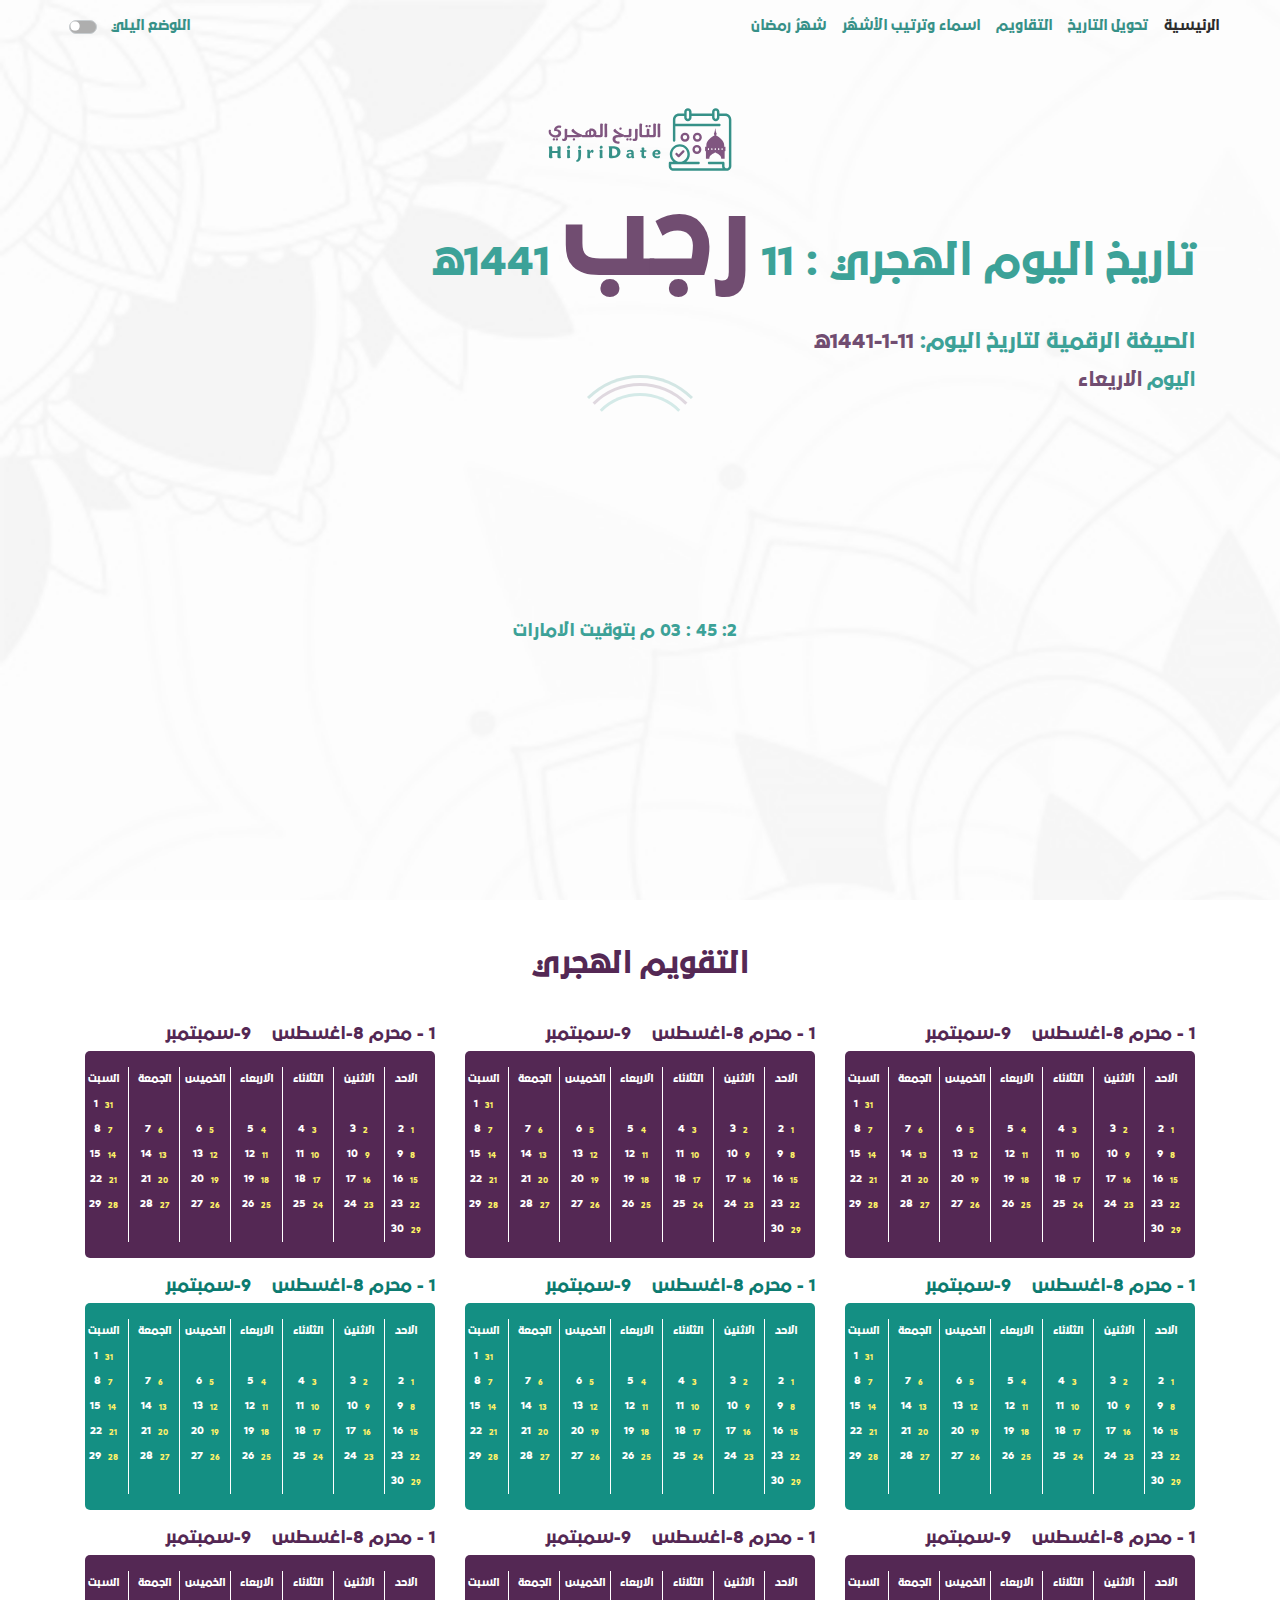
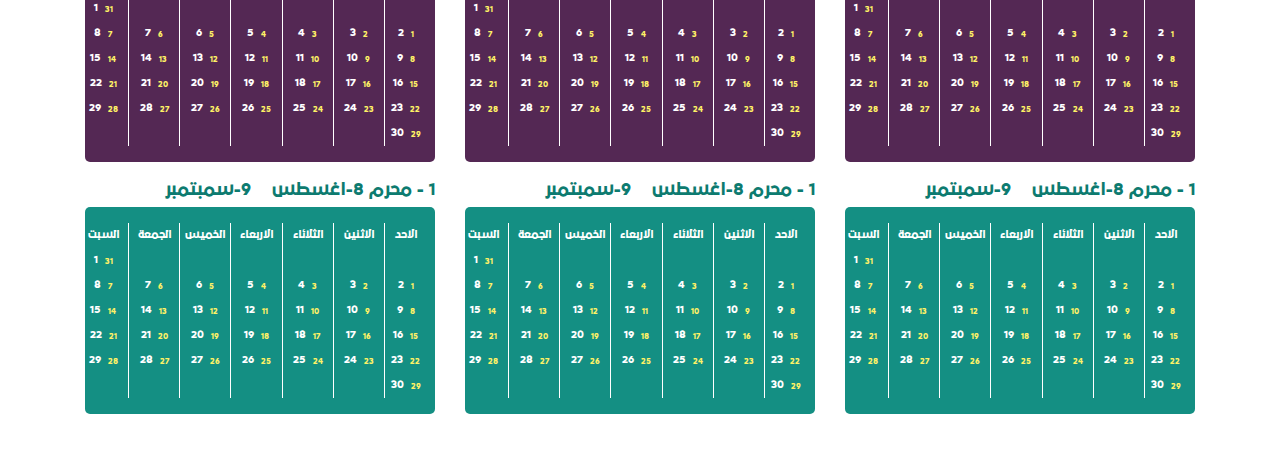
<file: تقويم هجري.html>
<!DOCTYPE html>
<html dir="rtl">

<head>
     <meta charset="UTF-8">
     <meta name="viewport" content="width=device-width, initial-scale=1.0">
     <link rel="stylesheet" href="css/bootstrap.min.css">
     <link rel="stylesheet" href="css/all.min.css">
     <link rel="stylesheet" href="css/pretty-checkbox.min.css">
     <link rel="stylesheet" href="css/main.css">
     <link rel="icon" type="image/png" sizes="32x32" href="img/favicon-32x32.png">

     <title>تقويم هجري</title>
</head>

<body class="light">
     <header>
          <nav class="navbar navbar-expand-lg navbar-light bg-light px-5">
               <button class="navbar-toggler" type="button" data-toggle="collapse" data-target="#navbarNav"
                    aria-controls="navbarNav" aria-expanded="false" aria-label="Toggle navigation">
                    <span class="navbar-toggler-icon"></span>
               </button>
               <div class="collapse navbar-collapse" id="navbarNav">
                    <ul class="navbar-nav w-100">
                         <li class="nav-item active">
                              <a class="nav-link" href="هجري الرئيسيه.html">الرئيسية <span class="sr-only">(current)</span></a>
                         </li>
                         <li class="nav-item">
                              <a class="nav-link" href="تحويل الي ميلادي.html">تحويل التاريخ</a>
                         </li>
                         <li class="nav-item">
                              <a class="nav-link" href="تقويم هجري.html">التقاويم</a>
                         </li>
                         <li class="nav-item">
                              <a class="nav-link" href="اسماء الهجري.html">اسماء وترتيب الأشهُر</a>
                         </li>
                         <li class="nav-item">
                              <a class="nav-link" href="رمضان ميلادي.html">شهرُ رمضان</a>
                         </li>
                         <li class="nav-item mr-auto">
                              <a class="nav-link" href="#">
                                   <div class="pretty p-switch p-fill">
                                        <input type="checkbox" />
                                        <div class="state">
                                             <label class="mx-2">اللوضع اليلي</label>
                                        </div>
                                   </div>
     
                              </a>
                         </li>
                     
                    </ul>
               </div>
          </nav>
          <div class="container position-relative">
               <div class="img-container text-center h-img hagre-img">
                    <img src="img/التاريخ الهجري-dark.svg" class="img-change-dark" alt="" srcset="">
                    <img src="img/التاريخ الهجري.svg" class="img-change-light" alt="" srcset="">
               </div>
               <div class="big-date">
                    تاريخ اليوم الهجري : 11 <span>رجب</span> 1441ه
               </div>
               <div class="today">
                    الصيغة الرقمية لتاريخ اليوم: <span>11-1-1441ه</span>
               </div>
               <div class="day-in-week">
                    اليوم <span>الاريعاء</span>
               </div>
               <div class="now-time mx-auto">
                    <span>2</span><span>: 45</span> <span>: 03</span> <span>م</span> بتوقيت الامارات
               </div>
          </div>
     </header>

     <section id="calender" class="my-5">
          <div class="container">
               <h3 class="text-center color-two month-catgry pb-4 ">  التقويم الهجري</h3>

               <div class="row">

                    <div class="col-md-4 my-2">
                         <div class="calendar">
                              <div class="month">
                                   <div  class="month-calender month-calender-one">1 - محرم <span class="from">8-اغسطس</span> <span
                                             class="px-3 to">9-سمبتمبر</span></div>
                                   <div class="border-5 bg-calender-one px-2 py-3">
                                        <div class="row">
                                             <div class="col colum">
                                                  <div class="row">
                                                       <div class="col pl-0">الاحد</div>
                                                       <div class="col  px-1">الاثنين</div>
                                                       <div class="col  px-1">الثلائاء</div>
                                                       <div class="col  px-1">الاربعاء</div>
                                                       <div class="col  px-1">الخميس</div>
                                                       <div class="col  px-1">الجمعة</div>
                                                       <div class="col  px-1">السبت</div>

                                                  </div>
                                             </div>


                                        </div>
                                        <div class="row">
                                             <div class="col colum">
                                                  <div class="row">
                                                       <div class="col pl-0"></div>
                                                       <div class="col  px-1"></div>
                                                       <div class="col  px-1"></div>
                                                       <div class="col  px-1"></div>
                                                       <div class="col  px-1"></div>
                                                       <div class="col  px-1"></div>
                                                       <div class="col  px-1"> <sub class="pl-1">31</sub> 1 </div>

                                                  </div>
                                             </div>
                                        </div>
                                        <div class="row">
                                             <div class="col colum">
                                                  <div class="row">
                                                       <div class="col  pl-0"> <sub class="pl-1">1</sub> 2 </div>

                                                       <div class="col  px-1"> <sub class="pl-1">2</sub> 3 </div>
                                                       <div class="col  px-1"> <sub class="pl-1">3</sub> 4 </div>
                                                       <div class="col  px-1"> <sub class="pl-1">4</sub> 5 </div>
                                                       <div class="col  px-1"> <sub class="pl-1">5</sub> 6 </div>
                                                       <div class="col  px-1"> <sub class="pl-1">6</sub> 7 </div>
                                                       <div class="col  px-1"> <sub class="pl-1">7</sub> 8 </div>

                                                  </div>
                                             </div>
                                        </div>
                                        <div class="row">
                                             <div class="col colum">
                                                  <div class="row">
                                                       <div class="col  pl-0"> <sub class="pl-1">8</sub> 9 </div>

                                                       <div class="col  px-1"> <sub class="pl-1">9</sub> 10 </div>
                                                       <div class="col  px-1"> <sub class="pl-1">10</sub> 11 </div>
                                                       <div class="col  px-1"> <sub class="pl-1">11</sub> 12 </div>
                                                       <div class="col  px-1"> <sub class="pl-1">12</sub> 13 </div>
                                                       <div class="col  px-1"> <sub class="pl-1">13</sub> 14 </div>
                                                       <div class="col  px-1"> <sub class="pl-1">14</sub> 15 </div>

                                                  </div>
                                             </div>
                                        </div>
                                        <div class="row">
                                             <div class="col colum">
                                                  <div class="row">
                                                       <div class="col  pl-0"> <sub class="pl-1">15</sub> 16 </div>

                                                       <div class="col  px-1"> <sub class="pl-1">16</sub> 17 </div>
                                                       <div class="col  px-1"> <sub class="pl-1">17</sub> 18 </div>
                                                       <div class="col  px-1"> <sub class="pl-1">18</sub> 19 </div>
                                                       <div class="col  px-1"> <sub class="pl-1">19</sub> 20 </div>
                                                       <div class="col  px-1"> <sub class="pl-1">20</sub> 21 </div>
                                                       <div class="col  px-1"> <sub class="pl-1">21</sub> 22 </div>

                                                  </div>
                                             </div>
                                        </div>
                                        <div class="row">
                                             <div class="col colum">
                                                  <div class="row">
                                                       <div class="col  pl-0"> <sub class="pl-1">22</sub> 23 </div>

                                                       <div class="col  px-1"> <sub class="pl-1">23</sub> 24 </div>
                                                       <div class="col  px-1"> <sub class="pl-1">24</sub> 25 </div>
                                                       <div class="col  px-1"> <sub class="pl-1">25</sub> 26 </div>
                                                       <div class="col  px-1"> <sub class="pl-1">26</sub> 27 </div>
                                                       <div class="col  px-1"> <sub class="pl-1">27</sub> 28 </div>
                                                       <div class="col  px-1"> <sub class="pl-1">28</sub> 29 </div>

                                                  </div>
                                             </div>
                                        </div>
                                        <div class="row">
                                             <div class="col colum">
                                                  <div class="row">
                                                       <div class="col  pl-0"> <sub class="pl-1">29</sub> 30 </div>
                                                       <div class="col  px-1"> <sub class="pl-1"></sub> </div>
                                                       <div class="col  px-1"> <sub class="pl-1"></sub> </div>
                                                       <div class="col  px-1"> <sub class="pl-1"></sub> </div>
                                                       <div class="col  px-1"> <sub class="pl-1"></sub> </div>
                                                       <div class="col  px-1"> <sub class="pl-1"></sub> </div>
                                                       <div class="col  px-1"> <sub class="pl-1"></sub> </div>

                                                  </div>
                                             </div>
                                        </div>
                                   </div>

                              </div>


                         </div>
                    </div>
                    <div class="col-md-4 my-2">
                         <div class="calendar">
                              <div class="month">
                                   <div  class="month-calender month-calender-one">1 - محرم <span class="from">8-اغسطس</span> <span
                                             class="px-3 to">9-سمبتمبر</span></div>
                                   <div class="border-5 bg-calender-one px-2 py-3">
                                        <div class="row">
                                             <div class="col colum">
                                                  <div class="row">
                                                       <div class="col pl-0">الاحد</div>
                                                       <div class="col  px-1">الاثنين</div>
                                                       <div class="col  px-1">الثلائاء</div>
                                                       <div class="col  px-1">الاربعاء</div>
                                                       <div class="col  px-1">الخميس</div>
                                                       <div class="col  px-1">الجمعة</div>
                                                       <div class="col  px-1">السبت</div>

                                                  </div>
                                             </div>


                                        </div>
                                        <div class="row">
                                             <div class="col colum">
                                                  <div class="row">
                                                       <div class="col pl-0"></div>
                                                       <div class="col  px-1"></div>
                                                       <div class="col  px-1"></div>
                                                       <div class="col  px-1"></div>
                                                       <div class="col  px-1"></div>
                                                       <div class="col  px-1"></div>
                                                       <div class="col  px-1"> <sub class="pl-1">31</sub> 1 </div>

                                                  </div>
                                             </div>
                                        </div>
                                        <div class="row">
                                             <div class="col colum">
                                                  <div class="row">
                                                       <div class="col  pl-0"> <sub class="pl-1">1</sub> 2 </div>

                                                       <div class="col  px-1"> <sub class="pl-1">2</sub> 3 </div>
                                                       <div class="col  px-1"> <sub class="pl-1">3</sub> 4 </div>
                                                       <div class="col  px-1"> <sub class="pl-1">4</sub> 5 </div>
                                                       <div class="col  px-1"> <sub class="pl-1">5</sub> 6 </div>
                                                       <div class="col  px-1"> <sub class="pl-1">6</sub> 7 </div>
                                                       <div class="col  px-1"> <sub class="pl-1">7</sub> 8 </div>

                                                  </div>
                                             </div>
                                        </div>
                                        <div class="row">
                                             <div class="col colum">
                                                  <div class="row">
                                                       <div class="col  pl-0"> <sub class="pl-1">8</sub> 9 </div>

                                                       <div class="col  px-1"> <sub class="pl-1">9</sub> 10 </div>
                                                       <div class="col  px-1"> <sub class="pl-1">10</sub> 11 </div>
                                                       <div class="col  px-1"> <sub class="pl-1">11</sub> 12 </div>
                                                       <div class="col  px-1"> <sub class="pl-1">12</sub> 13 </div>
                                                       <div class="col  px-1"> <sub class="pl-1">13</sub> 14 </div>
                                                       <div class="col  px-1"> <sub class="pl-1">14</sub> 15 </div>

                                                  </div>
                                             </div>
                                        </div>
                                        <div class="row">
                                             <div class="col colum">
                                                  <div class="row">
                                                       <div class="col  pl-0"> <sub class="pl-1">15</sub> 16 </div>

                                                       <div class="col  px-1"> <sub class="pl-1">16</sub> 17 </div>
                                                       <div class="col  px-1"> <sub class="pl-1">17</sub> 18 </div>
                                                       <div class="col  px-1"> <sub class="pl-1">18</sub> 19 </div>
                                                       <div class="col  px-1"> <sub class="pl-1">19</sub> 20 </div>
                                                       <div class="col  px-1"> <sub class="pl-1">20</sub> 21 </div>
                                                       <div class="col  px-1"> <sub class="pl-1">21</sub> 22 </div>

                                                  </div>
                                             </div>
                                        </div>
                                        <div class="row">
                                             <div class="col colum">
                                                  <div class="row">
                                                       <div class="col  pl-0"> <sub class="pl-1">22</sub> 23 </div>

                                                       <div class="col  px-1"> <sub class="pl-1">23</sub> 24 </div>
                                                       <div class="col  px-1"> <sub class="pl-1">24</sub> 25 </div>
                                                       <div class="col  px-1"> <sub class="pl-1">25</sub> 26 </div>
                                                       <div class="col  px-1"> <sub class="pl-1">26</sub> 27 </div>
                                                       <div class="col  px-1"> <sub class="pl-1">27</sub> 28 </div>
                                                       <div class="col  px-1"> <sub class="pl-1">28</sub> 29 </div>

                                                  </div>
                                             </div>
                                        </div>
                                        <div class="row">
                                             <div class="col colum">
                                                  <div class="row">
                                                       <div class="col  pl-0"> <sub class="pl-1">29</sub> 30 </div>
                                                       <div class="col  px-1"> <sub class="pl-1"></sub> </div>
                                                       <div class="col  px-1"> <sub class="pl-1"></sub> </div>
                                                       <div class="col  px-1"> <sub class="pl-1"></sub> </div>
                                                       <div class="col  px-1"> <sub class="pl-1"></sub> </div>
                                                       <div class="col  px-1"> <sub class="pl-1"></sub> </div>
                                                       <div class="col  px-1"> <sub class="pl-1"></sub> </div>

                                                  </div>
                                             </div>
                                        </div>
                                   </div>

                              </div>


                         </div>
                    </div>
                    <div class="col-md-4 my-2">
                         <div class="calendar">
                              <div class="month">
                                   <div  class="month-calender month-calender-one">1 - محرم <span class="from">8-اغسطس</span> <span
                                             class="px-3 to">9-سمبتمبر</span></div>
                                   <div class="border-5 bg-calender-one px-2 py-3">
                                        <div class="row">
                                             <div class="col colum">
                                                  <div class="row">
                                                       <div class="col pl-0">الاحد</div>
                                                       <div class="col  px-1">الاثنين</div>
                                                       <div class="col  px-1">الثلائاء</div>
                                                       <div class="col  px-1">الاربعاء</div>
                                                       <div class="col  px-1">الخميس</div>
                                                       <div class="col  px-1">الجمعة</div>
                                                       <div class="col  px-1">السبت</div>

                                                  </div>
                                             </div>


                                        </div>
                                        <div class="row">
                                             <div class="col colum">
                                                  <div class="row">
                                                       <div class="col pl-0"></div>
                                                       <div class="col  px-1"></div>
                                                       <div class="col  px-1"></div>
                                                       <div class="col  px-1"></div>
                                                       <div class="col  px-1"></div>
                                                       <div class="col  px-1"></div>
                                                       <div class="col  px-1"> <sub class="pl-1">31</sub> 1 </div>

                                                  </div>
                                             </div>
                                        </div>
                                        <div class="row">
                                             <div class="col colum">
                                                  <div class="row">
                                                       <div class="col  pl-0"> <sub class="pl-1">1</sub> 2 </div>

                                                       <div class="col  px-1"> <sub class="pl-1">2</sub> 3 </div>
                                                       <div class="col  px-1"> <sub class="pl-1">3</sub> 4 </div>
                                                       <div class="col  px-1"> <sub class="pl-1">4</sub> 5 </div>
                                                       <div class="col  px-1"> <sub class="pl-1">5</sub> 6 </div>
                                                       <div class="col  px-1"> <sub class="pl-1">6</sub> 7 </div>
                                                       <div class="col  px-1"> <sub class="pl-1">7</sub> 8 </div>

                                                  </div>
                                             </div>
                                        </div>
                                        <div class="row">
                                             <div class="col colum">
                                                  <div class="row">
                                                       <div class="col  pl-0"> <sub class="pl-1">8</sub> 9 </div>

                                                       <div class="col  px-1"> <sub class="pl-1">9</sub> 10 </div>
                                                       <div class="col  px-1"> <sub class="pl-1">10</sub> 11 </div>
                                                       <div class="col  px-1"> <sub class="pl-1">11</sub> 12 </div>
                                                       <div class="col  px-1"> <sub class="pl-1">12</sub> 13 </div>
                                                       <div class="col  px-1"> <sub class="pl-1">13</sub> 14 </div>
                                                       <div class="col  px-1"> <sub class="pl-1">14</sub> 15 </div>

                                                  </div>
                                             </div>
                                        </div>
                                        <div class="row">
                                             <div class="col colum">
                                                  <div class="row">
                                                       <div class="col  pl-0"> <sub class="pl-1">15</sub> 16 </div>

                                                       <div class="col  px-1"> <sub class="pl-1">16</sub> 17 </div>
                                                       <div class="col  px-1"> <sub class="pl-1">17</sub> 18 </div>
                                                       <div class="col  px-1"> <sub class="pl-1">18</sub> 19 </div>
                                                       <div class="col  px-1"> <sub class="pl-1">19</sub> 20 </div>
                                                       <div class="col  px-1"> <sub class="pl-1">20</sub> 21 </div>
                                                       <div class="col  px-1"> <sub class="pl-1">21</sub> 22 </div>

                                                  </div>
                                             </div>
                                        </div>
                                        <div class="row">
                                             <div class="col colum">
                                                  <div class="row">
                                                       <div class="col  pl-0"> <sub class="pl-1">22</sub> 23 </div>

                                                       <div class="col  px-1"> <sub class="pl-1">23</sub> 24 </div>
                                                       <div class="col  px-1"> <sub class="pl-1">24</sub> 25 </div>
                                                       <div class="col  px-1"> <sub class="pl-1">25</sub> 26 </div>
                                                       <div class="col  px-1"> <sub class="pl-1">26</sub> 27 </div>
                                                       <div class="col  px-1"> <sub class="pl-1">27</sub> 28 </div>
                                                       <div class="col  px-1"> <sub class="pl-1">28</sub> 29 </div>

                                                  </div>
                                             </div>
                                        </div>
                                        <div class="row">
                                             <div class="col colum">
                                                  <div class="row">
                                                       <div class="col  pl-0"> <sub class="pl-1">29</sub> 30 </div>
                                                       <div class="col  px-1"> <sub class="pl-1"></sub> </div>
                                                       <div class="col  px-1"> <sub class="pl-1"></sub> </div>
                                                       <div class="col  px-1"> <sub class="pl-1"></sub> </div>
                                                       <div class="col  px-1"> <sub class="pl-1"></sub> </div>
                                                       <div class="col  px-1"> <sub class="pl-1"></sub> </div>
                                                       <div class="col  px-1"> <sub class="pl-1"></sub> </div>

                                                  </div>
                                             </div>
                                        </div>
                                   </div>

                              </div>


                         </div>
                    </div>
                    <div class="col-md-4 my-2">
                         <div class="calendar">
                              <div class="month">
                                   <div  class="month-calender month-calender-two">1 - محرم <span class="from">8-اغسطس</span> <span
                                             class="px-3 to">9-سمبتمبر</span></div>
                                   <div class="border-5 bg-calender-two px-2 py-3">
                                        <div class="row">
                                             <div class="col colum">
                                                  <div class="row">
                                                       <div class="col pl-0">الاحد</div>
                                                       <div class="col  px-1">الاثنين</div>
                                                       <div class="col  px-1">الثلائاء</div>
                                                       <div class="col  px-1">الاربعاء</div>
                                                       <div class="col  px-1">الخميس</div>
                                                       <div class="col  px-1">الجمعة</div>
                                                       <div class="col  px-1">السبت</div>

                                                  </div>
                                             </div>


                                        </div>
                                        <div class="row">
                                             <div class="col colum">
                                                  <div class="row">
                                                       <div class="col pl-0"></div>
                                                       <div class="col  px-1"></div>
                                                       <div class="col  px-1"></div>
                                                       <div class="col  px-1"></div>
                                                       <div class="col  px-1"></div>
                                                       <div class="col  px-1"></div>
                                                       <div class="col  px-1"> <sub class="pl-1">31</sub> 1 </div>

                                                  </div>
                                             </div>
                                        </div>
                                        <div class="row">
                                             <div class="col colum">
                                                  <div class="row">
                                                       <div class="col  pl-0"> <sub class="pl-1">1</sub> 2 </div>

                                                       <div class="col  px-1"> <sub class="pl-1">2</sub> 3 </div>
                                                       <div class="col  px-1"> <sub class="pl-1">3</sub> 4 </div>
                                                       <div class="col  px-1"> <sub class="pl-1">4</sub> 5 </div>
                                                       <div class="col  px-1"> <sub class="pl-1">5</sub> 6 </div>
                                                       <div class="col  px-1"> <sub class="pl-1">6</sub> 7 </div>
                                                       <div class="col  px-1"> <sub class="pl-1">7</sub> 8 </div>

                                                  </div>
                                             </div>
                                        </div>
                                        <div class="row">
                                             <div class="col colum">
                                                  <div class="row">
                                                       <div class="col  pl-0"> <sub class="pl-1">8</sub> 9 </div>

                                                       <div class="col  px-1"> <sub class="pl-1">9</sub> 10 </div>
                                                       <div class="col  px-1"> <sub class="pl-1">10</sub> 11 </div>
                                                       <div class="col  px-1"> <sub class="pl-1">11</sub> 12 </div>
                                                       <div class="col  px-1"> <sub class="pl-1">12</sub> 13 </div>
                                                       <div class="col  px-1"> <sub class="pl-1">13</sub> 14 </div>
                                                       <div class="col  px-1"> <sub class="pl-1">14</sub> 15 </div>

                                                  </div>
                                             </div>
                                        </div>
                                        <div class="row">
                                             <div class="col colum">
                                                  <div class="row">
                                                       <div class="col  pl-0"> <sub class="pl-1">15</sub> 16 </div>

                                                       <div class="col  px-1"> <sub class="pl-1">16</sub> 17 </div>
                                                       <div class="col  px-1"> <sub class="pl-1">17</sub> 18 </div>
                                                       <div class="col  px-1"> <sub class="pl-1">18</sub> 19 </div>
                                                       <div class="col  px-1"> <sub class="pl-1">19</sub> 20 </div>
                                                       <div class="col  px-1"> <sub class="pl-1">20</sub> 21 </div>
                                                       <div class="col  px-1"> <sub class="pl-1">21</sub> 22 </div>

                                                  </div>
                                             </div>
                                        </div>
                                        <div class="row">
                                             <div class="col colum">
                                                  <div class="row">
                                                       <div class="col  pl-0"> <sub class="pl-1">22</sub> 23 </div>

                                                       <div class="col  px-1"> <sub class="pl-1">23</sub> 24 </div>
                                                       <div class="col  px-1"> <sub class="pl-1">24</sub> 25 </div>
                                                       <div class="col  px-1"> <sub class="pl-1">25</sub> 26 </div>
                                                       <div class="col  px-1"> <sub class="pl-1">26</sub> 27 </div>
                                                       <div class="col  px-1"> <sub class="pl-1">27</sub> 28 </div>
                                                       <div class="col  px-1"> <sub class="pl-1">28</sub> 29 </div>

                                                  </div>
                                             </div>
                                        </div>
                                        <div class="row">
                                             <div class="col colum">
                                                  <div class="row">
                                                       <div class="col  pl-0"> <sub class="pl-1">29</sub> 30 </div>
                                                       <div class="col  px-1"> <sub class="pl-1"></sub> </div>
                                                       <div class="col  px-1"> <sub class="pl-1"></sub> </div>
                                                       <div class="col  px-1"> <sub class="pl-1"></sub> </div>
                                                       <div class="col  px-1"> <sub class="pl-1"></sub> </div>
                                                       <div class="col  px-1"> <sub class="pl-1"></sub> </div>
                                                       <div class="col  px-1"> <sub class="pl-1"></sub> </div>

                                                  </div>
                                             </div>
                                        </div>
                                   </div>

                              </div>


                         </div>
                    </div>
                    <div class="col-md-4 my-2">
                         <div class="calendar">
                              <div class="month">
                                   <div  class="month-calender month-calender-two">1 - محرم <span class="from">8-اغسطس</span> <span
                                             class="px-3 to">9-سمبتمبر</span></div>
                                   <div class="border-5 bg-calender-two px-2 py-3">
                                        <div class="row">
                                             <div class="col colum">
                                                  <div class="row">
                                                       <div class="col pl-0">الاحد</div>
                                                       <div class="col  px-1">الاثنين</div>
                                                       <div class="col  px-1">الثلائاء</div>
                                                       <div class="col  px-1">الاربعاء</div>
                                                       <div class="col  px-1">الخميس</div>
                                                       <div class="col  px-1">الجمعة</div>
                                                       <div class="col  px-1">السبت</div>

                                                  </div>
                                             </div>


                                        </div>
                                        <div class="row">
                                             <div class="col colum">
                                                  <div class="row">
                                                       <div class="col pl-0"></div>
                                                       <div class="col  px-1"></div>
                                                       <div class="col  px-1"></div>
                                                       <div class="col  px-1"></div>
                                                       <div class="col  px-1"></div>
                                                       <div class="col  px-1"></div>
                                                       <div class="col  px-1"> <sub class="pl-1">31</sub> 1 </div>

                                                  </div>
                                             </div>
                                        </div>
                                        <div class="row">
                                             <div class="col colum">
                                                  <div class="row">
                                                       <div class="col  pl-0"> <sub class="pl-1">1</sub> 2 </div>

                                                       <div class="col  px-1"> <sub class="pl-1">2</sub> 3 </div>
                                                       <div class="col  px-1"> <sub class="pl-1">3</sub> 4 </div>
                                                       <div class="col  px-1"> <sub class="pl-1">4</sub> 5 </div>
                                                       <div class="col  px-1"> <sub class="pl-1">5</sub> 6 </div>
                                                       <div class="col  px-1"> <sub class="pl-1">6</sub> 7 </div>
                                                       <div class="col  px-1"> <sub class="pl-1">7</sub> 8 </div>

                                                  </div>
                                             </div>
                                        </div>
                                        <div class="row">
                                             <div class="col colum">
                                                  <div class="row">
                                                       <div class="col  pl-0"> <sub class="pl-1">8</sub> 9 </div>

                                                       <div class="col  px-1"> <sub class="pl-1">9</sub> 10 </div>
                                                       <div class="col  px-1"> <sub class="pl-1">10</sub> 11 </div>
                                                       <div class="col  px-1"> <sub class="pl-1">11</sub> 12 </div>
                                                       <div class="col  px-1"> <sub class="pl-1">12</sub> 13 </div>
                                                       <div class="col  px-1"> <sub class="pl-1">13</sub> 14 </div>
                                                       <div class="col  px-1"> <sub class="pl-1">14</sub> 15 </div>

                                                  </div>
                                             </div>
                                        </div>
                                        <div class="row">
                                             <div class="col colum">
                                                  <div class="row">
                                                       <div class="col  pl-0"> <sub class="pl-1">15</sub> 16 </div>

                                                       <div class="col  px-1"> <sub class="pl-1">16</sub> 17 </div>
                                                       <div class="col  px-1"> <sub class="pl-1">17</sub> 18 </div>
                                                       <div class="col  px-1"> <sub class="pl-1">18</sub> 19 </div>
                                                       <div class="col  px-1"> <sub class="pl-1">19</sub> 20 </div>
                                                       <div class="col  px-1"> <sub class="pl-1">20</sub> 21 </div>
                                                       <div class="col  px-1"> <sub class="pl-1">21</sub> 22 </div>

                                                  </div>
                                             </div>
                                        </div>
                                        <div class="row">
                                             <div class="col colum">
                                                  <div class="row">
                                                       <div class="col  pl-0"> <sub class="pl-1">22</sub> 23 </div>

                                                       <div class="col  px-1"> <sub class="pl-1">23</sub> 24 </div>
                                                       <div class="col  px-1"> <sub class="pl-1">24</sub> 25 </div>
                                                       <div class="col  px-1"> <sub class="pl-1">25</sub> 26 </div>
                                                       <div class="col  px-1"> <sub class="pl-1">26</sub> 27 </div>
                                                       <div class="col  px-1"> <sub class="pl-1">27</sub> 28 </div>
                                                       <div class="col  px-1"> <sub class="pl-1">28</sub> 29 </div>

                                                  </div>
                                             </div>
                                        </div>
                                        <div class="row">
                                             <div class="col colum">
                                                  <div class="row">
                                                       <div class="col  pl-0"> <sub class="pl-1">29</sub> 30 </div>
                                                       <div class="col  px-1"> <sub class="pl-1"></sub> </div>
                                                       <div class="col  px-1"> <sub class="pl-1"></sub> </div>
                                                       <div class="col  px-1"> <sub class="pl-1"></sub> </div>
                                                       <div class="col  px-1"> <sub class="pl-1"></sub> </div>
                                                       <div class="col  px-1"> <sub class="pl-1"></sub> </div>
                                                       <div class="col  px-1"> <sub class="pl-1"></sub> </div>

                                                  </div>
                                             </div>
                                        </div>
                                   </div>

                              </div>


                         </div>
                    </div>
                    <div class="col-md-4 my-2">
                         <div class="calendar">
                              <div class="month">
                                   <div  class="month-calender month-calender-two">1 - محرم <span class="from">8-اغسطس</span> <span
                                             class="px-3 to">9-سمبتمبر</span></div>
                                   <div class="border-5 bg-calender-two px-2 py-3">
                                        <div class="row">
                                             <div class="col colum">
                                                  <div class="row">
                                                       <div class="col pl-0">الاحد</div>
                                                       <div class="col  px-1">الاثنين</div>
                                                       <div class="col  px-1">الثلائاء</div>
                                                       <div class="col  px-1">الاربعاء</div>
                                                       <div class="col  px-1">الخميس</div>
                                                       <div class="col  px-1">الجمعة</div>
                                                       <div class="col  px-1">السبت</div>

                                                  </div>
                                             </div>


                                        </div>
                                        <div class="row">
                                             <div class="col colum">
                                                  <div class="row">
                                                       <div class="col pl-0"></div>
                                                       <div class="col  px-1"></div>
                                                       <div class="col  px-1"></div>
                                                       <div class="col  px-1"></div>
                                                       <div class="col  px-1"></div>
                                                       <div class="col  px-1"></div>
                                                       <div class="col  px-1"> <sub class="pl-1">31</sub> 1 </div>

                                                  </div>
                                             </div>
                                        </div>
                                        <div class="row">
                                             <div class="col colum">
                                                  <div class="row">
                                                       <div class="col  pl-0"> <sub class="pl-1">1</sub> 2 </div>

                                                       <div class="col  px-1"> <sub class="pl-1">2</sub> 3 </div>
                                                       <div class="col  px-1"> <sub class="pl-1">3</sub> 4 </div>
                                                       <div class="col  px-1"> <sub class="pl-1">4</sub> 5 </div>
                                                       <div class="col  px-1"> <sub class="pl-1">5</sub> 6 </div>
                                                       <div class="col  px-1"> <sub class="pl-1">6</sub> 7 </div>
                                                       <div class="col  px-1"> <sub class="pl-1">7</sub> 8 </div>

                                                  </div>
                                             </div>
                                        </div>
                                        <div class="row">
                                             <div class="col colum">
                                                  <div class="row">
                                                       <div class="col  pl-0"> <sub class="pl-1">8</sub> 9 </div>

                                                       <div class="col  px-1"> <sub class="pl-1">9</sub> 10 </div>
                                                       <div class="col  px-1"> <sub class="pl-1">10</sub> 11 </div>
                                                       <div class="col  px-1"> <sub class="pl-1">11</sub> 12 </div>
                                                       <div class="col  px-1"> <sub class="pl-1">12</sub> 13 </div>
                                                       <div class="col  px-1"> <sub class="pl-1">13</sub> 14 </div>
                                                       <div class="col  px-1"> <sub class="pl-1">14</sub> 15 </div>

                                                  </div>
                                             </div>
                                        </div>
                                        <div class="row">
                                             <div class="col colum">
                                                  <div class="row">
                                                       <div class="col  pl-0"> <sub class="pl-1">15</sub> 16 </div>

                                                       <div class="col  px-1"> <sub class="pl-1">16</sub> 17 </div>
                                                       <div class="col  px-1"> <sub class="pl-1">17</sub> 18 </div>
                                                       <div class="col  px-1"> <sub class="pl-1">18</sub> 19 </div>
                                                       <div class="col  px-1"> <sub class="pl-1">19</sub> 20 </div>
                                                       <div class="col  px-1"> <sub class="pl-1">20</sub> 21 </div>
                                                       <div class="col  px-1"> <sub class="pl-1">21</sub> 22 </div>

                                                  </div>
                                             </div>
                                        </div>
                                        <div class="row">
                                             <div class="col colum">
                                                  <div class="row">
                                                       <div class="col  pl-0"> <sub class="pl-1">22</sub> 23 </div>

                                                       <div class="col  px-1"> <sub class="pl-1">23</sub> 24 </div>
                                                       <div class="col  px-1"> <sub class="pl-1">24</sub> 25 </div>
                                                       <div class="col  px-1"> <sub class="pl-1">25</sub> 26 </div>
                                                       <div class="col  px-1"> <sub class="pl-1">26</sub> 27 </div>
                                                       <div class="col  px-1"> <sub class="pl-1">27</sub> 28 </div>
                                                       <div class="col  px-1"> <sub class="pl-1">28</sub> 29 </div>

                                                  </div>
                                             </div>
                                        </div>
                                        <div class="row">
                                             <div class="col colum">
                                                  <div class="row">
                                                       <div class="col  pl-0"> <sub class="pl-1">29</sub> 30 </div>
                                                       <div class="col  px-1"> <sub class="pl-1"></sub> </div>
                                                       <div class="col  px-1"> <sub class="pl-1"></sub> </div>
                                                       <div class="col  px-1"> <sub class="pl-1"></sub> </div>
                                                       <div class="col  px-1"> <sub class="pl-1"></sub> </div>
                                                       <div class="col  px-1"> <sub class="pl-1"></sub> </div>
                                                       <div class="col  px-1"> <sub class="pl-1"></sub> </div>

                                                  </div>
                                             </div>
                                        </div>
                                   </div>

                              </div>


                         </div>
                    </div>

                    <div class="col-md-4 my-2">
                         <div class="calendar">
                              <div class="month">
                                   <div  class="month-calender month-calender-one">1 - محرم <span class="from">8-اغسطس</span> <span
                                             class="px-3 to">9-سمبتمبر</span></div>
                                   <div class="border-5 bg-calender-one px-2 py-3">
                                        <div class="row">
                                             <div class="col colum">
                                                  <div class="row">
                                                       <div class="col pl-0">الاحد</div>
                                                       <div class="col  px-1">الاثنين</div>
                                                       <div class="col  px-1">الثلائاء</div>
                                                       <div class="col  px-1">الاربعاء</div>
                                                       <div class="col  px-1">الخميس</div>
                                                       <div class="col  px-1">الجمعة</div>
                                                       <div class="col  px-1">السبت</div>

                                                  </div>
                                             </div>


                                        </div>
                                        <div class="row">
                                             <div class="col colum">
                                                  <div class="row">
                                                       <div class="col pl-0"></div>
                                                       <div class="col  px-1"></div>
                                                       <div class="col  px-1"></div>
                                                       <div class="col  px-1"></div>
                                                       <div class="col  px-1"></div>
                                                       <div class="col  px-1"></div>
                                                       <div class="col  px-1"> <sub class="pl-1">31</sub> 1 </div>

                                                  </div>
                                             </div>
                                        </div>
                                        <div class="row">
                                             <div class="col colum">
                                                  <div class="row">
                                                       <div class="col  pl-0"> <sub class="pl-1">1</sub> 2 </div>

                                                       <div class="col  px-1"> <sub class="pl-1">2</sub> 3 </div>
                                                       <div class="col  px-1"> <sub class="pl-1">3</sub> 4 </div>
                                                       <div class="col  px-1"> <sub class="pl-1">4</sub> 5 </div>
                                                       <div class="col  px-1"> <sub class="pl-1">5</sub> 6 </div>
                                                       <div class="col  px-1"> <sub class="pl-1">6</sub> 7 </div>
                                                       <div class="col  px-1"> <sub class="pl-1">7</sub> 8 </div>

                                                  </div>
                                             </div>
                                        </div>
                                        <div class="row">
                                             <div class="col colum">
                                                  <div class="row">
                                                       <div class="col  pl-0"> <sub class="pl-1">8</sub> 9 </div>

                                                       <div class="col  px-1"> <sub class="pl-1">9</sub> 10 </div>
                                                       <div class="col  px-1"> <sub class="pl-1">10</sub> 11 </div>
                                                       <div class="col  px-1"> <sub class="pl-1">11</sub> 12 </div>
                                                       <div class="col  px-1"> <sub class="pl-1">12</sub> 13 </div>
                                                       <div class="col  px-1"> <sub class="pl-1">13</sub> 14 </div>
                                                       <div class="col  px-1"> <sub class="pl-1">14</sub> 15 </div>

                                                  </div>
                                             </div>
                                        </div>
                                        <div class="row">
                                             <div class="col colum">
                                                  <div class="row">
                                                       <div class="col  pl-0"> <sub class="pl-1">15</sub> 16 </div>

                                                       <div class="col  px-1"> <sub class="pl-1">16</sub> 17 </div>
                                                       <div class="col  px-1"> <sub class="pl-1">17</sub> 18 </div>
                                                       <div class="col  px-1"> <sub class="pl-1">18</sub> 19 </div>
                                                       <div class="col  px-1"> <sub class="pl-1">19</sub> 20 </div>
                                                       <div class="col  px-1"> <sub class="pl-1">20</sub> 21 </div>
                                                       <div class="col  px-1"> <sub class="pl-1">21</sub> 22 </div>

                                                  </div>
                                             </div>
                                        </div>
                                        <div class="row">
                                             <div class="col colum">
                                                  <div class="row">
                                                       <div class="col  pl-0"> <sub class="pl-1">22</sub> 23 </div>

                                                       <div class="col  px-1"> <sub class="pl-1">23</sub> 24 </div>
                                                       <div class="col  px-1"> <sub class="pl-1">24</sub> 25 </div>
                                                       <div class="col  px-1"> <sub class="pl-1">25</sub> 26 </div>
                                                       <div class="col  px-1"> <sub class="pl-1">26</sub> 27 </div>
                                                       <div class="col  px-1"> <sub class="pl-1">27</sub> 28 </div>
                                                       <div class="col  px-1"> <sub class="pl-1">28</sub> 29 </div>

                                                  </div>
                                             </div>
                                        </div>
                                        <div class="row">
                                             <div class="col colum">
                                                  <div class="row">
                                                       <div class="col  pl-0"> <sub class="pl-1">29</sub> 30 </div>
                                                       <div class="col  px-1"> <sub class="pl-1"></sub> </div>
                                                       <div class="col  px-1"> <sub class="pl-1"></sub> </div>
                                                       <div class="col  px-1"> <sub class="pl-1"></sub> </div>
                                                       <div class="col  px-1"> <sub class="pl-1"></sub> </div>
                                                       <div class="col  px-1"> <sub class="pl-1"></sub> </div>
                                                       <div class="col  px-1"> <sub class="pl-1"></sub> </div>

                                                  </div>
                                             </div>
                                        </div>
                                   </div>

                              </div>


                         </div>
                    </div>
                    <div class="col-md-4 my-2">
                         <div class="calendar">
                              <div class="month">
                                   <div  class="month-calender month-calender-one">1 - محرم <span class="from">8-اغسطس</span> <span
                                             class="px-3 to">9-سمبتمبر</span></div>
                                   <div class="border-5 bg-calender-one px-2 py-3">
                                        <div class="row">
                                             <div class="col colum">
                                                  <div class="row">
                                                       <div class="col pl-0">الاحد</div>
                                                       <div class="col  px-1">الاثنين</div>
                                                       <div class="col  px-1">الثلائاء</div>
                                                       <div class="col  px-1">الاربعاء</div>
                                                       <div class="col  px-1">الخميس</div>
                                                       <div class="col  px-1">الجمعة</div>
                                                       <div class="col  px-1">السبت</div>

                                                  </div>
                                             </div>


                                        </div>
                                        <div class="row">
                                             <div class="col colum">
                                                  <div class="row">
                                                       <div class="col pl-0"></div>
                                                       <div class="col  px-1"></div>
                                                       <div class="col  px-1"></div>
                                                       <div class="col  px-1"></div>
                                                       <div class="col  px-1"></div>
                                                       <div class="col  px-1"></div>
                                                       <div class="col  px-1"> <sub class="pl-1">31</sub> 1 </div>

                                                  </div>
                                             </div>
                                        </div>
                                        <div class="row">
                                             <div class="col colum">
                                                  <div class="row">
                                                       <div class="col  pl-0"> <sub class="pl-1">1</sub> 2 </div>

                                                       <div class="col  px-1"> <sub class="pl-1">2</sub> 3 </div>
                                                       <div class="col  px-1"> <sub class="pl-1">3</sub> 4 </div>
                                                       <div class="col  px-1"> <sub class="pl-1">4</sub> 5 </div>
                                                       <div class="col  px-1"> <sub class="pl-1">5</sub> 6 </div>
                                                       <div class="col  px-1"> <sub class="pl-1">6</sub> 7 </div>
                                                       <div class="col  px-1"> <sub class="pl-1">7</sub> 8 </div>

                                                  </div>
                                             </div>
                                        </div>
                                        <div class="row">
                                             <div class="col colum">
                                                  <div class="row">
                                                       <div class="col  pl-0"> <sub class="pl-1">8</sub> 9 </div>

                                                       <div class="col  px-1"> <sub class="pl-1">9</sub> 10 </div>
                                                       <div class="col  px-1"> <sub class="pl-1">10</sub> 11 </div>
                                                       <div class="col  px-1"> <sub class="pl-1">11</sub> 12 </div>
                                                       <div class="col  px-1"> <sub class="pl-1">12</sub> 13 </div>
                                                       <div class="col  px-1"> <sub class="pl-1">13</sub> 14 </div>
                                                       <div class="col  px-1"> <sub class="pl-1">14</sub> 15 </div>

                                                  </div>
                                             </div>
                                        </div>
                                        <div class="row">
                                             <div class="col colum">
                                                  <div class="row">
                                                       <div class="col  pl-0"> <sub class="pl-1">15</sub> 16 </div>

                                                       <div class="col  px-1"> <sub class="pl-1">16</sub> 17 </div>
                                                       <div class="col  px-1"> <sub class="pl-1">17</sub> 18 </div>
                                                       <div class="col  px-1"> <sub class="pl-1">18</sub> 19 </div>
                                                       <div class="col  px-1"> <sub class="pl-1">19</sub> 20 </div>
                                                       <div class="col  px-1"> <sub class="pl-1">20</sub> 21 </div>
                                                       <div class="col  px-1"> <sub class="pl-1">21</sub> 22 </div>

                                                  </div>
                                             </div>
                                        </div>
                                        <div class="row">
                                             <div class="col colum">
                                                  <div class="row">
                                                       <div class="col  pl-0"> <sub class="pl-1">22</sub> 23 </div>

                                                       <div class="col  px-1"> <sub class="pl-1">23</sub> 24 </div>
                                                       <div class="col  px-1"> <sub class="pl-1">24</sub> 25 </div>
                                                       <div class="col  px-1"> <sub class="pl-1">25</sub> 26 </div>
                                                       <div class="col  px-1"> <sub class="pl-1">26</sub> 27 </div>
                                                       <div class="col  px-1"> <sub class="pl-1">27</sub> 28 </div>
                                                       <div class="col  px-1"> <sub class="pl-1">28</sub> 29 </div>

                                                  </div>
                                             </div>
                                        </div>
                                        <div class="row">
                                             <div class="col colum">
                                                  <div class="row">
                                                       <div class="col  pl-0"> <sub class="pl-1">29</sub> 30 </div>
                                                       <div class="col  px-1"> <sub class="pl-1"></sub> </div>
                                                       <div class="col  px-1"> <sub class="pl-1"></sub> </div>
                                                       <div class="col  px-1"> <sub class="pl-1"></sub> </div>
                                                       <div class="col  px-1"> <sub class="pl-1"></sub> </div>
                                                       <div class="col  px-1"> <sub class="pl-1"></sub> </div>
                                                       <div class="col  px-1"> <sub class="pl-1"></sub> </div>

                                                  </div>
                                             </div>
                                        </div>
                                   </div>

                              </div>


                         </div>
                    </div>
                    <div class="col-md-4 my-2">
                         <div class="calendar">
                              <div class="month">
                                   <div  class="month-calender month-calender-one">1 - محرم <span class="from">8-اغسطس</span> <span
                                             class="px-3 to">9-سمبتمبر</span></div>
                                   <div class="border-5 bg-calender-one px-2 py-3">
                                        <div class="row">
                                             <div class="col colum">
                                                  <div class="row">
                                                       <div class="col pl-0">الاحد</div>
                                                       <div class="col  px-1">الاثنين</div>
                                                       <div class="col  px-1">الثلائاء</div>
                                                       <div class="col  px-1">الاربعاء</div>
                                                       <div class="col  px-1">الخميس</div>
                                                       <div class="col  px-1">الجمعة</div>
                                                       <div class="col  px-1">السبت</div>

                                                  </div>
                                             </div>


                                        </div>
                                        <div class="row">
                                             <div class="col colum">
                                                  <div class="row">
                                                       <div class="col pl-0"></div>
                                                       <div class="col  px-1"></div>
                                                       <div class="col  px-1"></div>
                                                       <div class="col  px-1"></div>
                                                       <div class="col  px-1"></div>
                                                       <div class="col  px-1"></div>
                                                       <div class="col  px-1"> <sub class="pl-1">31</sub> 1 </div>

                                                  </div>
                                             </div>
                                        </div>
                                        <div class="row">
                                             <div class="col colum">
                                                  <div class="row">
                                                       <div class="col  pl-0"> <sub class="pl-1">1</sub> 2 </div>

                                                       <div class="col  px-1"> <sub class="pl-1">2</sub> 3 </div>
                                                       <div class="col  px-1"> <sub class="pl-1">3</sub> 4 </div>
                                                       <div class="col  px-1"> <sub class="pl-1">4</sub> 5 </div>
                                                       <div class="col  px-1"> <sub class="pl-1">5</sub> 6 </div>
                                                       <div class="col  px-1"> <sub class="pl-1">6</sub> 7 </div>
                                                       <div class="col  px-1"> <sub class="pl-1">7</sub> 8 </div>

                                                  </div>
                                             </div>
                                        </div>
                                        <div class="row">
                                             <div class="col colum">
                                                  <div class="row">
                                                       <div class="col  pl-0"> <sub class="pl-1">8</sub> 9 </div>

                                                       <div class="col  px-1"> <sub class="pl-1">9</sub> 10 </div>
                                                       <div class="col  px-1"> <sub class="pl-1">10</sub> 11 </div>
                                                       <div class="col  px-1"> <sub class="pl-1">11</sub> 12 </div>
                                                       <div class="col  px-1"> <sub class="pl-1">12</sub> 13 </div>
                                                       <div class="col  px-1"> <sub class="pl-1">13</sub> 14 </div>
                                                       <div class="col  px-1"> <sub class="pl-1">14</sub> 15 </div>

                                                  </div>
                                             </div>
                                        </div>
                                        <div class="row">
                                             <div class="col colum">
                                                  <div class="row">
                                                       <div class="col  pl-0"> <sub class="pl-1">15</sub> 16 </div>

                                                       <div class="col  px-1"> <sub class="pl-1">16</sub> 17 </div>
                                                       <div class="col  px-1"> <sub class="pl-1">17</sub> 18 </div>
                                                       <div class="col  px-1"> <sub class="pl-1">18</sub> 19 </div>
                                                       <div class="col  px-1"> <sub class="pl-1">19</sub> 20 </div>
                                                       <div class="col  px-1"> <sub class="pl-1">20</sub> 21 </div>
                                                       <div class="col  px-1"> <sub class="pl-1">21</sub> 22 </div>

                                                  </div>
                                             </div>
                                        </div>
                                        <div class="row">
                                             <div class="col colum">
                                                  <div class="row">
                                                       <div class="col  pl-0"> <sub class="pl-1">22</sub> 23 </div>

                                                       <div class="col  px-1"> <sub class="pl-1">23</sub> 24 </div>
                                                       <div class="col  px-1"> <sub class="pl-1">24</sub> 25 </div>
                                                       <div class="col  px-1"> <sub class="pl-1">25</sub> 26 </div>
                                                       <div class="col  px-1"> <sub class="pl-1">26</sub> 27 </div>
                                                       <div class="col  px-1"> <sub class="pl-1">27</sub> 28 </div>
                                                       <div class="col  px-1"> <sub class="pl-1">28</sub> 29 </div>

                                                  </div>
                                             </div>
                                        </div>
                                        <div class="row">
                                             <div class="col colum">
                                                  <div class="row">
                                                       <div class="col  pl-0"> <sub class="pl-1">29</sub> 30 </div>
                                                       <div class="col  px-1"> <sub class="pl-1"></sub> </div>
                                                       <div class="col  px-1"> <sub class="pl-1"></sub> </div>
                                                       <div class="col  px-1"> <sub class="pl-1"></sub> </div>
                                                       <div class="col  px-1"> <sub class="pl-1"></sub> </div>
                                                       <div class="col  px-1"> <sub class="pl-1"></sub> </div>
                                                       <div class="col  px-1"> <sub class="pl-1"></sub> </div>

                                                  </div>
                                             </div>
                                        </div>
                                   </div>

                              </div>


                         </div>
                    </div>


                    <div class="col-md-4 my-2">
                         <div class="calendar">
                              <div class="month">
                                   <div  class="month-calender month-calender-two">1 - محرم <span class="from">8-اغسطس</span> <span
                                             class="px-3 to">9-سمبتمبر</span></div>
                                   <div class="border-5 bg-calender-two px-2 py-3">
                                        <div class="row">
                                             <div class="col colum">
                                                  <div class="row">
                                                       <div class="col pl-0">الاحد</div>
                                                       <div class="col  px-1">الاثنين</div>
                                                       <div class="col  px-1">الثلائاء</div>
                                                       <div class="col  px-1">الاربعاء</div>
                                                       <div class="col  px-1">الخميس</div>
                                                       <div class="col  px-1">الجمعة</div>
                                                       <div class="col  px-1">السبت</div>

                                                  </div>
                                             </div>


                                        </div>
                                        <div class="row">
                                             <div class="col colum">
                                                  <div class="row">
                                                       <div class="col pl-0"></div>
                                                       <div class="col  px-1"></div>
                                                       <div class="col  px-1"></div>
                                                       <div class="col  px-1"></div>
                                                       <div class="col  px-1"></div>
                                                       <div class="col  px-1"></div>
                                                       <div class="col  px-1"> <sub class="pl-1">31</sub> 1 </div>

                                                  </div>
                                             </div>
                                        </div>
                                        <div class="row">
                                             <div class="col colum">
                                                  <div class="row">
                                                       <div class="col  pl-0"> <sub class="pl-1">1</sub> 2 </div>

                                                       <div class="col  px-1"> <sub class="pl-1">2</sub> 3 </div>
                                                       <div class="col  px-1"> <sub class="pl-1">3</sub> 4 </div>
                                                       <div class="col  px-1"> <sub class="pl-1">4</sub> 5 </div>
                                                       <div class="col  px-1"> <sub class="pl-1">5</sub> 6 </div>
                                                       <div class="col  px-1"> <sub class="pl-1">6</sub> 7 </div>
                                                       <div class="col  px-1"> <sub class="pl-1">7</sub> 8 </div>

                                                  </div>
                                             </div>
                                        </div>
                                        <div class="row">
                                             <div class="col colum">
                                                  <div class="row">
                                                       <div class="col  pl-0"> <sub class="pl-1">8</sub> 9 </div>

                                                       <div class="col  px-1"> <sub class="pl-1">9</sub> 10 </div>
                                                       <div class="col  px-1"> <sub class="pl-1">10</sub> 11 </div>
                                                       <div class="col  px-1"> <sub class="pl-1">11</sub> 12 </div>
                                                       <div class="col  px-1"> <sub class="pl-1">12</sub> 13 </div>
                                                       <div class="col  px-1"> <sub class="pl-1">13</sub> 14 </div>
                                                       <div class="col  px-1"> <sub class="pl-1">14</sub> 15 </div>

                                                  </div>
                                             </div>
                                        </div>
                                        <div class="row">
                                             <div class="col colum">
                                                  <div class="row">
                                                       <div class="col  pl-0"> <sub class="pl-1">15</sub> 16 </div>

                                                       <div class="col  px-1"> <sub class="pl-1">16</sub> 17 </div>
                                                       <div class="col  px-1"> <sub class="pl-1">17</sub> 18 </div>
                                                       <div class="col  px-1"> <sub class="pl-1">18</sub> 19 </div>
                                                       <div class="col  px-1"> <sub class="pl-1">19</sub> 20 </div>
                                                       <div class="col  px-1"> <sub class="pl-1">20</sub> 21 </div>
                                                       <div class="col  px-1"> <sub class="pl-1">21</sub> 22 </div>

                                                  </div>
                                             </div>
                                        </div>
                                        <div class="row">
                                             <div class="col colum">
                                                  <div class="row">
                                                       <div class="col  pl-0"> <sub class="pl-1">22</sub> 23 </div>

                                                       <div class="col  px-1"> <sub class="pl-1">23</sub> 24 </div>
                                                       <div class="col  px-1"> <sub class="pl-1">24</sub> 25 </div>
                                                       <div class="col  px-1"> <sub class="pl-1">25</sub> 26 </div>
                                                       <div class="col  px-1"> <sub class="pl-1">26</sub> 27 </div>
                                                       <div class="col  px-1"> <sub class="pl-1">27</sub> 28 </div>
                                                       <div class="col  px-1"> <sub class="pl-1">28</sub> 29 </div>

                                                  </div>
                                             </div>
                                        </div>
                                        <div class="row">
                                             <div class="col colum">
                                                  <div class="row">
                                                       <div class="col  pl-0"> <sub class="pl-1">29</sub> 30 </div>
                                                       <div class="col  px-1"> <sub class="pl-1"></sub> </div>
                                                       <div class="col  px-1"> <sub class="pl-1"></sub> </div>
                                                       <div class="col  px-1"> <sub class="pl-1"></sub> </div>
                                                       <div class="col  px-1"> <sub class="pl-1"></sub> </div>
                                                       <div class="col  px-1"> <sub class="pl-1"></sub> </div>
                                                       <div class="col  px-1"> <sub class="pl-1"></sub> </div>

                                                  </div>
                                             </div>
                                        </div>
                                   </div>

                              </div>


                         </div>
                    </div>
                    <div class="col-md-4 my-2">
                         <div class="calendar">
                              <div class="month">
                                   <div  class="month-calender month-calender-two">1 - محرم <span class="from">8-اغسطس</span> <span
                                             class="px-3 to">9-سمبتمبر</span></div>
                                   <div class="border-5 bg-calender-two px-2 py-3">
                                        <div class="row">
                                             <div class="col colum">
                                                  <div class="row">
                                                       <div class="col pl-0">الاحد</div>
                                                       <div class="col  px-1">الاثنين</div>
                                                       <div class="col  px-1">الثلائاء</div>
                                                       <div class="col  px-1">الاربعاء</div>
                                                       <div class="col  px-1">الخميس</div>
                                                       <div class="col  px-1">الجمعة</div>
                                                       <div class="col  px-1">السبت</div>

                                                  </div>
                                             </div>


                                        </div>
                                        <div class="row">
                                             <div class="col colum">
                                                  <div class="row">
                                                       <div class="col pl-0"></div>
                                                       <div class="col  px-1"></div>
                                                       <div class="col  px-1"></div>
                                                       <div class="col  px-1"></div>
                                                       <div class="col  px-1"></div>
                                                       <div class="col  px-1"></div>
                                                       <div class="col  px-1"> <sub class="pl-1">31</sub> 1 </div>

                                                  </div>
                                             </div>
                                        </div>
                                        <div class="row">
                                             <div class="col colum">
                                                  <div class="row">
                                                       <div class="col  pl-0"> <sub class="pl-1">1</sub> 2 </div>

                                                       <div class="col  px-1"> <sub class="pl-1">2</sub> 3 </div>
                                                       <div class="col  px-1"> <sub class="pl-1">3</sub> 4 </div>
                                                       <div class="col  px-1"> <sub class="pl-1">4</sub> 5 </div>
                                                       <div class="col  px-1"> <sub class="pl-1">5</sub> 6 </div>
                                                       <div class="col  px-1"> <sub class="pl-1">6</sub> 7 </div>
                                                       <div class="col  px-1"> <sub class="pl-1">7</sub> 8 </div>

                                                  </div>
                                             </div>
                                        </div>
                                        <div class="row">
                                             <div class="col colum">
                                                  <div class="row">
                                                       <div class="col  pl-0"> <sub class="pl-1">8</sub> 9 </div>

                                                       <div class="col  px-1"> <sub class="pl-1">9</sub> 10 </div>
                                                       <div class="col  px-1"> <sub class="pl-1">10</sub> 11 </div>
                                                       <div class="col  px-1"> <sub class="pl-1">11</sub> 12 </div>
                                                       <div class="col  px-1"> <sub class="pl-1">12</sub> 13 </div>
                                                       <div class="col  px-1"> <sub class="pl-1">13</sub> 14 </div>
                                                       <div class="col  px-1"> <sub class="pl-1">14</sub> 15 </div>

                                                  </div>
                                             </div>
                                        </div>
                                        <div class="row">
                                             <div class="col colum">
                                                  <div class="row">
                                                       <div class="col  pl-0"> <sub class="pl-1">15</sub> 16 </div>

                                                       <div class="col  px-1"> <sub class="pl-1">16</sub> 17 </div>
                                                       <div class="col  px-1"> <sub class="pl-1">17</sub> 18 </div>
                                                       <div class="col  px-1"> <sub class="pl-1">18</sub> 19 </div>
                                                       <div class="col  px-1"> <sub class="pl-1">19</sub> 20 </div>
                                                       <div class="col  px-1"> <sub class="pl-1">20</sub> 21 </div>
                                                       <div class="col  px-1"> <sub class="pl-1">21</sub> 22 </div>

                                                  </div>
                                             </div>
                                        </div>
                                        <div class="row">
                                             <div class="col colum">
                                                  <div class="row">
                                                       <div class="col  pl-0"> <sub class="pl-1">22</sub> 23 </div>

                                                       <div class="col  px-1"> <sub class="pl-1">23</sub> 24 </div>
                                                       <div class="col  px-1"> <sub class="pl-1">24</sub> 25 </div>
                                                       <div class="col  px-1"> <sub class="pl-1">25</sub> 26 </div>
                                                       <div class="col  px-1"> <sub class="pl-1">26</sub> 27 </div>
                                                       <div class="col  px-1"> <sub class="pl-1">27</sub> 28 </div>
                                                       <div class="col  px-1"> <sub class="pl-1">28</sub> 29 </div>

                                                  </div>
                                             </div>
                                        </div>
                                        <div class="row">
                                             <div class="col colum">
                                                  <div class="row">
                                                       <div class="col  pl-0"> <sub class="pl-1">29</sub> 30 </div>
                                                       <div class="col  px-1"> <sub class="pl-1"></sub> </div>
                                                       <div class="col  px-1"> <sub class="pl-1"></sub> </div>
                                                       <div class="col  px-1"> <sub class="pl-1"></sub> </div>
                                                       <div class="col  px-1"> <sub class="pl-1"></sub> </div>
                                                       <div class="col  px-1"> <sub class="pl-1"></sub> </div>
                                                       <div class="col  px-1"> <sub class="pl-1"></sub> </div>

                                                  </div>
                                             </div>
                                        </div>
                                   </div>

                              </div>


                         </div>
                    </div>
                    <div class="col-md-4 my-2">
                         <div class="calendar">
                              <div class="month">
                                   <div  class="month-calender month-calender-two">1 - محرم <span class="from">8-اغسطس</span> <span
                                             class="px-3 to">9-سمبتمبر</span></div>
                                   <div class="border-5 bg-calender-two px-2 py-3">
                                        <div class="row">
                                             <div class="col colum">
                                                  <div class="row">
                                                       <div class="col pl-0">الاحد</div>
                                                       <div class="col  px-1">الاثنين</div>
                                                       <div class="col  px-1">الثلائاء</div>
                                                       <div class="col  px-1">الاربعاء</div>
                                                       <div class="col  px-1">الخميس</div>
                                                       <div class="col  px-1">الجمعة</div>
                                                       <div class="col  px-1">السبت</div>

                                                  </div>
                                             </div>


                                        </div>
                                        <div class="row">
                                             <div class="col colum">
                                                  <div class="row">
                                                       <div class="col pl-0"></div>
                                                       <div class="col  px-1"></div>
                                                       <div class="col  px-1"></div>
                                                       <div class="col  px-1"></div>
                                                       <div class="col  px-1"></div>
                                                       <div class="col  px-1"></div>
                                                       <div class="col  px-1"> <sub class="pl-1">31</sub> 1 </div>

                                                  </div>
                                             </div>
                                        </div>
                                        <div class="row">
                                             <div class="col colum">
                                                  <div class="row">
                                                       <div class="col  pl-0"> <sub class="pl-1">1</sub> 2 </div>

                                                       <div class="col  px-1"> <sub class="pl-1">2</sub> 3 </div>
                                                       <div class="col  px-1"> <sub class="pl-1">3</sub> 4 </div>
                                                       <div class="col  px-1"> <sub class="pl-1">4</sub> 5 </div>
                                                       <div class="col  px-1"> <sub class="pl-1">5</sub> 6 </div>
                                                       <div class="col  px-1"> <sub class="pl-1">6</sub> 7 </div>
                                                       <div class="col  px-1"> <sub class="pl-1">7</sub> 8 </div>

                                                  </div>
                                             </div>
                                        </div>
                                        <div class="row">
                                             <div class="col colum">
                                                  <div class="row">
                                                       <div class="col  pl-0"> <sub class="pl-1">8</sub> 9 </div>

                                                       <div class="col  px-1"> <sub class="pl-1">9</sub> 10 </div>
                                                       <div class="col  px-1"> <sub class="pl-1">10</sub> 11 </div>
                                                       <div class="col  px-1"> <sub class="pl-1">11</sub> 12 </div>
                                                       <div class="col  px-1"> <sub class="pl-1">12</sub> 13 </div>
                                                       <div class="col  px-1"> <sub class="pl-1">13</sub> 14 </div>
                                                       <div class="col  px-1"> <sub class="pl-1">14</sub> 15 </div>

                                                  </div>
                                             </div>
                                        </div>
                                        <div class="row">
                                             <div class="col colum">
                                                  <div class="row">
                                                       <div class="col  pl-0"> <sub class="pl-1">15</sub> 16 </div>

                                                       <div class="col  px-1"> <sub class="pl-1">16</sub> 17 </div>
                                                       <div class="col  px-1"> <sub class="pl-1">17</sub> 18 </div>
                                                       <div class="col  px-1"> <sub class="pl-1">18</sub> 19 </div>
                                                       <div class="col  px-1"> <sub class="pl-1">19</sub> 20 </div>
                                                       <div class="col  px-1"> <sub class="pl-1">20</sub> 21 </div>
                                                       <div class="col  px-1"> <sub class="pl-1">21</sub> 22 </div>

                                                  </div>
                                             </div>
                                        </div>
                                        <div class="row">
                                             <div class="col colum">
                                                  <div class="row">
                                                       <div class="col  pl-0"> <sub class="pl-1">22</sub> 23 </div>

                                                       <div class="col  px-1"> <sub class="pl-1">23</sub> 24 </div>
                                                       <div class="col  px-1"> <sub class="pl-1">24</sub> 25 </div>
                                                       <div class="col  px-1"> <sub class="pl-1">25</sub> 26 </div>
                                                       <div class="col  px-1"> <sub class="pl-1">26</sub> 27 </div>
                                                       <div class="col  px-1"> <sub class="pl-1">27</sub> 28 </div>
                                                       <div class="col  px-1"> <sub class="pl-1">28</sub> 29 </div>

                                                  </div>
                                             </div>
                                        </div>
                                        <div class="row">
                                             <div class="col colum">
                                                  <div class="row">
                                                       <div class="col  pl-0"> <sub class="pl-1">29</sub> 30 </div>
                                                       <div class="col  px-1"> <sub class="pl-1"></sub> </div>
                                                       <div class="col  px-1"> <sub class="pl-1"></sub> </div>
                                                       <div class="col  px-1"> <sub class="pl-1"></sub> </div>
                                                       <div class="col  px-1"> <sub class="pl-1"></sub> </div>
                                                       <div class="col  px-1"> <sub class="pl-1"></sub> </div>
                                                       <div class="col  px-1"> <sub class="pl-1"></sub> </div>

                                                  </div>
                                             </div>
                                        </div>
                                   </div>

                              </div>


                         </div>
                    </div>

               </div>
          </div>
     </section>
     <i class="fas fa-bars" id="bar"></i>
     <div id="side-nav">
          <i class="fas fa-times" id="close-side"></i>
          <ul class=" ">
               <li class=" active">
                    <a class="nav-link" href="هجري الرئيسيه.html">الرئيسية <span class="sr-only">(current)</span></a>
               </li>
               <li class="nav-item">
                    <a class="nav-link" href="تحويل الي ميلادي.html">تحويل التاريخ</a>
               </li>
               <li class="nav-item">
                    <a class="nav-link" href="تقويم هجري.html">التقاويم</a>
               </li>
               <li class="nav-item">
                    <a class="nav-link" href="اسماء الهجري.html">اسماء وترتيب الأشهُر</a>
               </li>
               <li class="nav-item">
                    <a class="nav-link" href="رمضان هجري.html">شهرُ رمضان</a>
               </li>
               <li class="nav-item ">
                         <div class="pretty p-switch p-fill">
                              <input type="checkbox" />
                              <div class="state">
                                   <label class="">اللوضع اليلي</label>
                              </div>
                         </div>
       
               </li>
            
          </ul>
       </div>

     <div id="splash-screen" class="splash-screen">
        <div class="loader"></div>
    </div>
     <script src="js/jquery-3-4-1-min.js"></script>
     <script src="js/bootstrap.min.js"></script>
     <script src="js/main.js"></script>
</body>

</html>
</file>
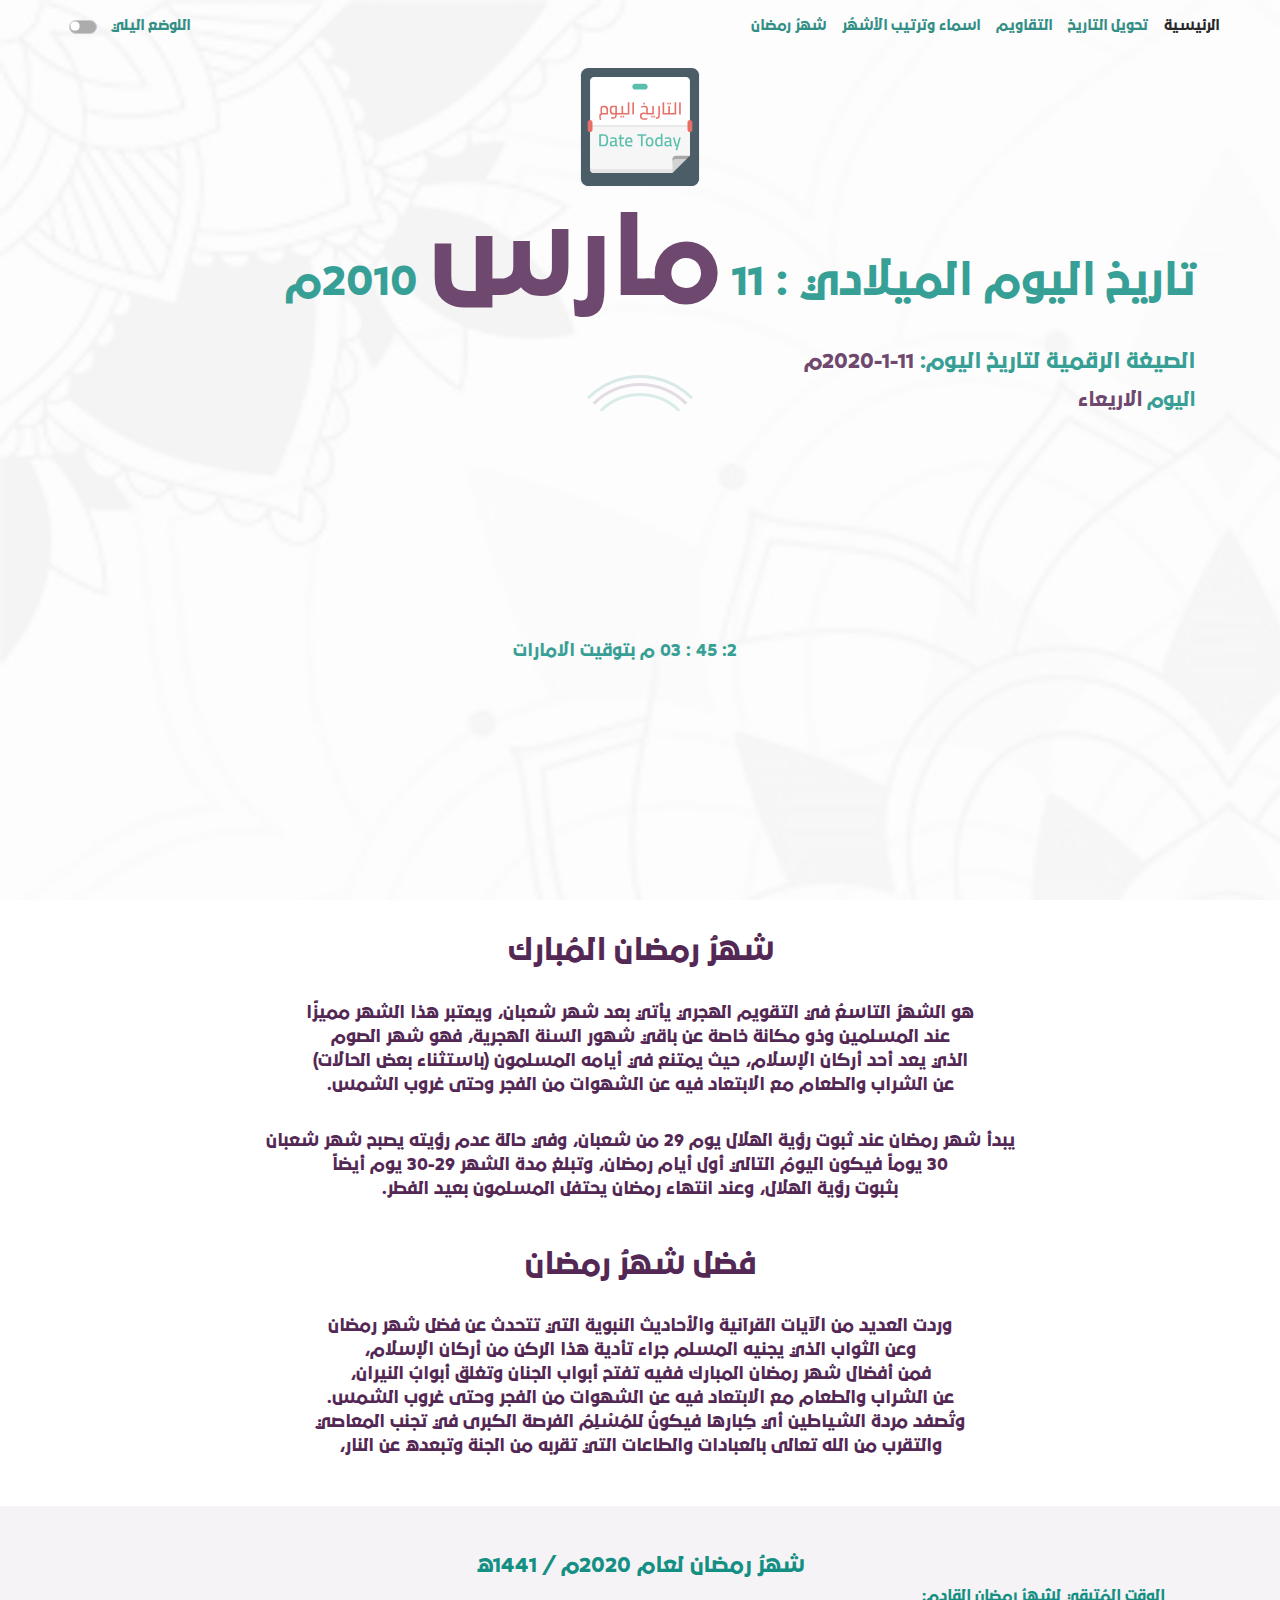
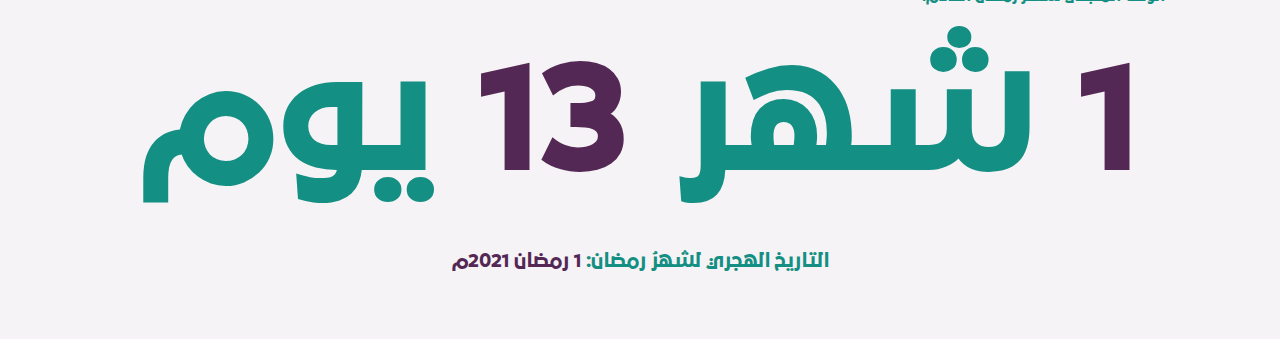
<file: رمضان ميلادي.html>
<!DOCTYPE html>
<html dir="rtl">
<head>
     <meta charset="UTF-8">
     <meta name="viewport" content="width=device-width, initial-scale=1.0">
     <link rel="stylesheet" href="css/bootstrap.min.css">
     <link rel="stylesheet" href="css/all.min.css">
     <link rel="stylesheet" href="css/pretty-checkbox.min.css">
     <link rel="stylesheet" href="css/main.css">
     <link rel="icon" type="image/png" sizes="32x32" href="img/favicon-32x32.png">

     <title>رمضان ميلادي</title>
</head>
<body class="light">
<header>
     <nav class="navbar navbar-expand-lg navbar-light bg-light px-5">
          <button class="navbar-toggler" type="button" data-toggle="collapse" data-target="#navbarNav"
               aria-controls="navbarNav" aria-expanded="false" aria-label="Toggle navigation">
               <span class="navbar-toggler-icon"></span>
          </button>
          <div class="collapse navbar-collapse" id="navbarNav">
               <ul class="navbar-nav w-100">
                    <li class="nav-item active">
                         <a class="nav-link" href="هجري الرئيسيه.html">الرئيسية <span class="sr-only">(current)</span></a>
                    </li>
                    <li class="nav-item">
                         <a class="nav-link" href="تحويل الي ميلادي.html">تحويل التاريخ</a>
                    </li>
                    <li class="nav-item">
                         <a class="nav-link" href="تقويم هجري.html">التقاويم</a>
                    </li>
                    <li class="nav-item">
                         <a class="nav-link" href="اسماء الهجري.html">اسماء وترتيب الأشهُر</a>
                    </li>
                    <li class="nav-item">
                         <a class="nav-link" href="رمضان ميلادي.html">شهرُ رمضان</a>
                    </li>
                    <li class="nav-item mr-auto">
                         <a class="nav-link" href="#">
                              <div class="pretty p-switch p-fill">
                                   <input type="checkbox" />
                                   <div class="state">
                                        <label class="mx-2">اللوضع اليلي</label>
                                   </div>
                              </div>

                         </a>
                    </li>
                
               </ul>
          </div>
     </nav>
     <div class="container position-relative">
          <div class="img-container text-center h-img meladi-img">
               <img src="img/التاريخ اليوم.svg"  alt="" srcset="">
          </div>
          <div class="big-date top-meladi">
               تاريخ اليوم الميلادي : 11 <span>مارس</span> 2010م
          </div>
          <div class="today">
               الصيغة الرقمية لتاريخ اليوم: <span>11-1-2020م</span>
          </div>
          <div class="day-in-week">
               اليوم <span>الاريعاء</span>
          </div>
          <div class="now-time mx-auto">
               <span>2</span><span>: 45</span> <span>: 03</span> <span>م</span> بتوقيت الامارات
          </div>
     </div>
</header>    
<section>
 <div class="container ramadan mb-5">
     <h3 class="text-center color-two month-catgry pb-4 ">      شهرُ رمضان المُبارك</h3>
<p class="text-center">
     هو الشهرُ التاسعُ في التقويم الهجري يأتي بعد شهر شعبان، ويعتبر هذا الشهر مميزًا 
<br>
عند المسلمين وذو مكانة خاصة عن باقي شهور السنة الهجرية، فهو شهر الصوم 
<br>
الذي يعد أحد أركان الإسلام، حيث يمتنع في أيامه المسلمون (باستثناء بعض الحالات) 
<br>
عن الشراب والطعام مع الابتعاد فيه عن الشهوات من الفجر وحتى غروب الشمس.
</p>
    <p class="pt-3 text-center">
     يبدأ شهر رمضان عند ثبوت رؤية الهلال يوم 29 من شعبان، وفي حالة عدم رؤيته يصبح شهر شعبان
<br>
30 يوماً فيكون اليومُ التالي أول أيام رمضان، وتبلغ مدة الشهر 29-30 يوم أيضاً 
<br>
بثبوت رؤية الهلال، وعند انتهاء رمضان يحتفل المسلمون بعيد الفطر.
    </p>
 </div>
</section>
<section>
     <div class="container ramadan-feture mb-5">
         <h3 class="text-center color-two month-data pb-4 ">        فضل شهرُ رمضان</h3>
    <p class="text-center">
     وردت العديد من الآيات القرآنية والأحاديث النبوية التي تتحدث عن فضل شهر رمضان 
     <br>
     وعن الثواب الذي يجنيه المسلم جراء تأدية هذا الركن من أركان الإسلام، 
     <br>
     فمن أفضال شهر رمضان المبارك ففيه تفتح أبواب الجنان وتغلق أبوابُ النيران، 
     <br>
    عن الشراب والطعام مع الابتعاد فيه عن الشهوات من الفجر وحتى غروب الشمس.
    <br>
    وتُصفد مردة الشياطين أي كِبارها فيكونُ للمُسْلِمُ الفرصة الكبرى في تجنب المعاصي 
<br>والتقرب من الله تعالى بالعبادات والطاعات التي تقربه من الجنة وتبعده عن النار،
    </p>
  
     </div>
    </section>
    <section class="sec-2 sec-3 py-5">
         <div class="container">
          <h5 class="text-center">شهرُ رمضان لعام 2020م / 1441ه</h5>
<div class="ramadan-future pt-0 pb-0">
     الوقت المُتبقي لشهرُ رمضان القادم:
</div>
<div class="data-preview text-center">
<p class="pt-0">
     <span>1</span>
 شهر
 <span>13</span>
 يوم
</p>
</div>

<p class="text-center new-ramadan pt-0">
     التاريخ الهجري لشهرُ رمضان:
     <span>
          1 رمضان 2021م

     </span>
 
</p>
         </div>
    </section>
    <i class="fas fa-bars" id="bar"></i>
    <div id="side-nav">
     <i class="fas fa-times" id="close-side"></i>
     <ul class=" ">
          <li class=" active">
               <a class="nav-link" href="هجري الرئيسيه.html">الرئيسية <span class="sr-only">(current)</span></a>
          </li>
          <li class="nav-item">
               <a class="nav-link" href="تحويل الي ميلادي.html">تحويل التاريخ</a>
          </li>
          <li class="nav-item">
               <a class="nav-link" href="تقويم هجري.html">التقاويم</a>
          </li>
          <li class="nav-item">
               <a class="nav-link" href="اسماء الهجري.html">اسماء وترتيب الأشهُر</a>
          </li>
          <li class="nav-item">
               <a class="nav-link" href="رمضان هجري.html">شهرُ رمضان</a>
          </li>
          <li class="nav-item ">
                    <div class="pretty p-switch p-fill">
                         <input type="checkbox" />
                         <div class="state">
                              <label class="">اللوضع اليلي</label>
                         </div>
                    </div>
  
          </li>
       
     </ul>
  </div>

    <div id="splash-screen" class="splash-screen">
       <div class="loader"></div>
   </div>
     <script src="js/jquery-3-4-1-min.js"></script>
     <script src="js/bootstrap.min.js"></script>
     <script src="js/main.js"></script>
</body>
</html>
</file>
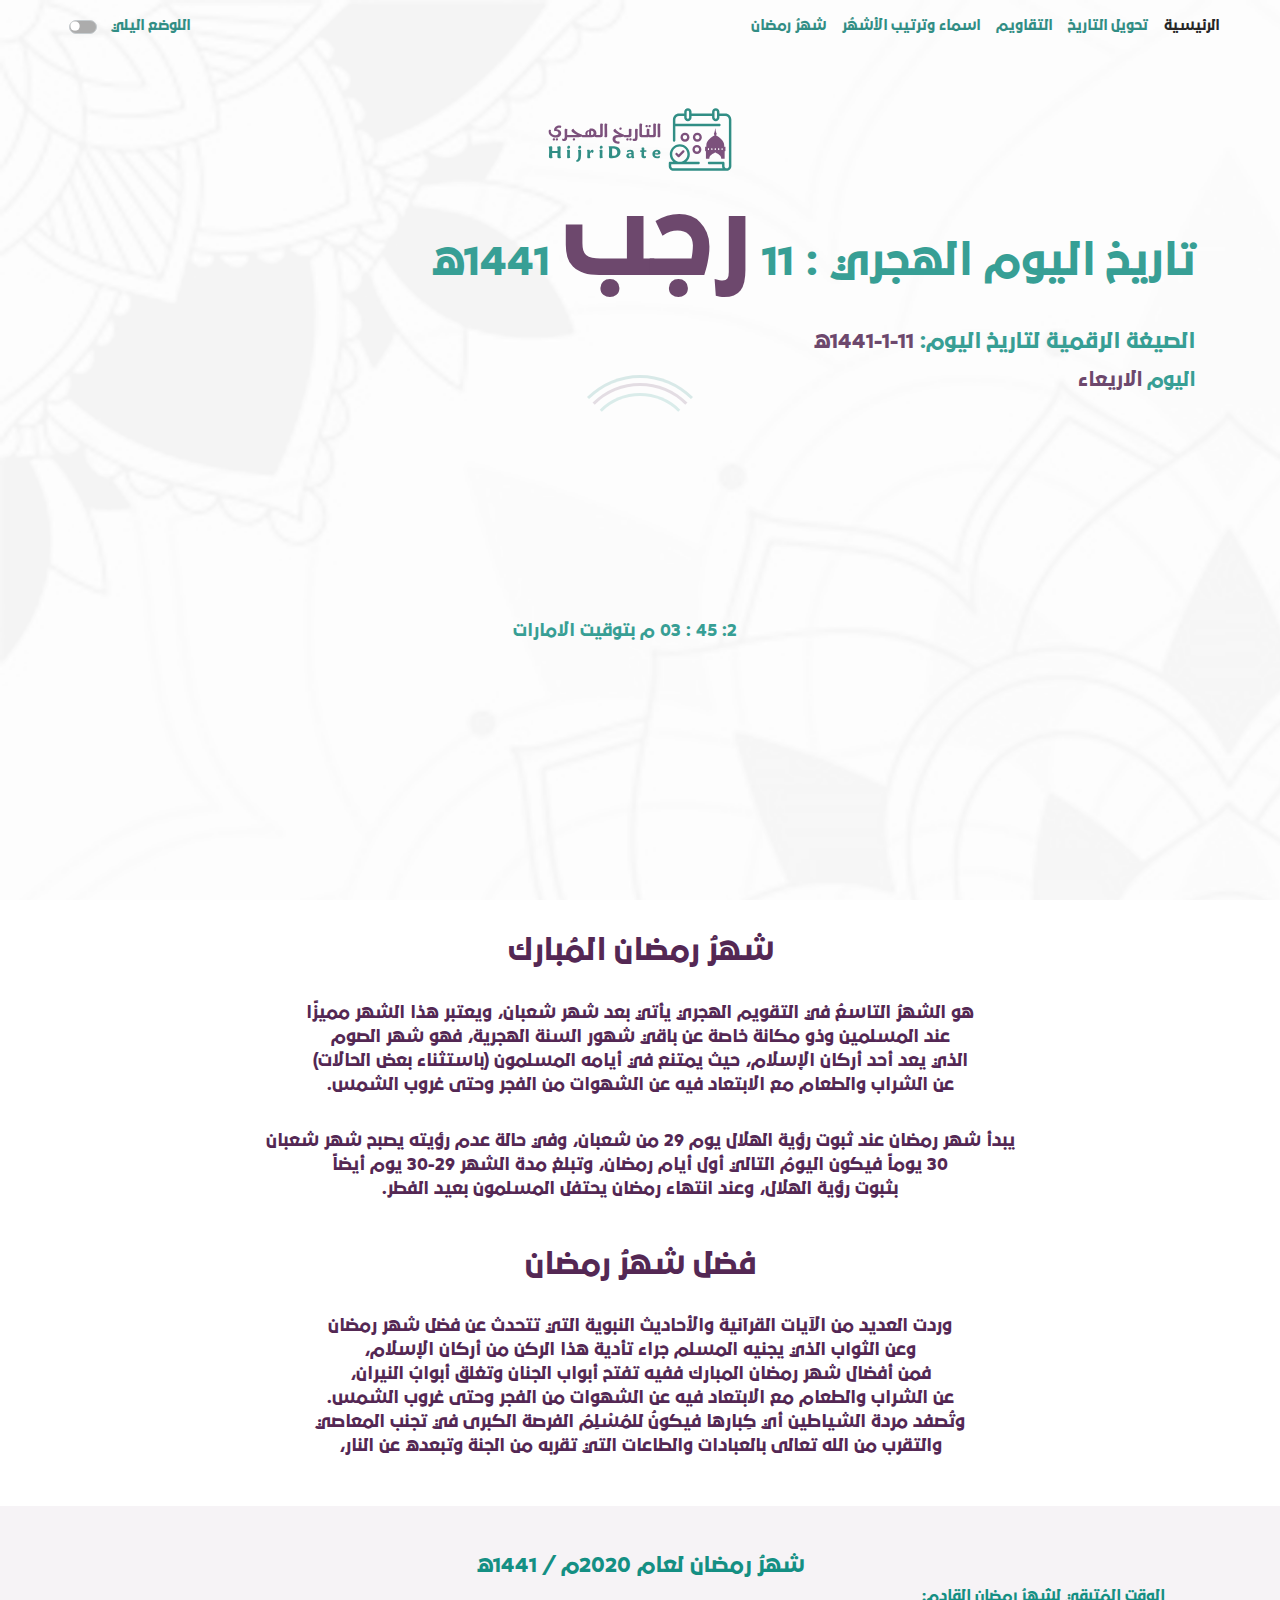
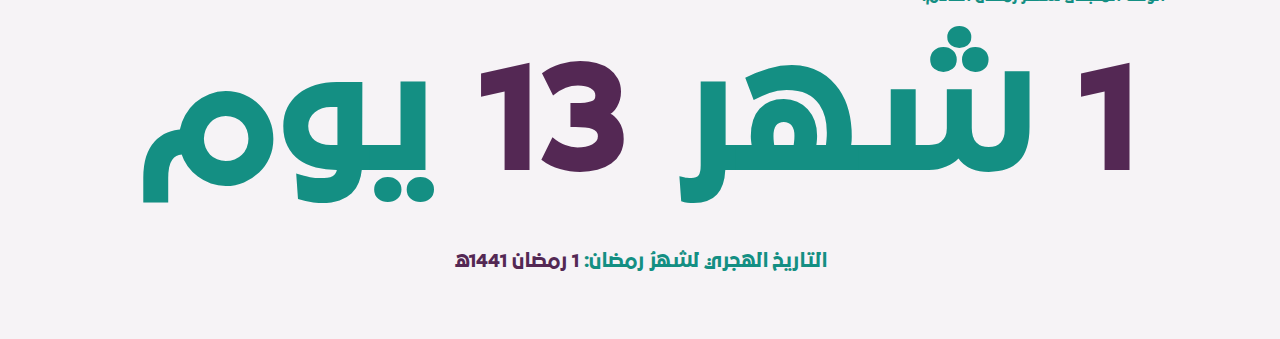
<file: رمضان هجري.html>
<!DOCTYPE html>
<html dir="rtl">
<head>
     <meta charset="UTF-8">
     <meta name="viewport" content="width=device-width, initial-scale=1.0">
     <link rel="stylesheet" href="css/bootstrap.min.css">
     <link rel="stylesheet" href="css/all.min.css">
     <link rel="stylesheet" href="css/pretty-checkbox.min.css">
     <link rel="stylesheet" href="css/main.css">
     <link rel="icon" type="image/png" sizes="32x32" href="img/favicon-32x32.png">

     <title>رمضان هجري</title>
</head>
<body class="light">
<header>
     <nav class="navbar navbar-expand-lg navbar-light bg-light px-5">
          <button class="navbar-toggler" type="button" data-toggle="collapse" data-target="#navbarNav"
               aria-controls="navbarNav" aria-expanded="false" aria-label="Toggle navigation">
               <span class="navbar-toggler-icon"></span>
          </button>
          <div class="collapse navbar-collapse" id="navbarNav">
               <ul class="navbar-nav w-100">
                    <li class="nav-item active">
                         <a class="nav-link" href="هجري الرئيسيه.html">الرئيسية <span class="sr-only">(current)</span></a>
                    </li>
                    <li class="nav-item">
                         <a class="nav-link" href="تحويل الي ميلادي.html">تحويل التاريخ</a>
                    </li>
                    <li class="nav-item">
                         <a class="nav-link" href="تقويم هجري.html">التقاويم</a>
                    </li>
                    <li class="nav-item">
                         <a class="nav-link" href="اسماء الهجري.html">اسماء وترتيب الأشهُر</a>
                    </li>
                    <li class="nav-item">
                         <a class="nav-link" href="رمضان ميلادي.html">شهرُ رمضان</a>
                    </li>
                    <li class="nav-item mr-auto">
                         <a class="nav-link" href="#">
                              <div class="pretty p-switch p-fill">
                                   <input type="checkbox" />
                                   <div class="state">
                                        <label class="mx-2">اللوضع اليلي</label>
                                   </div>
                              </div>

                         </a>
                    </li>
                
               </ul>
          </div>
     </nav>
     <div class="container position-relative">
          <div class="img-container text-center h-img hagre-img">
               <img src="img/التاريخ الهجري-dark.svg" class="img-change-dark" alt="" srcset="">
               <img src="img/التاريخ الهجري.svg" class="img-change-light" alt="" srcset="">
          </div>
          <div class="big-date">
               تاريخ اليوم الهجري : 11 <span>رجب</span> 1441ه
          </div>
          <div class="today">
               الصيغة الرقمية لتاريخ اليوم: <span>11-1-1441ه</span>
          </div>
          <div class="day-in-week">
               اليوم <span>الاريعاء</span>
          </div>
          <div class="now-time mx-auto">
               <span>2</span><span>: 45</span> <span>: 03</span> <span>م</span> بتوقيت الامارات
          </div>
     </div>
</header>    
<section>
 <div class="container ramadan mb-5">
     <h3 class="text-center color-two month-catgry pb-4 ">      شهرُ رمضان المُبارك</h3>
<p class="text-center">
     هو الشهرُ التاسعُ في التقويم الهجري يأتي بعد شهر شعبان، ويعتبر هذا الشهر مميزًا 
<br>
عند المسلمين وذو مكانة خاصة عن باقي شهور السنة الهجرية، فهو شهر الصوم 
<br>
الذي يعد أحد أركان الإسلام، حيث يمتنع في أيامه المسلمون (باستثناء بعض الحالات) 
<br>
عن الشراب والطعام مع الابتعاد فيه عن الشهوات من الفجر وحتى غروب الشمس.
</p>
    <p class="pt-3 text-center">
     يبدأ شهر رمضان عند ثبوت رؤية الهلال يوم 29 من شعبان، وفي حالة عدم رؤيته يصبح شهر شعبان
<br>
30 يوماً فيكون اليومُ التالي أول أيام رمضان، وتبلغ مدة الشهر 29-30 يوم أيضاً 
<br>
بثبوت رؤية الهلال، وعند انتهاء رمضان يحتفل المسلمون بعيد الفطر.
    </p>
 </div>
</section>
<section>
     <div class="container ramadan-feture mb-5">
         <h3 class="text-center color-two month-data pb-4 ">        فضل شهرُ رمضان</h3>
    <p class="text-center">
     وردت العديد من الآيات القرآنية والأحاديث النبوية التي تتحدث عن فضل شهر رمضان 
     <br>
     وعن الثواب الذي يجنيه المسلم جراء تأدية هذا الركن من أركان الإسلام، 
     <br>
     فمن أفضال شهر رمضان المبارك ففيه تفتح أبواب الجنان وتغلق أبوابُ النيران، 
     <br>
    عن الشراب والطعام مع الابتعاد فيه عن الشهوات من الفجر وحتى غروب الشمس.
    <br>
    وتُصفد مردة الشياطين أي كِبارها فيكونُ للمُسْلِمُ الفرصة الكبرى في تجنب المعاصي 
<br>والتقرب من الله تعالى بالعبادات والطاعات التي تقربه من الجنة وتبعده عن النار،
    </p>
  
     </div>
    </section>
    <section class="sec-2 sec-3 py-5">
         <div class="container">
          <h5 class="text-center">شهرُ رمضان لعام 2020م / 1441ه</h5>
<div class="ramadan-future pt-0 pb-0">
     الوقت المُتبقي لشهرُ رمضان القادم:
</div>
<div class="data-preview text-center">
<p class="pt-0">
     <span>1</span>
 شهر
 <span>13</span>
 يوم
</p>
</div>

<p class="text-center new-ramadan pt-0">
     التاريخ الهجري لشهرُ رمضان:
     <span>
          1 رمضان 1441ه

     </span>
 
</p>
         </div>
    </section>
    <i class="fas fa-bars" id="bar"></i>
    <div id="side-nav">
     <i class="fas fa-times" id="close-side"></i>
     <ul class=" ">
          <li class=" active">
               <a class="nav-link" href="هجري الرئيسيه.html">الرئيسية <span class="sr-only">(current)</span></a>
          </li>
          <li class="nav-item">
               <a class="nav-link" href="تحويل الي ميلادي.html">تحويل التاريخ</a>
          </li>
          <li class="nav-item">
               <a class="nav-link" href="تقويم هجري.html">التقاويم</a>
          </li>
          <li class="nav-item">
               <a class="nav-link" href="اسماء الهجري.html">اسماء وترتيب الأشهُر</a>
          </li>
          <li class="nav-item">
               <a class="nav-link" href="رمضان هجري.html">شهرُ رمضان</a>
          </li>
          <li class="nav-item ">
                    <div class="pretty p-switch p-fill">
                         <input type="checkbox" />
                         <div class="state">
                              <label class="">اللوضع اليلي</label>
                         </div>
                    </div>
  
          </li>
       
     </ul>
  </div>

    <div id="splash-screen" class="splash-screen">
       <div class="loader"></div>
   </div>
     <script src="js/jquery-3-4-1-min.js"></script>
     <script src="js/bootstrap.min.js"></script>
     <script src="js/main.js"></script>
</body>
</html>
</file>
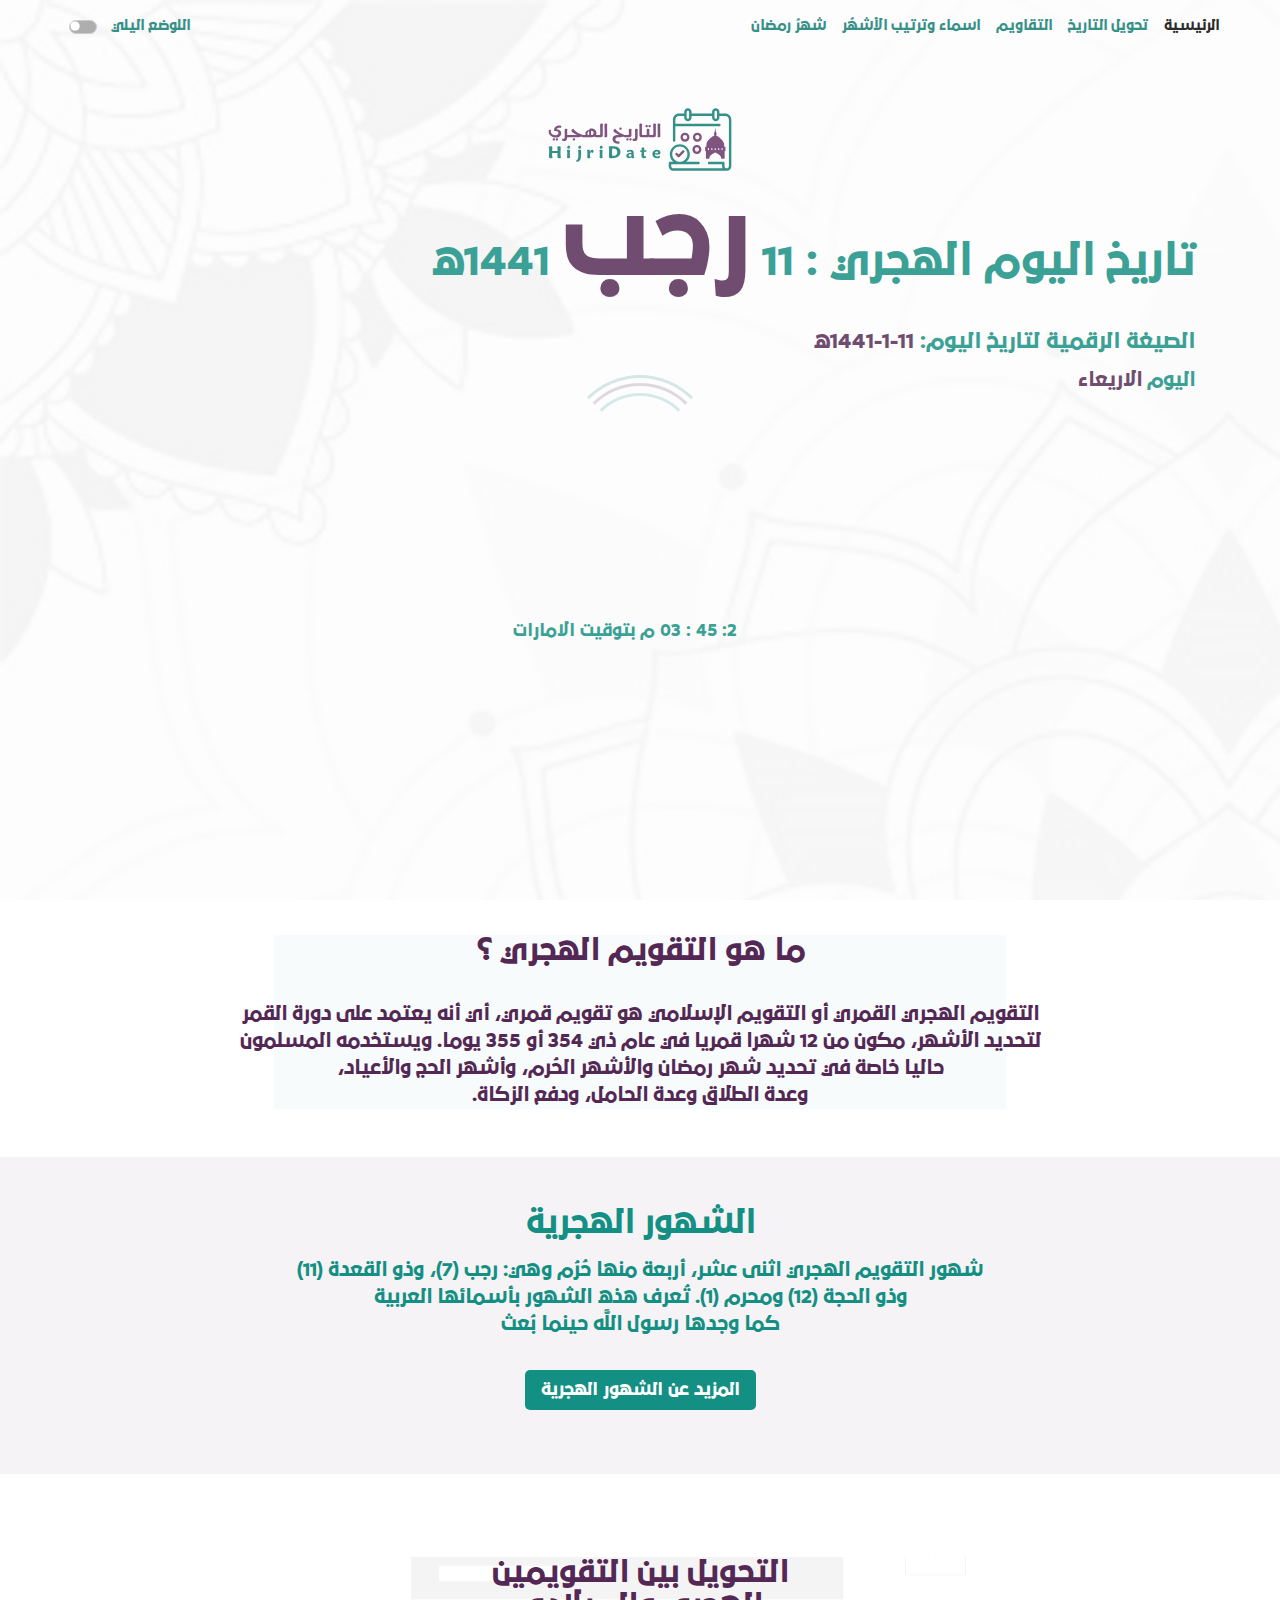
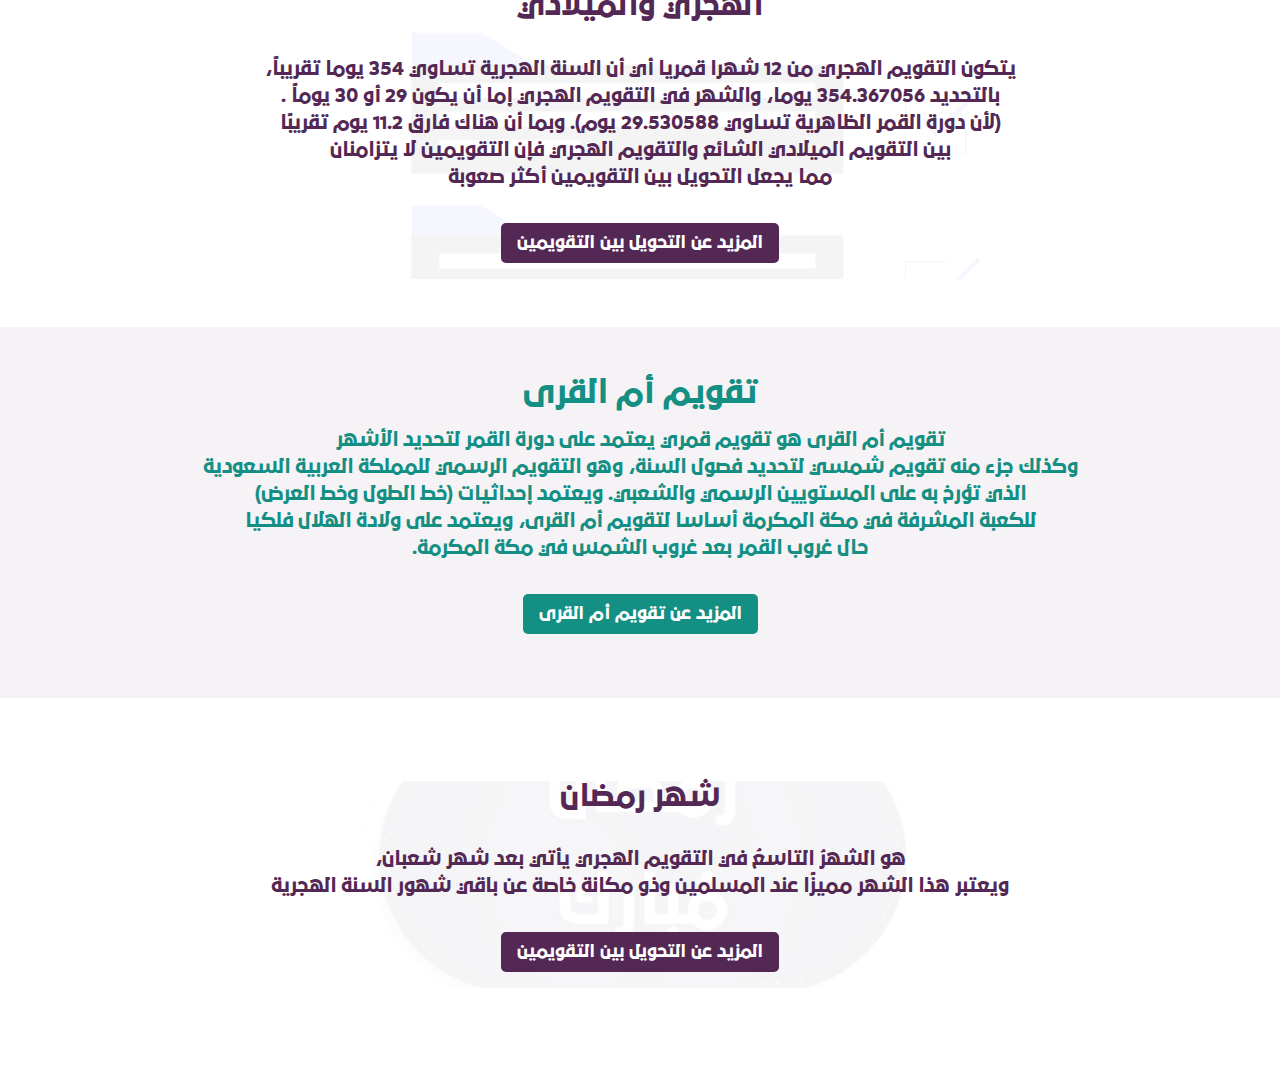
<file: هجري الرئيسيه.html>
<!DOCTYPE html>
<html dir="rtl">

<head>
     <meta charset="UTF-8">
     <meta name="viewport" content="width=device-width, initial-scale=1.0">
     <link rel="stylesheet" href="css/bootstrap.min.css">
     <link rel="stylesheet" href="css/all.min.css">
     <link rel="stylesheet" href="css/pretty-checkbox.min.css">
     <link rel="stylesheet" href="css/main.css">
     <link rel="icon" type="image/png" sizes="32x32" href="img/favicon-32x32.png">

     <title>هجري رئيسي</title>
</head>

<body class="light">
     <header>
          <nav class="navbar navbar-expand-lg navbar-light bg-light px-5">
               <button class="navbar-toggler" type="button" data-toggle="collapse" data-target="#navbarNav"
                    aria-controls="navbarNav" aria-expanded="false" aria-label="Toggle navigation">
                    <span class="navbar-toggler-icon"></span>
               </button>
               <div class="collapse navbar-collapse" id="navbarNav">
                    <ul class="navbar-nav w-100">
                         <li class="nav-item active">
                              <a class="nav-link" href="هجري الرئيسيه.html">الرئيسية <span class="sr-only">(current)</span></a>
                         </li>
                         <li class="nav-item">
                              <a class="nav-link" href="تحويل الي ميلادي.html">تحويل التاريخ</a>
                         </li>
                         <li class="nav-item">
                              <a class="nav-link" href="تقويم هجري.html">التقاويم</a>
                         </li>
                         <li class="nav-item">
                              <a class="nav-link" href="اسماء الهجري.html">اسماء وترتيب الأشهُر</a>
                         </li>
                         <li class="nav-item">
                              <a class="nav-link" href="رمضان ميلادي.html">شهرُ رمضان</a>
                         </li>
                         <li class="nav-item mr-auto">
                              <a class="nav-link" href="#">
                                   <div class="pretty p-switch p-fill">
                                        <input type="checkbox" />
                                        <div class="state">
                                             <label class="mx-2">اللوضع اليلي</label>
                                        </div>
                                   </div>
     
                              </a>
                         </li>
                     
                    </ul>
               </div>
          </nav>
          <div class="container position-relative">
               <div class="img-container text-center h-img hagre-img">
                    <img src="img/التاريخ الهجري-dark.svg" class="img-change-dark" alt="" srcset="">
                    <img src="img/التاريخ الهجري.svg" class="img-change-light" alt="" srcset="">
               </div>
               <div class="big-date">
                    تاريخ اليوم الهجري : 11 <span>رجب</span> 1441ه
               </div>
               <div class="today">
                    الصيغة الرقمية لتاريخ اليوم: <span>11-1-1441ه</span>
               </div>
               <div class="day-in-week">
                    اليوم <span>الاريعاء</span>
               </div>
               <div class="now-time mx-auto">
                    <span>2</span><span>: 45</span> <span>: 03</span> <span>م</span> بتوقيت الامارات
               </div>
          </div>
     </header>
     <section class="layers">
          <div class="container mb-5">

               <div class="layerOne">
                    <div class="layerTwo">
                         <h3 class="text-center color-two month-catgry pb-4 "> ما هو التقويم الهجري ؟</h3>

                         <p class="text-center desc">
                              التقويم الهجري القمري أو التقويم الإسلامي هو تقويم قمري، أي أنه يعتمد على دورة القمر
                              <br>
                              لتحديد الأشهر، مكون من 12 شهرا قمريا في عام ذي 354 أو 355 يوما. ويستخدمه المسلمون
                              <br>
                              حاليا خاصة في تحديد شهر رمضان والأشهر الحُرم، وأشهر الحج والأعياد،
                              <br>
                              وعدة الطلاق وعدة الحامل، ودفع الزكاة.
                         </p>
                    </div>
               </div>
          </div>
     </section>
     <section class="sec-2">
          <div class="container py-5">
               <h2 class="text-center mb-3">الشهور الهجرية</h2>
               <p class="text-center">
                    شهور التقويم الهجري اثنى عشر، أربعة منها حُرُم وهي: رجب (7)، وذو القعدة (11)
                    <br>
                    وذو الحجة (12) ومحرم (1). تُعرف هذه الشهور بأسمائها العربية
                    <br>
                    كما وجدها رسول اللَّه حينما بُعث
               </p>
               <div class="text-center">
                    <button class="py-2 px-3 my-3">المزيد عن الشهور الهجرية</button>
               </div>
          </div>
     </section>
     <section class="layers2">
          <div class="container py-5 ">

               <div class="layerThree">
                    <h3 class="text-center color-two month-catgry pb-4 "> التحويل بين التقويمين <br> الهجري والميلادي</h3>

                    <p class="text-center desc">
                         يتكون التقويم الهجري من 12 شهرا قمريا أي أن السنة الهجرية تساوي 354 يوما تقريباً،
                         <br>
                         بالتحديد 354.367056 يوما، والشهر في التقويم الهجري إما أن يكون 29 أو 30 يوماً .

                         <br>
                         (لأن دورة القمر الظاهرية تساوي 29.530588 يوم). وبما أن هناك فارق 11.2 يوم تقريبًا
                         <br>
                         بين التقويم الميلادي الشائع والتقويم الهجري فإن التقويمين لا يتزامنان
                         <br>
                         مما يجعل التحويل بين التقويمين أكثر صعوبة
                    </p>
                    <div class="text-center">
                         <button class="py-2 px-3 my-3"> المزيد عن التحويل بين التقويمين </button>
                    </div>
               </div>
          </div>
     </section>
     <section class="sec-2">
          <div class="container py-5">
               <h2 class="text-center mb-3"> تقويم أم القرى</h2>
               <p class="text-center">
                    تقويم أم القرى هو تقويم قمري يعتمد على دورة القمر لتحديد الأشهر
                    <br>
                    وكذلك جزء منه تقويم شمسي لتحديد فصول السنة، وهو التقويم الرسمي للمملكة العربية السعودية
                    <br>
                    الذي تؤرخ به على المستويين الرسمي والشعبي. ويعتمد إحداثيات (خط الطول وخط العرض)
               <br>
               للكعبة المشرفة في مكة المكرمة أساسا لتقويم أم القرى، ويعتمد على ولادة الهلال فلكيا 
               <br>
               حال غروب القمر بعد غروب الشمس في مكة المكرمة.
               </p>
               <div class="text-center">
                    <button class="py-2 px-3 my-3"> المزيد عن تقويم أم القرى </button>
               </div>
          </div>
     </section>
     <section class="layers3 mb-5">
          <div class="container py-5 ">

               <div class="layerRamadan">
                    <h3 class="text-center color-two month-catgry pb-4 ">     شهر رمضان</h3>

                    <p class="text-center desc">
                         هو الشهرُ التاسعُ في التقويم الهجري يأتي بعد شهر شعبان،
                                                  <br>
                                                  ويعتبر هذا الشهر مميزًا عند المسلمين وذو مكانة خاصة عن باقي شهور السنة الهجرية
               
                    </p>
                    <div class="text-center">
                         <button class="py-2 px-3 my-3"> المزيد عن التحويل بين التقويمين </button>
                    </div>
               </div>
          </div>
     </section>
     <i class="fas fa-bars" id="bar"></i>
     <div id="side-nav">
          <i class="fas fa-times" id="close-side"></i>
          <ul class=" ">
               <li class=" active">
                    <a class="nav-link" href="هجري الرئيسيه.html">الرئيسية <span class="sr-only">(current)</span></a>
               </li>
               <li class="nav-item">
                    <a class="nav-link" href="تحويل الي ميلادي.html">تحويل التاريخ</a>
               </li>
               <li class="nav-item">
                    <a class="nav-link" href="تقويم هجري.html">التقاويم</a>
               </li>
               <li class="nav-item">
                    <a class="nav-link" href="اسماء الهجري.html">اسماء وترتيب الأشهُر</a>
               </li>
               <li class="nav-item">
                    <a class="nav-link" href="رمضان هجري.html">شهرُ رمضان</a>
               </li>
               <li class="nav-item ">
                         <div class="pretty p-switch p-fill">
                              <input type="checkbox" />
                              <div class="state">
                                   <label class="">اللوضع اليلي</label>
                              </div>
                         </div>
       
               </li>
            
          </ul>
       </div>

     <div id="splash-screen" class="splash-screen">
        <div class="loader"></div>
    </div>
     <script src="js/jquery-3-4-1-min.js"></script>
     <script src="js/bootstrap.min.js"></script>
     <script src="js/main.js"></script>
</body>

</html>
</file>
<file: css/main.css>
@font-face {
  font-family: MyriadArabic;
  src: url(../font/ArbFONTS-4_C8.ttf);
}

body {
  font-family: MyriadArabic;
  direction: rtl;
  text-align: right;
}

body.light {
  background-color: #fff;
}

body.dark {
  background-color: #070e2b;
}

.pretty {
  position: relative;
  display: inline-block;
  margin-right: 0em;
  white-space: nowrap;
  line-height: 1;
}

.pretty.p-switch .state label:after {
  background-color: #fff !important;
}

.pretty .state label:after,
.pretty .state label:before {
  content: '';
  width: calc(1em + 2px);
  height: calc(1em + 2px);
  display: block;
  box-sizing: border-box;
  border-radius: 0;
  border: 1px solid transparent;
  z-index: 0;
  position: absolute;
  left: 0;
}

.pretty.p-switch .state label:after,
.pretty.p-switch .state label:before {
  left: 0;
}

.pretty.p-switch .state:before {
  left: 0;
}

.pretty .state label {
  min-width: calc(11em + 2px);
}

.pretty.p-switch .state:before {
  content: '';
  border: 1px solid #bdc3c7;
  border-radius: 60px;
  width: 2em;
  box-sizing: unset;
  height: calc(0.8em + 2px);
  position: absolute;
  top: 1px !important;
  top: calc((0% - (100% - 1em)) - 16%);
  z-index: 0;
  transition: all .5s ease;
}

.pretty .state label:after,
.pretty .state label:before {
  content: '';
  width: calc(0.8em + 2px);
  height: calc(0.8em + 2px);
  display: block;
  box-sizing: border-box;
  border-radius: 0;
  border: 1px solid transparent;
  z-index: 0;
  position: absolute;
  left: 0;
  top: 1px !important;
}

.month-catgry-all .col-7 {
  padding-right: 0 !important;
}

.light {
  background-color: #F0EFEB;
  /*last light*/
}

.light .img-change-dark {
  display: none;
}

.light .color-one {
  color: #148f83;
}

.light .color-two {
  color: #542854;
}

.light .pretty.p-switch .state:before {
  background: #9e9e9e;
}

.light .big-date {
  color: #148f83;
}

.light .big-date span {
  color: #542854;
}

.light nav .navbar-nav .nav-item .nav-link {
  color: #0d7b70 !important;
}

.light nav .nav-item.active .nav-link {
  color: #000 !important;
}

.light .today {
  color: #148f83;
}

.light .today span {
  color: #542854;
}

.light .day-in-week {
  color: #148f83;
}

.light .day-in-week span {
  color: #542854;
}

.light .now-time {
  color: #148f83;
}

.light .day-month {
  background-color: #542854;
  color: #fff;
}

.light .day-month .day {
  color: #148f83;
}

.light .bg-month-desc:nth-child(odd) {
  background-color: #542854 !important;
  color: #fff;
}

.light .bg-month:nth-child(odd) {
  background-color: #148f83 !important;
  color: #fff;
}

.light .bg-month-desc:nth-child(even) {
  background-color: #542854 !important;
  color: #fff;
}

.light .bg-month:nth-child(even) {
  background-color: #2c7aa2 !important;
  color: #fff;
}

.light .sec-2 {
  color: #148f83;
}

.light .sec-2 button {
  background-color: #148f83;
}

.light #side-nav .pretty.p-switch .state label {
  color: #0d7b70 !important;
  font-size: 15px;
}

.light .splash-screen {
  background-color: #fff;
}

.light .loader {
  border-top-color: #0d7b70;
}

.light .loader:before {
  border-top-color: #542854;
}

.light .loader:after {
  border-top-color: #148f83;
}

.light #close-side {
  color: #148f83;
  border: 2px solid #542854;
}

.light #bar {
  color: #148f83 !important;
  border: 2px solid #542854;
  padding: 5px;
  border-radius: 5px;
  -webkit-border-radius: 5px;
  -moz-border-radius: 5px;
  -ms-border-radius: 5px;
  -o-border-radius: 5px;
  z-index: 4444;
}

.light #side-nav {
  background-color: #fff;
}

.light #side-nav .pretty.p-switch .state label {
  text-indent: 0;
}

.light #side-nav .nav-link {
  color: #0d7b70;
}

.light #side-nav .active .nav-link {
  color: #000;
}

.light .btn-convert button {
  background-color: #542854;
}

.light .bottom-inp {
  background-color: #d3c7d3;
}

.light .box-inp {
  background-color: #ad98ad;
}

.light .color-label {
  color: #542854 !important;
}

.light .sec-3 .data-preview p span {
  color: #542854;
}

.light .sec-3 .new-ramadan span {
  color: #542854;
}

.light .month-data {
  color: #542854 !important;
}

.light .ramadan-feture p {
  color: #542854;
}

.light .ramadan p {
  color: #542854 !important;
}

.light .month-calender-one {
  color: #542854;
}

.light .month-calender-two {
  color: #0d7b70;
}

.light #calender .bg-calender-one {
  background-color: #542854;
  color: #fff;
}

.light #calender .bg-calender-two {
  background-color: #148f83;
  color: #fff;
}

.light .layerThree button {
  background-color: #542854;
}

.light .desc {
  color: #542854;
}

.light .sec-2 {
  background-color: #f6f3f6;
  background-image: none !important;
  background-position: none !important;
  background-size: none !important;
  background-repeat: none !important;
}

.light .layerRamadan button {
  background-color: #542854;
}

.dark {
  background-color: #070e2b;
  /*last dark*/
}

.dark .color-two {
  color: #fef166;
}

.dark .color-one {
  color: #fff;
}

.dark .pretty.p-switch .state:before {
  background: #fff;
}

.dark .big-date {
  color: #fff;
}

.dark .big-date span {
  color: #fef166;
}

.dark nav .navbar-nav .nav-item .nav-link {
  color: #fff !important;
}

.dark nav .nav-item.active .nav-link {
  color: #fef166 !important;
}

.dark .today {
  color: #fff;
}

.dark .today span {
  color: #fef166;
}

.dark .day-in-week {
  color: #fff;
}

.dark .day-in-week span {
  color: #fef166;
}

.dark .now-time {
  color: #fff;
}

.dark .day-month {
  background-color: #148f83;
  color: #fff;
}

.dark .day-month .day {
  color: #fef166;
}

.dark .img-change-light {
  display: none;
}

.dark .bg-month-desc:nth-child(odd) {
  background-color: #2c7aa2 !important;
  color: #fff;
}

.dark .bg-month:nth-child(odd) {
  background-color: #148f83 !important;
  color: #fff;
}

.dark .bg-month-desc:nth-child(even) {
  background-color: #148f83 !important;
  color: #fff;
}

.dark .bg-month:nth-child(even) {
  background-color: #2c7aa2 !important;
  color: #fff;
}

.dark .desc {
  color: #fef166;
}

.dark .sec-2 {
  color: #fff;
}

.dark .sec-2 button {
  background-color: #fef166;
  color: #070e2b;
}

.dark .sec-2 {
  background-image: url(../img/sec-2.png);
  background-position: center center;
  background-size: cover;
  background-repeat: no-repeat;
  background-color: none !important;
}

.dark #side-nav .pretty.p-switch .state label {
  color: #fff !important;
  font-size: 15px;
}

.dark .splash-screen {
  background-color: #070e2b;
}

.dark .loader {
  border-top-color: #fef166;
}

.dark .loader:before {
  border-top-color: #fff;
}

.dark .loader:after {
  border-top-color: #fef166;
}

.dark #close-side {
  color: #fef166;
  border: 2px solid #fff;
}

.dark #side-nav {
  background-color: #070e2b;
}

.dark #bar {
  color: #fef166 !important;
  border: 2px solid #fff;
  padding: 5px;
  border-radius: 5px;
  -webkit-border-radius: 5px;
  -moz-border-radius: 5px;
  -ms-border-radius: 5px;
  -o-border-radius: 5px;
  z-index: 55555;
}

.dark #side-nav .pretty.p-switch .state label {
  text-indent: 0;
}

.dark #side-nav .nav-link {
  color: #fff;
}

.dark #side-nav .active .nav-link {
  color: #fef166;
}

.dark .btn-convert button {
  background-color: #fef166;
  color: #070e2b;
}

.dark .bottom-inp {
  background-color: #4f503c;
}

.dark .color-label {
  color: #fef166 !important;
}

.dark .box-inp {
  background-color: #7d7b47;
}

.dark .sec-3 h5 {
  color: #fef166;
}

.dark .sec-3 .ramadan-future {
  color: #fff !important;
}

.dark .sec-3 .data-preview p {
  color: #fef166;
}

.dark .sec-3 .data-preview p span {
  color: #fff;
}

.dark .sec-3 .new-ramadan {
  color: #fff;
}

.dark .sec-3 .new-ramadan span {
  color: #fef166;
}

.dark .month-data {
  color: #fff !important;
}

.dark .ramadan-feture p {
  color: #fff;
}

.dark .ramadan p {
  color: #fef166;
}

.dark .month-calender-one {
  color: #fef166;
}

.dark .month-calender-two {
  color: #148f83;
}

.dark #calender .bg-calender-one {
  background-color: #717a45;
  color: #fff;
}

.dark #calender .bg-calender-two {
  background-color: #148f83;
  color: #fff;
}

.dark .layerThree button {
  background-color: #fef166;
  color: #070e2b;
}

.dark .layerRamadan button {
  background-color: #fef166;
  color: #070e2b;
}

header .container {
  height: 100%;
  position: relative;
}

header .time-now {
  position: absolute;
  bottom: 20% !important;
  text-align: center;
  width: 100% !important;
}

header nav .nav-link {
  font-size: 13px;
}

.day-month {
  color: #fff;
  font-weight: 900;
}

.bg-light {
  background-color: transparent !important;
}

.pretty.p-switch.p-fill input:checked ~ .state:before {
  border-color: #fef166;
  background-color: #fef166 !important;
}

.pretty.p-switch.p-fill input:checked ~ .state label:after {
  background-color: #fff !important;
  left: 1.2em;
  top: 2px !important;
}

header {
  background-image: url(../img/back-1.png);
  background-size: cover;
  height: 100vh !important;
  width: 100%;
  background-repeat: no-repeat;
}

.date-head {
  font-weight: 700;
  font-size: 40px;
  margin-top: 20px;
  margin-bottom: 10px;
}

.date-head .month {
  font-weight: 900;
  font-size: 100px;
}

.date-formate {
  font-size: 18px;
  margin-top: 20px;
}

.day-head {
  font-size: 18px;
  margin-top: 20px;
}

.month-catgry {
  font-weight: 700;
}

.month-data {
  font-weight: 700;
}

.day-month {
  color: #fff;
  font-weight: 900;
  font-size: 40px;
}

.day-month .day {
  font-weight: 900;
  position: absolute;
  top: -40px;
  right: 15px;
  font-size: 50px;
}

.border-10 {
  border-radius: 10px;
  -webkit-border-radius: 10px;
  -moz-border-radius: 10px;
  -ms-border-radius: 10px;
  -o-border-radius: 10px;
}

.border-5 {
  border-radius: 5px;
  -webkit-border-radius: 5px;
  -moz-border-radius: 5px;
  -ms-border-radius: 5px;
  -o-border-radius: 5px;
}

.border-15 {
  border-radius: 15px;
  -webkit-border-radius: 15px;
  -moz-border-radius: 15px;
  -ms-border-radius: 15px;
  -o-border-radius: 15px;
}

.img-date {
  height: 100px !important;
}

.bg-month-desc {
  border-radius: 10px;
  -webkit-border-radius: 10px;
  -moz-border-radius: 10px;
  -ms-border-radius: 10px;
  -o-border-radius: 10px;
  text-align: center;
  display: flex;
  justify-content: center;
  align-items: center;
}

.bg-month {
  border-radius: 0px 10px 10px 0px;
  -webkit-border-radius: 0px 10px 10px 0px;
  -moz-border-radius: 0px 10px 10px 0px;
  -ms-border-radius: 0px 10px 10px 0px;
  -o-border-radius: 0px 10px 10px 0px;
  text-align: center;
  display: flex;
  justify-content: center;
  align-items: center;
  width: 150px;
  height: 50px;
}

.alg {
  width: 150px;
  height: 70px !important;
}

.alg2 {
  width: 150px;
  height: 100px !important;
}

.layers .layerOne {
  background-image: url(../img/back-2.png);
  background-position: center center;
  background-repeat: no-repeat;
  width: 100%;
}

.layers .layerTWO {
  background-image: url(../img/back-3.png);
  background-position: center center;
  background-repeat: no-repeat;
}

.desc {
  font-size: 18px !important;
  font-weight: 400 !important;
}

.sec-2 h2 {
  font-size: 30px !important;
}

.sec-2 p {
  font-size: 18px !important;
}

.sec-2 button {
  color: #fff;
  border: none;
  outline: none;
  border-radius: 5px;
  -webkit-border-radius: 5px;
  -moz-border-radius: 5px;
  -ms-border-radius: 5px;
  -o-border-radius: 5px;
}

.layers2 .layerThree {
  background-image: url(../img/folder.png);
  background-position: center center;
  background-repeat: no-repeat;
}

.layerThree button {
  color: #fff;
  border-radius: 5px;
  -webkit-border-radius: 5px;
  -moz-border-radius: 5px;
  -ms-border-radius: 5px;
  -o-border-radius: 5px;
}

button {
  border: none;
}

.layers3 .layerRamadan {
  background-image: url(../img/ramadan-sec.png);
  background-position: center center;
  background-repeat: no-repeat;
}

.layers3 button {
  color: #fff;
  border-radius: 5px;
  -webkit-border-radius: 5px;
  -moz-border-radius: 5px;
  -ms-border-radius: 5px;
  -o-border-radius: 5px;
}

#calender .calendar .colum .row .col {
  padding-top: 5px;
  padding-bottom: 5px;
  font-size: 10px;
}

#calender .calendar .colum .row .col sub {
  color: #fef166;
}

#calender .calendar .colum .col:not(:last-of-type) {
  border-left: 1px solid #fff;
  text-align: center;
}

#calender .calendar .colum .col {
  text-align: center;
}

.month-calender {
  margin-bottom: 5px;
}

.ramadan {
  /*
     p{
          font-size:30px !important;

     }*/
}

.ramadan-feture {
  /*  p{
          font-size:30px !important;

     } */
}

.m-all-now {
  margin-right: auto;
  display: flex;
  justify-content: center;
  align-items: center;
}

.sec-3 h5 {
  font-size: 20px;
}

.sec-3 .ramadan-future {
  font-size: 14px;
  padding-right: 30px;
}

.sec-3 .data-preview p {
  font-size: 150px !important;
  font-weight: 500 !important;
}

.sec-3 .new-ramadan span {
  color: #542854;
}

@media (min-width: 769px) and (max-width: 1024px) {
  .sec-3 .data-preview p {
    font-size: 130px !important;
  }
  header {
    height: 66vh;
  }
}

@media (min-width: 767px) and (max-width: 768px) {
  .sec-3 .data-preview p {
    font-size: 80px !important;
  }
  .bg-month {
    font-size: 10px;
  }
  .bg-month-desc {
    font-size: 13px;
  }
  header {
    height: 50vh;
  }
  .date-head {
    font-size: 30px !important;
  }
  .navbar-light .navbar-toggler {
    color: red;
    border-color: red;
  }
}

.m-left-all {
  margin-left: auto;
}

.month-catgry-all .col-2 {
  -ms-flex: 0 0 12.666667%;
  flex: 0 0 12.666667%;
  max-width: 12.666667%;
}

@media (max-width: 700px) {
  .bg-month {
    font-size: 10px;
  }
  .bg-month-desc {
    font-size: 13px;
  }
  .sec-2 h2 {
    font-size: 30px !important;
  }
  .sec-2 p {
    font-size: 12px !important;
  }
  .dark .desc {
    font-size: 12px !important;
  }
  .layers2 button {
    font-size: 14px !important;
  }
  .layers2 p {
    font-size: 14px !important;
  }
  .sec-3 .data-preview p {
    font-size: 70px !important;
  }
  .alg {
    height: auto !important;
  }
  .alg2 {
    height: auto !important;
    font-size: 13px;
  }
  .alg {
    height: auto !important;
    font-size: 13px;
  }
  .bg-month {
    border-radius: 10px !important;
    -webkit-border-radius: 10px !important;
    -moz-border-radius: 10px !important;
    -ms-border-radius: 10px !important;
    -o-border-radius: 10px !important;
  }
  .month-catgry-all .col-2 {
    flex: 0 0 25% !important;
    max-width: 25% !important;
  }
  .month-catgry-all .col-2 {
    position: relative;
    top: 10px;
    z-index: 333;
    flex: 0 0 25%;
    margin: auto;
    max-width: 25%;
  }
  .month-catgry-all .col-2 .alg {
    height: auto !important;
    padding-top: 10px;
    padding-bottom: 10px;
  }
  .month-catgry-all .col-7 {
    -ms-flex: 0 0 90%;
    flex: 0 0 90%;
    max-width: 90%;
    margin: auto;
  }
  .month-catgry-all .col-7.ml-auto {
    margin-left: auto !important;
    margin-right: auto !important;
  }
  .navbar-light .navbar-toggler {
    color: red;
    border-color: red;
  }
  header {
    height: 60vh;
  }
  .month-catgry {
    margin-top: 20px;
    font-size: 20px;
  }
  .date-head {
    font-size: 18px;
    margin-top: 20px;
    margin-bottom: 20px;
  }
  .date-head .month {
    font-weight: 700;
    margin-bottom: 20px;
    font-size: 30px;
  }
  .day-month {
    color: #fff;
    font-weight: 900;
  }
  .date-formate {
    font-size: 14px;
  }
  .navbar-light .navbar-toggler {
    color: red;
    border-color: red;
    position: relative;
    display: none;
  }
  .day-head {
    margin-top: 10px !important;
    font-size: 15px;
    margin-bottom: 10px !important;
  }
  .time-now {
    position: absolute;
    bottom: 10% !important;
    text-align: center;
    width: 100% !important;
  }
  .img-date img {
    height: 170px !important;
    width: 170px !important;
  }
}

@media (max-width: 700px) {
  .navbar-light .navbar-toggler {
    color: red;
    border-color: red;
    position: relative;
  }
  nav.px-5 {
    padding-left: 0.1rem !important;
    padding-right: 0.1rem !important;
  }
}

.navbar-light .navbar-toggler-icon {
  background-image: url() !important;
}

.en {
  padding-top: 12px;
}

@media (max-width: 1024px) {
  .dark .desc {
    font-size: 14px !important;
  }
}

@media (min-width: 765px) and (max-width: 800px) {
  #calender .col-md-4 {
    -ms-flex: 0 0 50%;
    flex: 0 0 50%;
    max-width: 50%;
  }
}

.h-img {
  height: 100px;
}

.h-img img {
  height: 150px;
  width: 150px;
}

.big-date {
  font-size: 40px;
  margin-top: 15px;
}

.big-date span {
  font-size: 100px;
}

.today {
  font-size: 20px;
  margin-top: 10px;
  margin-bottom: 10px;
}

.day-in-week {
  margin-top: 10px;
  font-size: 18px;
}

.now-time {
  position: absolute;
  bottom: 20%;
  width: 90%;
  text-align: center;
  margin: auto;
}

@media (min-width: 767px) and (max-width: 768px) {
  .hagre-img img {
    width: 200px;
    height: 283px !important;
    position: relative;
    top: -54px;
  }
  .meladi-img img {
    height: 100px !important;
  }
  header {
    height: 55vh !important;
  }
  .big-date {
    font-size: 25px;
  }
  .big-date span {
    font-size: 70px;
  }
  .today {
    font-size: 18px;
    margin-top: 10px;
    margin-bottom: 10px;
  }
}

@media (min-width: 769px) and (max-width: 1024px) {
  .hagre-img img {
    width: 200px;
    height: 283px !important;
    position: relative;
    top: -54px;
  }
  .meladi-img img {
    margin-top: -54px;
    height: 250px !important;
  }
  header {
    height: 40vh !important;
  }
  .big-date {
    font-size: 40px;
  }
  .big-date span {
    font-size: 90px;
  }
  .today {
    font-size: 19px;
    margin-top: 10px;
    margin-bottom: 10px;
  }
}

@media (max-width: 700px) {
  .color-label {
    font-size: 11px;
  }
  .hagre-img img {
    width: 200px;
    height: 200px !important;
    position: relative;
    top: -30px;
  }
  .meladi-img img {
    height: 100px !important;
  }
  header {
    height: 60vh !important;
  }
  .big-date {
    font-size: 18px;
  }
  .big-date span {
    font-size: 50px;
  }
  .today {
    font-size: 16px;
    margin-top: 7px;
    margin-bottom: 7px;
  }
}

@media (max-width: 400px) {
  .hagre-img img {
    height: 200px !important;
    position: relative;
    top: -30px;
  }
  header {
    height: 70vh !important;
  }
  .big-date {
    font-size: 15px;
  }
  .big-date span {
    font-size: 30px;
  }
  .today {
    font-size: 14px;
    margin-top: 7px;
    margin-bottom: 7px;
  }
}

.sec-convert-2 ul {
  list-style: none;
  line-height: 45px;
  padding: 0;
  margin: 0;
}

.bottom-inp,
.box-inp {
  height: 70px;
}

@media (min-width: 768px) {
  .convert .row {
    width: 60%;
    margin: auto !important;
  }
  .light .color-label {
    font-size: 15px;
  }
}

@media (min-width: 992px) {
  .convert .row {
    width: 50%;
    margin: auto !important;
  }
  .light .color-label {
    font-size: 15px;
  }
}

@media (min-width: 1200px) {
  .convert .row {
    width: 50%;
    margin: auto !important;
  }
}

.btn-convert button {
  color: #fff;
  font-size: 14px;
}

.btn-convert button {
  background-color: #fef166;
}

input[type="text"] {
  outline: none;
  border: none;
  color: #fff;
}

@media (max-width: 700px) {
  .sec-convert-2 ul li {
    font-size: 12px !important;
  }
}

#bar {
  position: absolute;
  top: 2%;
  left: 5%;
  color: #542854 !important;
  z-index: 4444;
  display: none;
}

#side-nav .pretty.p-switch .state label {
  text-indent: 0;
}

#side-nav .nav-link {
  font-size: 14px !important;
}

ul li {
  list-style: none;
  padding: 0;
  margin: 0;
}

a {
  text-decoration: none;
}

#side-nav {
  left: -300px;
  position: fixed;
  height: 100vh;
  z-index: 99999;
}

@media (max-width: 768px) {
  #side-nav {
    position: fixed;
    top: 0;
    bottom: 0;
    height: 100vh;
    left: -100%;
    width: 35%;
    max-width: 100%;
  }
}

@media (max-width: 700px) {
  #side-nav {
    position: fixed;
    top: 0;
    bottom: 0;
    height: 100vh;
    left: -100%;
    width: 60%;
    max-width: 100%;
    z-index: 99999;
  }
}

@media (max-width: 768px) {
  #side-nav ul {
    margin-top: 30px;
  }
  #bar {
    display: block;
  }
}

.navbar .navbar-toggler {
  display: none !important;
}

ul {
  padding-inline-start: 5px !important;
}

#close-side {
  position: absolute;
  left: 4%;
  top: 2%;
  padding: 5px;
  border-radius: 5px;
  -webkit-border-radius: 5px;
  -moz-border-radius: 5px;
  -ms-border-radius: 5px;
  -o-border-radius: 5px;
}

@media (max-width: 300px) {
  #side-nav {
    width: 100%;
  }
}

@keyframes spin {
  0% {
    -webkit-transform: rotate(0deg);
    -ms-transform: rotate(0deg);
    -o-transform: rotate(0deg);
    transform: rotate(0deg);
  }
  100% {
    -webkit-transform: rotate(360deg);
    -ms-transform: rotate(360deg);
    -o-transform: rotate(360deg);
    transform: rotate(360deg);
  }
}

.splash-screen {
  position: fixed;
  top: 0;
  left: 0;
  width: 100%;
  height: 100%;
  z-index: 99999999999999999999999 !important;
  display: flex;
  align-items: center;
  justify-content: center;
  background-color: #fff;
}

.no-js .splash-screen {
  display: none;
}

.loaded .splash-screen {
  visibility: hidden;
  -webkit-transition: all 0.3s 0.6s ease-out;
  -o-transition: all 0.3s 0.6s ease-out;
  transition: all 0.3s 0.6s ease-out;
}

.loader {
  display: block;
  position: absolute;
  left: 50%;
  top: 50%;
  width: 150px;
  height: 150px;
  margin: -75px 0 0 -75px;
  border-radius: 50%;
  border: 3px solid transparent;
  border-top-color: #0d7b70;
  animation: spin 2s linear infinite;
  /* Chrome, Firefox 16+, IE 10+, Opera */
  z-index: 99999999999999999999999 !important;
}

.loader:before {
  content: "";
  position: absolute;
  top: 5px;
  left: 5px;
  right: 5px;
  bottom: 5px;
  border-radius: 50%;
  border: 3px solid transparent;
  border-top-color: #542854;
  -webkit-animation: spin 3s linear infinite;
  /* Chrome, Opera 15+, Safari 5+ */
  animation: spin 3s linear infinite;
  /* Chrome, Firefox 16+, IE 10+, Opera */
}

.loader:after {
  content: "";
  position: absolute;
  top: 15px;
  left: 15px;
  right: 15px;
  bottom: 15px;
  border-radius: 50%;
  border: 3px solid transparent;
  border-top-color: #148f83;
  -webkit-animation: spin 1.5s linear infinite;
  /* Chrome, Opera 15+, Safari 5+ */
  animation: spin 1.5s linear infinite;
  /* Chrome, Firefox 16+, IE 10+, Opera */
}

.loaded .loader {
  opacity: 0;
  -webkit-transition: all 0.3s ease-out;
  -o-transition: all 0.3s ease-out;
  transition: all 0.3s ease-out;
}

.hagre-img img {
  width: 200px;
  height: 283px !important;
  position: relative;
  top: -54px;
}

.month-catgry {
  margin-top: 35px !important;
}

.now-time {
  position: relative;
  top: 25%;
  width: 100%;
  text-align: center !important;
  margin: auto;
  padding-right: 30px !important;
}

input[type=text], input[type=number] {
  text-align: center;
  font-size: 35px;
}

.top-meladi {
  margin-top: 35px !important;
}

@media (min-width: 769px) and (max-width: 1024px) {
  .now-time {
    top: 18%;
  }
}

@media (min-width: 767px) and (max-width: 768px) {
  .now-time {
    top: 30%;
  }
}

@media (max-width: 767px) {
  .now-time {
    padding-right: 0px !important;
  }
  .top-meladi {
    margin-top: 15px !important;
  }
  .big-date {
    margin-top: 33px;
  }
}

@media (min-width: 769px) and (max-width: 1023px) {
  header {
    height: 60vh !important;
  }
  .now-time {
    top: 27%;
  }
}
</file>
<file: css/pretty-checkbox.min.css>
/**
 * pretty-checkbox.css
 *
 * A pure CSS library to beautify checkbox and radio buttons
 *
 * Source: https://github.com/lokesh-coder/pretty-checkbox
 * Demo: https://lokesh-coder.github.io/pretty-checkbox
 *
 * Copyleft (c) 2017 Lokesh rajendran
 */

.pretty *{box-sizing:border-box}.pretty input:not([type=checkbox]):not([type=radio]){display:none}.pretty{position:relative;display:inline-block;margin-left:1em;white-space:nowrap;line-height:1}.pretty input{position:absolute;left:0;top:0;min-width:1em;width:100%;height:100%;z-index:2;opacity:0;margin:0;padding:0;cursor:pointer}.pretty .state label{position:initial;display:inline-block;font-weight:400;margin:0;text-indent:1.5em;min-width:calc(1em + 2px)}.pretty .state label:after,.pretty .state label:before{content:'';width:calc(1em + 2px);height:calc(1em + 2px);display:block;box-sizing:border-box;border-radius:0;border:1px solid transparent;z-index:0;position:absolute;left:0;top:calc((0% - (100% - 1em)) - 8%);background-color:transparent}.pretty .state label:before{border-color:#bdc3c7}.pretty .state.p-is-hover,.pretty .state.p-is-indeterminate{display:none}@-webkit-keyframes zoom{0%{opacity:0;-webkit-transform:scale(0);transform:scale(0)}}@keyframes zoom{0%{opacity:0;-webkit-transform:scale(0);transform:scale(0)}}@-webkit-keyframes tada{0%{-webkit-animation-timing-function:ease-in;animation-timing-function:ease-in;opacity:0;-webkit-transform:scale(7);transform:scale(7)}38%{-webkit-animation-timing-function:ease-out;animation-timing-function:ease-out;opacity:1;-webkit-transform:scale(1);transform:scale(1)}55%{-webkit-animation-timing-function:ease-in;animation-timing-function:ease-in;-webkit-transform:scale(1.5);transform:scale(1.5)}72%{-webkit-animation-timing-function:ease-out;animation-timing-function:ease-out;-webkit-transform:scale(1);transform:scale(1)}81%{-webkit-animation-timing-function:ease-in;animation-timing-function:ease-in;-webkit-transform:scale(1.24);transform:scale(1.24)}89%{-webkit-animation-timing-function:ease-out;animation-timing-function:ease-out;-webkit-transform:scale(1);transform:scale(1)}95%{-webkit-animation-timing-function:ease-in;animation-timing-function:ease-in;-webkit-transform:scale(1.04);transform:scale(1.04)}100%{-webkit-animation-timing-function:ease-out;animation-timing-function:ease-out;-webkit-transform:scale(1);transform:scale(1)}}@keyframes tada{0%{-webkit-animation-timing-function:ease-in;animation-timing-function:ease-in;opacity:0;-webkit-transform:scale(7);transform:scale(7)}38%{-webkit-animation-timing-function:ease-out;animation-timing-function:ease-out;opacity:1;-webkit-transform:scale(1);transform:scale(1)}55%{-webkit-animation-timing-function:ease-in;animation-timing-function:ease-in;-webkit-transform:scale(1.5);transform:scale(1.5)}72%{-webkit-animation-timing-function:ease-out;animation-timing-function:ease-out;-webkit-transform:scale(1);transform:scale(1)}81%{-webkit-animation-timing-function:ease-in;animation-timing-function:ease-in;-webkit-transform:scale(1.24);transform:scale(1.24)}89%{-webkit-animation-timing-function:ease-out;animation-timing-function:ease-out;-webkit-transform:scale(1);transform:scale(1)}95%{-webkit-animation-timing-function:ease-in;animation-timing-function:ease-in;-webkit-transform:scale(1.04);transform:scale(1.04)}100%{-webkit-animation-timing-function:ease-out;animation-timing-function:ease-out;-webkit-transform:scale(1);transform:scale(1)}}@-webkit-keyframes jelly{0%{-webkit-transform:scale3d(1,1,1);transform:scale3d(1,1,1)}30%{-webkit-transform:scale3d(.75,1.25,1);transform:scale3d(.75,1.25,1)}40%{-webkit-transform:scale3d(1.25,.75,1);transform:scale3d(1.25,.75,1)}50%{-webkit-transform:scale3d(.85,1.15,1);transform:scale3d(.85,1.15,1)}65%{-webkit-transform:scale3d(1.05,.95,1);transform:scale3d(1.05,.95,1)}75%{-webkit-transform:scale3d(.95,1.05,1);transform:scale3d(.95,1.05,1)}100%{-webkit-transform:scale3d(1,1,1);transform:scale3d(1,1,1)}}@keyframes jelly{0%{-webkit-transform:scale3d(1,1,1);transform:scale3d(1,1,1)}30%{-webkit-transform:scale3d(.75,1.25,1);transform:scale3d(.75,1.25,1)}40%{-webkit-transform:scale3d(1.25,.75,1);transform:scale3d(1.25,.75,1)}50%{-webkit-transform:scale3d(.85,1.15,1);transform:scale3d(.85,1.15,1)}65%{-webkit-transform:scale3d(1.05,.95,1);transform:scale3d(1.05,.95,1)}75%{-webkit-transform:scale3d(.95,1.05,1);transform:scale3d(.95,1.05,1)}100%{-webkit-transform:scale3d(1,1,1);transform:scale3d(1,1,1)}}@-webkit-keyframes rotate{0%{opacity:0;-webkit-transform:translateZ(-200px) rotate(-45deg);transform:translateZ(-200px) rotate(-45deg)}100%{opacity:1;-webkit-transform:translateZ(0) rotate(0);transform:translateZ(0) rotate(0)}}@keyframes rotate{0%{opacity:0;-webkit-transform:translateZ(-200px) rotate(-45deg);transform:translateZ(-200px) rotate(-45deg)}100%{opacity:1;-webkit-transform:translateZ(0) rotate(0);transform:translateZ(0) rotate(0)}}@-webkit-keyframes pulse{0%{box-shadow:0 0 0 0 #bdc3c7}100%{box-shadow:0 0 0 1.5em rgba(189,195,199,0)}}@keyframes pulse{0%{box-shadow:0 0 0 0 #bdc3c7}100%{box-shadow:0 0 0 1.5em rgba(189,195,199,0)}}.pretty.p-default.p-fill .state label:after{-webkit-transform:scale(1);-ms-transform:scale(1);transform:scale(1)}.pretty.p-default .state label:after{-webkit-transform:scale(.6);-ms-transform:scale(.6);transform:scale(.6)}.pretty.p-default input:checked~.state label:after{background-color:#bdc3c7!important}.pretty.p-default.p-thick .state label:after,.pretty.p-default.p-thick .state label:before{border-width:calc(1em / 7)}.pretty.p-default.p-thick .state label:after{-webkit-transform:scale(.4)!important;-ms-transform:scale(.4)!important;transform:scale(.4)!important}.pretty.p-icon .state .icon{position:absolute;font-size:1em;width:calc(1em + 2px);height:calc(1em + 2px);left:0;z-index:1;text-align:center;line-height:normal;top:calc((0% - (100% - 1em)) - 8%);border:1px solid transparent;opacity:0}.pretty.p-icon .state .icon:before{margin:0;width:100%;height:100%;text-align:center;display:-webkit-box;display:-ms-flexbox;display:flex;-webkit-box-flex:1;-ms-flex:1;flex:1;-webkit-box-pack:center;-ms-flex-pack:center;justify-content:center;-webkit-box-align:center;-ms-flex-align:center;align-items:center;line-height:1}.pretty.p-icon input:checked~.state .icon{opacity:1}.pretty.p-icon input:checked~.state label:before{border-color:#5a656b}.pretty.p-svg .state .svg{position:absolute;font-size:1em;width:calc(1em + 2px);height:calc(1em + 2px);left:0;z-index:1;text-align:center;line-height:normal;top:calc((0% - (100% - 1em)) - 8%);border:1px solid transparent;opacity:0}.pretty.p-svg .state svg{margin:0;width:100%;height:100%;text-align:center;display:-webkit-box;display:-ms-flexbox;display:flex;-webkit-box-flex:1;-ms-flex:1;flex:1;-webkit-box-pack:center;-ms-flex-pack:center;justify-content:center;-webkit-box-align:center;-ms-flex-align:center;align-items:center;line-height:1}.pretty.p-svg input:checked~.state .svg{opacity:1}.pretty.p-image .state img{opacity:0;position:absolute;width:calc(1em + 2px);height:calc(1em + 2px);top:0;top:calc((0% - (100% - 1em)) - 8%);left:0;z-index:0;text-align:center;line-height:normal;-webkit-transform:scale(.8);-ms-transform:scale(.8);transform:scale(.8)}.pretty.p-image input:checked~.state img{opacity:1}.pretty.p-switch input{min-width:2em}.pretty.p-switch .state{position:relative}.pretty.p-switch .state:before{content:'';border:1px solid #bdc3c7;border-radius:60px;width:2em;box-sizing:unset;height:calc(1em + 2px);position:absolute;top:0;top:calc((0% - (100% - 1em)) - 16%);z-index:0;transition:all .5s ease}.pretty.p-switch .state label{text-indent:2.5em}.pretty.p-switch .state label:after,.pretty.p-switch .state label:before{transition:all .5s ease;border-radius:100%;left:0;border-color:transparent;-webkit-transform:scale(.8);-ms-transform:scale(.8);transform:scale(.8)}.pretty.p-switch .state label:after{background-color:#bdc3c7!important}.pretty.p-switch input:checked~.state:before{border-color:#5a656b}.pretty.p-switch input:checked~.state label:before{opacity:0}.pretty.p-switch input:checked~.state label:after{background-color:#5a656b!important;left:1em}.pretty.p-switch.p-fill input:checked~.state:before{border-color:#5a656b;background-color:#5a656b!important}.pretty.p-switch.p-fill input:checked~.state label:before{opacity:0}.pretty.p-switch.p-fill input:checked~.state label:after{background-color:#000!important;left:1em}.pretty.p-switch.p-slim .state:before{height:.1em;background:#bdc3c7!important;top:calc(50% - .1em)}.pretty.p-switch.p-slim input:checked~.state:before{border-color:#5a656b;background-color:#5a656b!important}.pretty.p-has-hover input:hover~.state:not(.p-is-hover){display:none}.pretty.p-has-hover input:hover~.state.p-is-hover{display:block}.pretty.p-has-hover input:hover~.state.p-is-hover .icon{display:block}.pretty.p-has-focus input:focus~.state label:before{box-shadow:0 0 3px 0 #bdc3c7}.pretty.p-has-indeterminate input[type=checkbox]:indeterminate~.state:not(.p-is-indeterminate){display:none}.pretty.p-has-indeterminate input[type=checkbox]:indeterminate~.state.p-is-indeterminate{display:block}.pretty.p-has-indeterminate input[type=checkbox]:indeterminate~.state.p-is-indeterminate .icon{display:block;opacity:1}.pretty.p-toggle .state.p-on{opacity:0;display:none}.pretty.p-toggle .state .icon,.pretty.p-toggle .state .svg,.pretty.p-toggle .state img,.pretty.p-toggle .state.p-off{opacity:1;display:inherit}.pretty.p-toggle .state.p-off .icon{color:#bdc3c7}.pretty.p-toggle input:checked~.state.p-on{opacity:1;display:inherit}.pretty.p-toggle input:checked~.state.p-off{opacity:0;display:none}.pretty.p-plain input:checked~.state label:before,.pretty.p-plain.p-toggle .state label:before{content:none}.pretty.p-plain.p-plain .icon{-webkit-transform:scale(1.1);-ms-transform:scale(1.1);transform:scale(1.1)}.pretty.p-round .state label:after,.pretty.p-round .state label:before{border-radius:100%}.pretty.p-round.p-icon .state .icon{border-radius:100%;overflow:hidden}.pretty.p-round.p-icon .state .icon:before{-webkit-transform:scale(.8);-ms-transform:scale(.8);transform:scale(.8)}.pretty.p-curve .state label:after,.pretty.p-curve .state label:before{border-radius:20%}.pretty.p-smooth .icon,.pretty.p-smooth .svg,.pretty.p-smooth label:after,.pretty.p-smooth label:before{transition:all .5s ease}.pretty.p-smooth input:checked+.state label:after{transition:all .3s ease}.pretty.p-smooth input:checked+.state .icon,.pretty.p-smooth input:checked+.state .svg,.pretty.p-smooth input:checked+.state img{-webkit-animation:zoom .2s ease;animation:zoom .2s ease}.pretty.p-smooth.p-default input:checked+.state label:after{-webkit-animation:zoom .2s ease;animation:zoom .2s ease}.pretty.p-smooth.p-plain input:checked+.state label:before{content:'';-webkit-transform:scale(0);-ms-transform:scale(0);transform:scale(0);transition:all .5s ease}.pretty.p-tada:not(.p-default) input:checked+.state .icon,.pretty.p-tada:not(.p-default) input:checked+.state .svg,.pretty.p-tada:not(.p-default) input:checked+.state img,.pretty.p-tada:not(.p-default) input:checked+.state label:after,.pretty.p-tada:not(.p-default) input:checked+.state label:before{-webkit-animation:tada .7s cubic-bezier(.25,.46,.45,.94) 1 alternate;animation:tada .7s cubic-bezier(.25,.46,.45,.94) 1 alternate;opacity:1}.pretty.p-jelly:not(.p-default) input:checked+.state .icon,.pretty.p-jelly:not(.p-default) input:checked+.state .svg,.pretty.p-jelly:not(.p-default) input:checked+.state img,.pretty.p-jelly:not(.p-default) input:checked+.state label:after,.pretty.p-jelly:not(.p-default) input:checked+.state label:before{-webkit-animation:jelly .7s cubic-bezier(.25,.46,.45,.94);animation:jelly .7s cubic-bezier(.25,.46,.45,.94);opacity:1}.pretty.p-jelly:not(.p-default) input:checked+.state label:before{border-color:transparent}.pretty.p-rotate:not(.p-default) input:checked~.state .icon,.pretty.p-rotate:not(.p-default) input:checked~.state .svg,.pretty.p-rotate:not(.p-default) input:checked~.state img,.pretty.p-rotate:not(.p-default) input:checked~.state label:after,.pretty.p-rotate:not(.p-default) input:checked~.state label:before{-webkit-animation:rotate .7s cubic-bezier(.25,.46,.45,.94);animation:rotate .7s cubic-bezier(.25,.46,.45,.94);opacity:1}.pretty.p-rotate:not(.p-default) input:checked~.state label:before{border-color:transparent}.pretty.p-pulse:not(.p-switch) input:checked~.state label:before{-webkit-animation:pulse 1s;animation:pulse 1s}.pretty input[disabled]{cursor:not-allowed;display:none}.pretty input[disabled]~*{opacity:.5}.pretty.p-locked input{display:none;cursor:not-allowed}.pretty input:checked~.state.p-primary label:after,.pretty.p-toggle .state.p-primary label:after{background-color:#F0EFEB!important}.pretty input:checked~.state.p-primary .icon,.pretty input:checked~.state.p-primary .svg,.pretty.p-toggle .state.p-primary .icon,.pretty.p-toggle .state.p-primary .svg{color:#000;stroke:#000}.pretty input:checked~.state.p-primary-o label:before,.pretty.p-toggle .state.p-primary-o label:before{border-color:#F0EFEB}.pretty input:checked~.state.p-primary-o label:after,.pretty.p-toggle .state.p-primary-o label:after{background-color:transparent}.pretty input:checked~.state.p-primary-o .icon,.pretty input:checked~.state.p-primary-o .svg,.pretty input:checked~.state.p-primary-o svg,.pretty.p-toggle .state.p-primary-o .icon,.pretty.p-toggle .state.p-primary-o .svg,.pretty.p-toggle .state.p-primary-o svg{color:#F0EFEB;stroke:#F0EFEB}.pretty.p-default:not(.p-fill) input:checked~.state.p-primary-o label:after{background-color:#F0EFEB!important}.pretty.p-switch input:checked~.state.p-primary:before{border-color:#F0EFEB}.pretty.p-switch.p-fill input:checked~.state.p-primary:before{background-color:#F0EFEB!important}.pretty.p-switch.p-slim input:checked~.state.p-primary:before{border-color:#F0EFEB;background-color:#F0EFEB!important}.pretty input:checked~.state.p-info label:after,.pretty.p-toggle .state.p-info label:after{background-color:#F0EFEB!important}.pretty input:checked~.state.p-info .icon,.pretty input:checked~.state.p-info .svg,.pretty.p-toggle .state.p-info .icon,.pretty.p-toggle .state.p-info .svg{color:#00;stroke:#000}.pretty input:checked~.state.p-info-o label:before,.pretty.p-toggle .state.p-info-o label:before{border-color:#F0EFEB}.pretty input:checked~.state.p-info-o label:after,.pretty.p-toggle .state.p-info-o label:after{background-color:transparent}.pretty input:checked~.state.p-info-o .icon,.pretty input:checked~.state.p-info-o .svg,.pretty input:checked~.state.p-info-o svg,.pretty.p-toggle .state.p-info-o .icon,.pretty.p-toggle .state.p-info-o .svg,.pretty.p-toggle .state.p-info-o svg{color:#F0EFEB;stroke:#F0EFEB}.pretty.p-default:not(.p-fill) input:checked~.state.p-info-o label:after{background-color:#F0EFEB!important}.pretty.p-switch input:checked~.state.p-info:before{border-color:#F0EFEB}.pretty.p-switch.p-fill input:checked~.state.p-info:before{background-color:#F0EFEB!important}.pretty.p-switch.p-slim input:checked~.state.p-info:before{border-color:#F0EFEB;background-color:#F0EFEB!important}.pretty input:checked~.state.p-success label:after,.pretty.p-toggle .state.p-success label:after{background-color:#F0EFEB!important}.pretty input:checked~.state.p-success .icon,.pretty input:checked~.state.p-success .svg,.pretty.p-toggle .state.p-success .icon,.pretty.p-toggle .state.p-success .svg{color:#000;stroke:#000}.pretty input:checked~.state.p-success-o label:before,.pretty.p-toggle .state.p-success-o label:before{border-color:#F0EFEB}.pretty input:checked~.state.p-success-o label:after,.pretty.p-toggle .state.p-success-o label:after{background-color:transparent}.pretty input:checked~.state.p-success-o .icon,.pretty input:checked~.state.p-success-o .svg,.pretty input:checked~.state.p-success-o svg,.pretty.p-toggle .state.p-success-o .icon,.pretty.p-toggle .state.p-success-o .svg,.pretty.p-toggle .state.p-success-o svg{color:#F0EFEB;stroke:#F0EFEB}.pretty.p-default:not(.p-fill) input:checked~.state.p-success-o label:after{background-color:#F0EFEB!important}.pretty.p-switch input:checked~.state.p-success:before{border-color:#F0EFEB}.pretty.p-switch.p-fill input:checked~.state.p-success:before{background-color:#F0EFEB!important}.pretty.p-switch.p-slim input:checked~.state.p-success:before{border-color:#F0EFEB;background-color:#F0EFEB!important}.pretty input:checked~.state.p-warning label:after,.pretty.p-toggle .state.p-warning label:after{background-color:#F0EFEB!important}.pretty input:checked~.state.p-warning .icon,.pretty input:checked~.state.p-warning .svg,.pretty.p-toggle .state.p-warning .icon,.pretty.p-toggle .state.p-warning .svg{color:#000;stroke:#000}.pretty input:checked~.state.p-warning-o label:before,.pretty.p-toggle .state.p-warning-o label:before{border-color:#F0EFEB}.pretty input:checked~.state.p-warning-o label:after,.pretty.p-toggle .state.p-warning-o label:after{background-color:transparent}.pretty input:checked~.state.p-warning-o .icon,.pretty input:checked~.state.p-warning-o .svg,.pretty input:checked~.state.p-warning-o svg,.pretty.p-toggle .state.p-warning-o .icon,.pretty.p-toggle .state.p-warning-o .svg,.pretty.p-toggle .state.p-warning-o svg{color:#F0EFEB;stroke:#F0EFEB}.pretty.p-default:not(.p-fill) input:checked~.state.p-warning-o label:after{background-color:#F0EFEB!important}.pretty.p-switch input:checked~.state.p-warning:before{border-color:#F0EFEB}.pretty.p-switch.p-fill input:checked~.state.p-warning:before{background-color:rgb(165, 165, 165)!important}.pretty.p-switch.p-slim input:checked~.state.p-warning:before{border-color:#F0EFEB;background-color:#F0EFEB!important}.pretty input:checked~.state.p-danger label:after,.pretty.p-toggle .state.p-danger label:after{background-color:#F0EFEB!important}.pretty input:checked~.state.p-danger .icon,.pretty input:checked~.state.p-danger .svg,.pretty.p-toggle .state.p-danger .icon,.pretty.p-toggle .state.p-danger .svg{color:#000;stroke:#000}.pretty input:checked~.state.p-danger-o label:before,.pretty.p-toggle .state.p-danger-o label:before{border-color:#F0EFEB}.pretty input:checked~.state.p-danger-o label:after,.pretty.p-toggle .state.p-danger-o label:after{background-color:transparent}.pretty input:checked~.state.p-danger-o .icon,.pretty input:checked~.state.p-danger-o .svg,.pretty input:checked~.state.p-danger-o svg,.pretty.p-toggle .state.p-danger-o .icon,.pretty.p-toggle .state.p-danger-o .svg,.pretty.p-toggle .state.p-danger-o svg{color:#F0EFEB;stroke:#F0EFEB}.pretty.p-default:not(.p-fill) input:checked~.state.p-danger-o label:after{background-color:#F0EFEB!important}.pretty.p-switch input:checked~.state.p-danger:before{border-color:#F0EFEB}.pretty.p-switch.p-fill input:checked~.state.p-danger:before{background-color:#F0EFEB!important}.pretty.p-switch.p-slim input:checked~.state.p-danger:before{border-color:#F0EFEB;background-color:#F0EFEB!important}.pretty.p-bigger .icon,.pretty.p-bigger .img,.pretty.p-bigger .svg,.pretty.p-bigger label:after,.pretty.p-bigger label:before{font-size:1.2em!important;top:calc((0% - (100% - 1em)) - 35%)!important}.pretty.p-bigger label{text-indent:1.7em}@media print{.pretty .state .icon,.pretty .state label:after,.pretty .state label:before,.pretty .state:before{color-adjust:exact;-webkit-print-color-adjust:exact;print-color-adjust:exact}}
</file>
